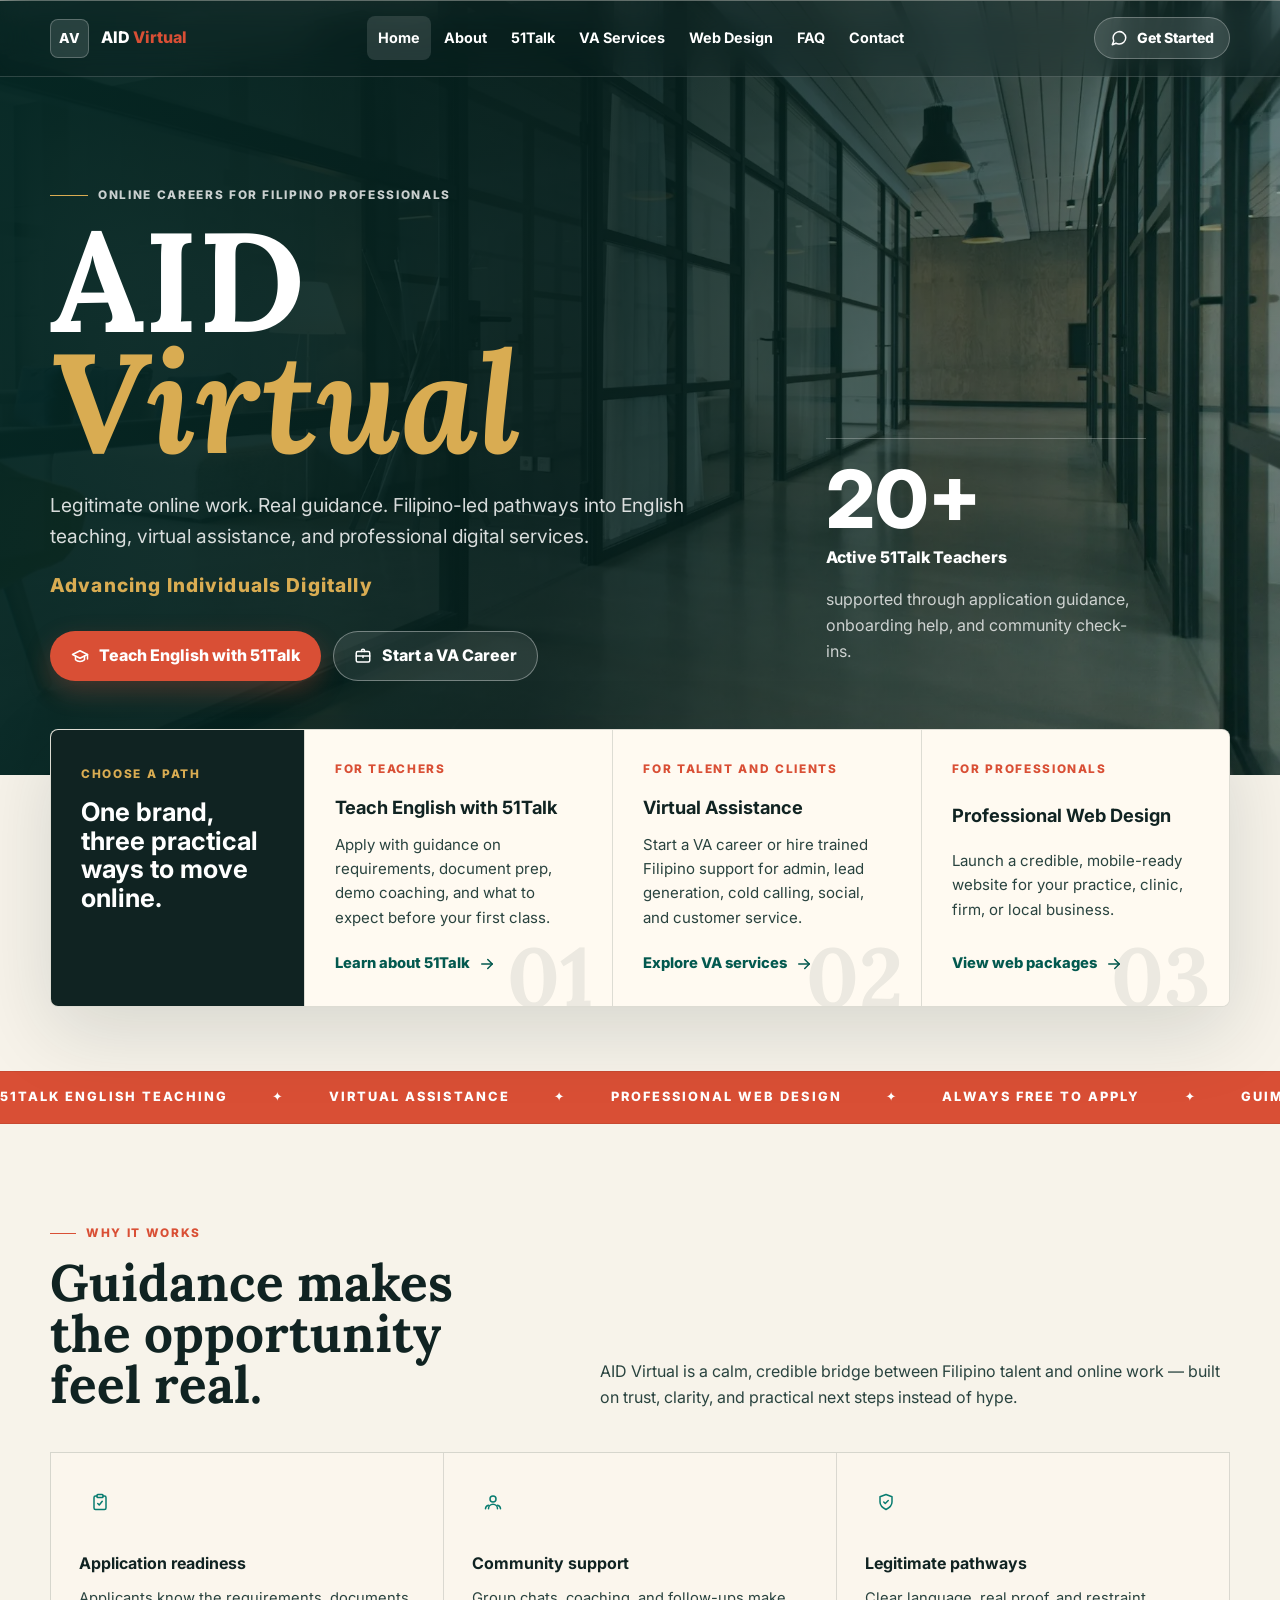
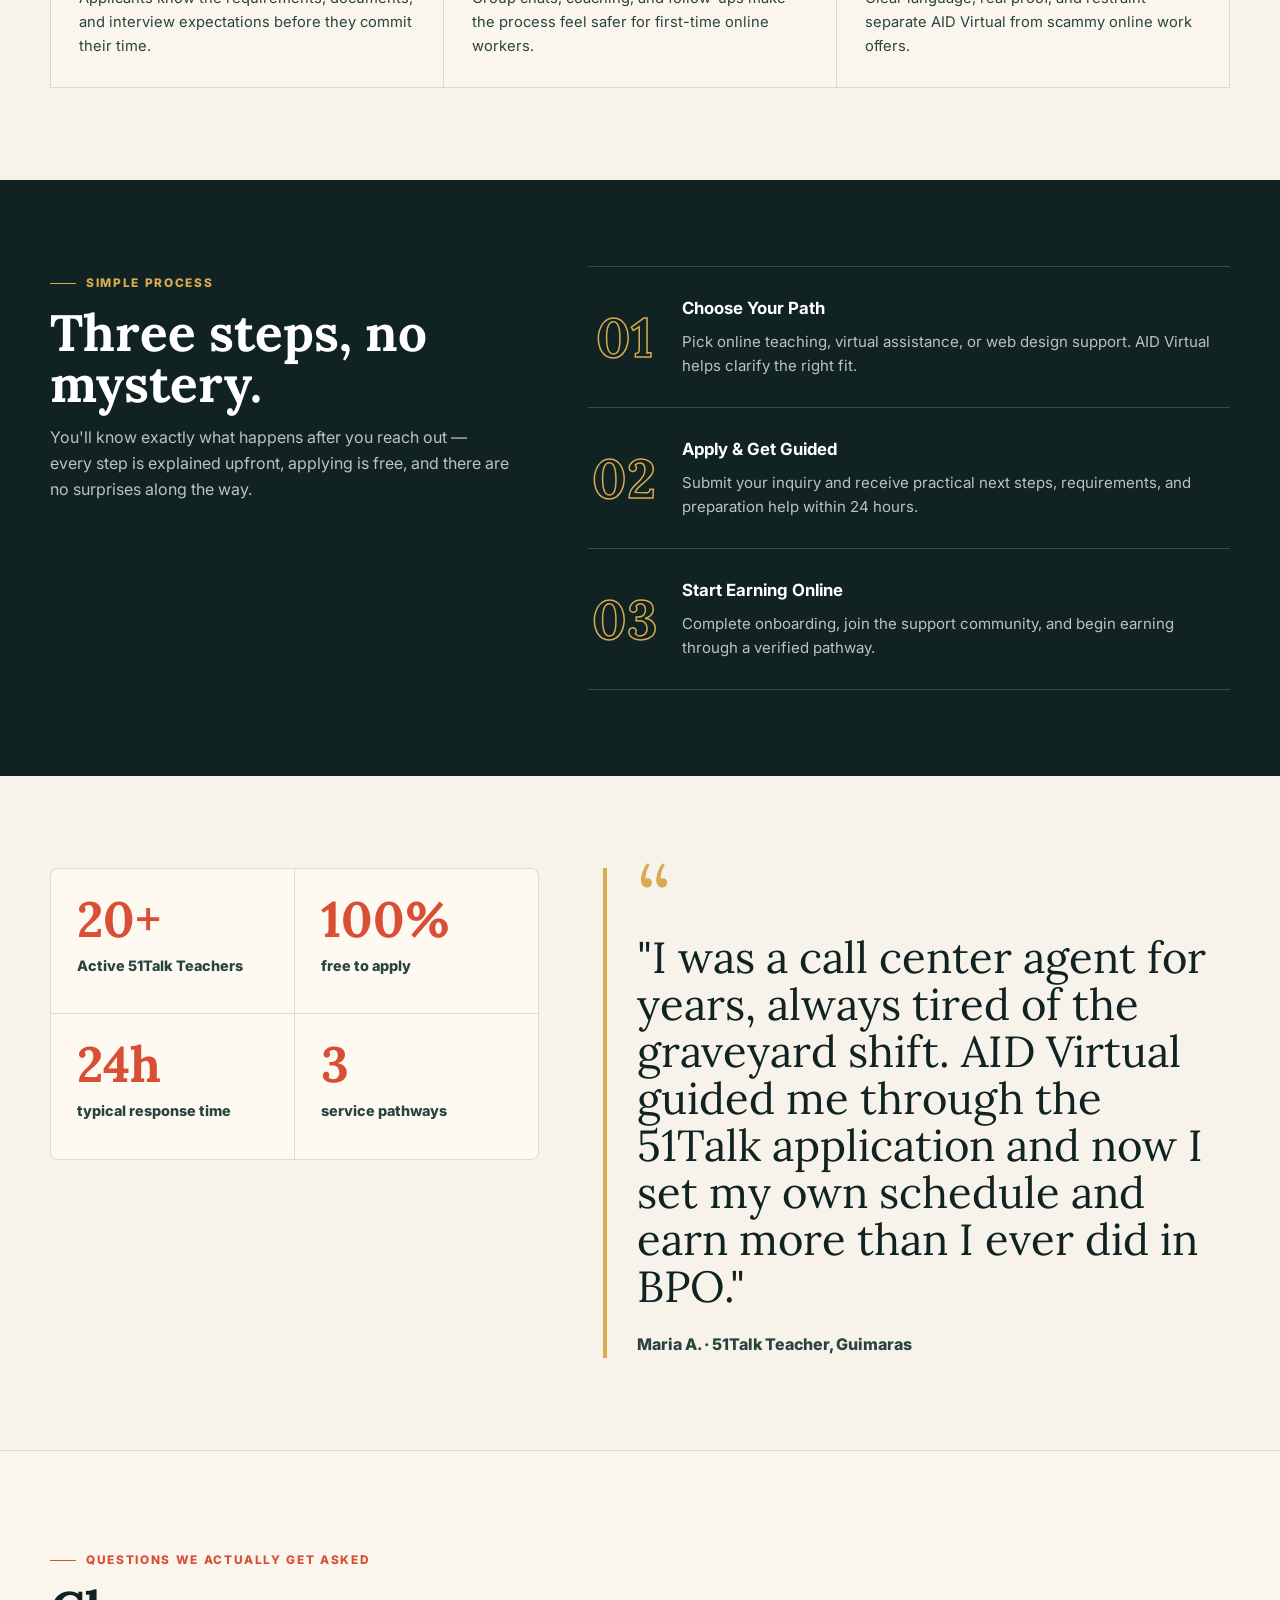
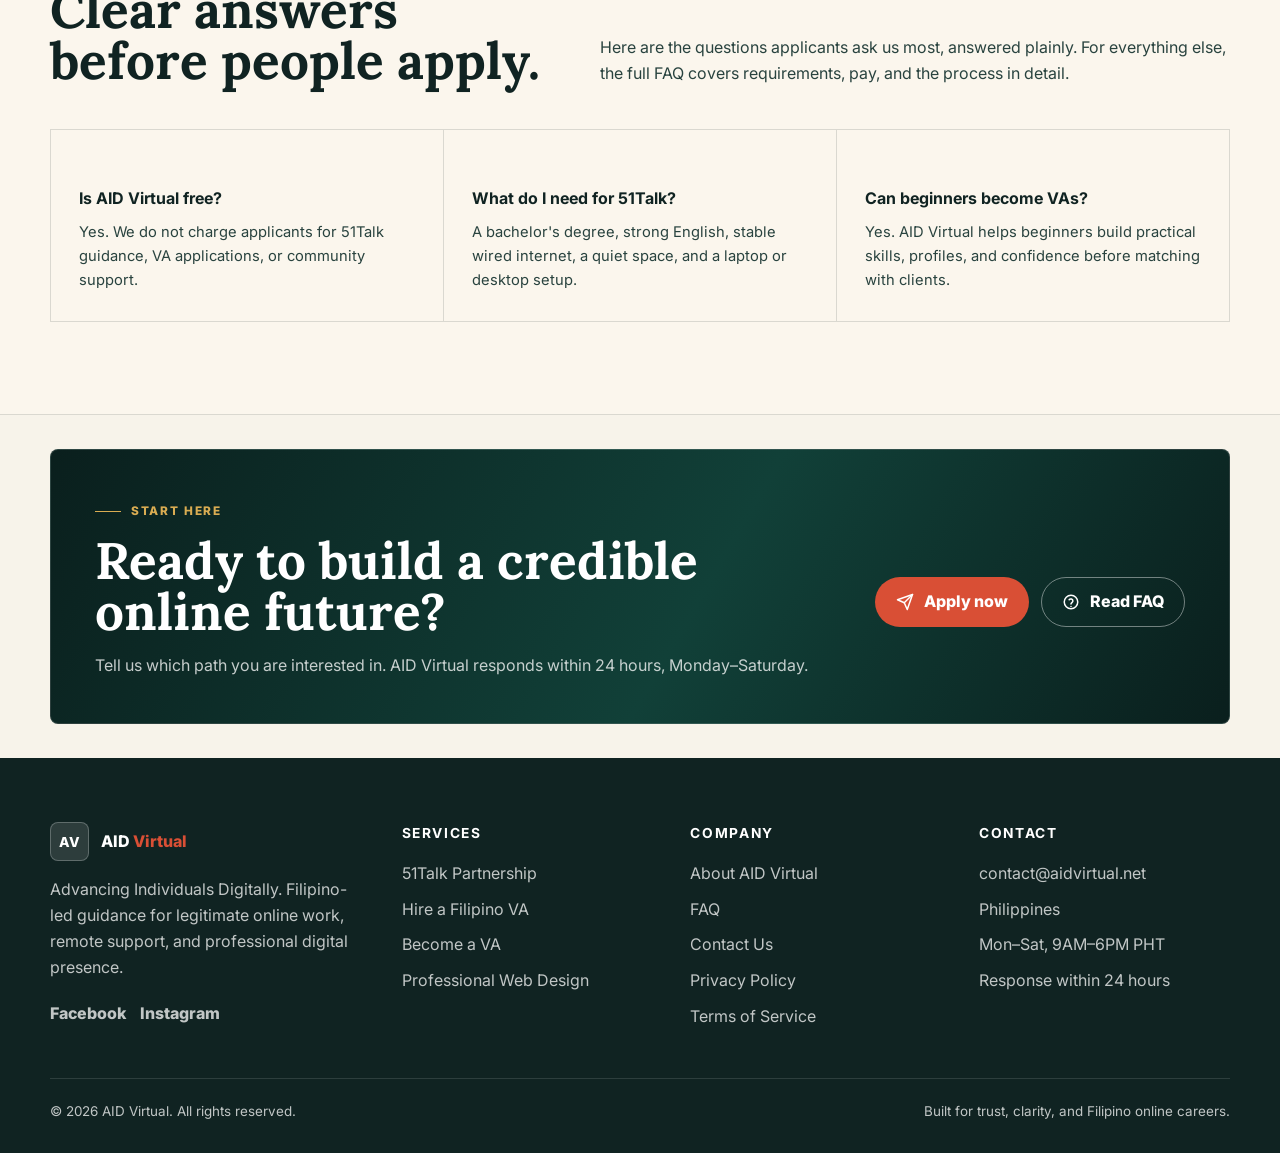
<file: index.html>
<!DOCTYPE html>
<html lang="en">
<head>
  <meta charset="UTF-8" />
  <meta name="viewport" content="width=device-width, initial-scale=1.0" />
  <title>AID Virtual — Online Work for Filipino Professionals</title>
  <meta name="description" content="AID Virtual helps Filipinos access legitimate online income through 51Talk English teaching, VA careers, and professional web services. Always free to apply. Guimaras-based." />
  <link rel="canonical" href="https://aidvirtual.net/" />
  <meta property="og:title" content="AID Virtual — Online Work for Filipino Professionals" />
  <meta property="og:description" content="AID Virtual helps Filipinos access legitimate online income through 51Talk English teaching, VA careers, and professional web services. Always free to apply. Guimaras-based." />
  <meta property="og:image" content="https://aidvirtual.net/assets/images/og-image.jpg" />
  <meta property="og:url" content="https://aidvirtual.net/" />
  <meta property="og:type" content="website" />
  <meta name="twitter:card" content="summary_large_image" />
  <meta name="twitter:title" content="AID Virtual — Online Work for Filipino Professionals" />
  <meta name="twitter:description" content="AID Virtual helps Filipinos access legitimate online income through 51Talk English teaching, VA careers, and professional web services. Always free to apply. Guimaras-based." />
  <link rel="icon" type="image/svg+xml" href="data:image/svg+xml,%3Csvg xmlns='http://www.w3.org/2000/svg' viewBox='0 0 100 100'%3E%3Crect width='100' height='100' rx='16' fill='%23083531'/%3E%3Ctext x='50' y='60' text-anchor='middle' font-family='Arial' font-size='38' font-weight='700' fill='white'%3EAV%3C/text%3E%3C/svg%3E" />
  <link rel="preconnect" href="https://fonts.googleapis.com" />
  <link rel="preconnect" href="https://fonts.gstatic.com" crossorigin />
  <link rel="stylesheet" href="https://fonts.googleapis.com/css2?family=Inter:wght@400;500;600;700;800&family=Lora:ital,wght@0,600;0,700;1,600;1,700&display=swap" />
  <link rel="stylesheet" href="assets/css/style.css" />
  <script type="application/ld+json">
  {
    "@context": "https://schema.org",
    "@type": "Organization",
    "name": "AID Virtual",
    "url": "https://aidvirtual.net",
    "logo": "https://aidvirtual.net/assets/images/og-image.jpg",
    "description": "AID Virtual helps Filipino professionals access legitimate online income through 51Talk English teaching, VA careers, and professional web services.",
    "contactPoint": {
      "@type": "ContactPoint",
      "contactType": "customer support",
      "email": "contact@aidvirtual.net"
    },
    "sameAs": [
      "https://www.facebook.com/aidvirtual",
      "https://www.instagram.com/aidvirtual"
    ]
  }
  </script>
  <script src="assets/js/main.js" defer></script>

</head>
<body class="page-index home">

    <a class="skip-link" href="#main">Skip to content</a>
    <header class="site-header" data-header>
      <nav class="nav" aria-label="Main navigation">
        <a class="brand" href="index.html" aria-label="AID Virtual home">
          <span class="brand-mark">AV</span>
          <span class="brand-text">AID <span>Virtual</span></span>
        </a>
        <button class="nav-toggle" type="button" aria-label="Open menu" aria-expanded="false" aria-controls="site-menu" data-nav-toggle>
          <span></span><span></span><span></span>
        </button>
        <div class="nav-menu" id="site-menu" data-nav-menu>
          <a href="index.html" aria-current="page" class="active">Home</a><a href="about.html">About</a><a href="51talk.html">51Talk</a><a href="virtual-assistance.html">VA Services</a><a href="web-design.html">Web Design</a><a href="faq.html">FAQ</a><a href="contact.html">Contact</a>
        </div>
        <a class="header-cta" href="contact.html">
          <span data-lucide="message-circle"></span>
          Get Started
        </a>
      </nav>
    </header>
<main id="main">

  <section class="home-hero">
    <div class="shell home-hero-inner">
      <div class="hero-copy-block">
        <span class="eyebrow-line">Online careers for Filipino professionals</span>
        <h1>AID<br /><em>Virtual</em></h1>
        <p>Legitimate online work. Real guidance. Filipino-led pathways into English teaching, virtual assistance, and professional digital services.</p>
        <p class="tagline">Advancing Individuals Digitally</p>
        <div class="hero-actions">
          <a class="button button-primary" href="51talk.html"><span class="icon" data-lucide="graduation-cap"></span> Teach English with 51Talk</a>
          <a class="button button-secondary" href="virtual-assistance.html#apply"><span class="icon" data-lucide="briefcase-business"></span> Start a VA Career</a>
        </div>
      </div>
      <aside class="hero-proof" aria-label="AID Virtual proof points">
        <strong>20+</strong>
        <span>Active 51Talk Teachers</span>
        <p>supported through application guidance, onboarding help, and community check-ins.</p>
      </aside>
    </div>
  </section>

  <section class="pathways shell" aria-label="Choose your pathway">
    <div class="pathway-intro">
      <span>Choose a path</span>
      <h2>One brand, three practical ways to move online.</h2>
    </div>
    <a class="path-card" href="51talk.html">
      <span class="path-label">For teachers</span>
      <h3>Teach English with 51Talk</h3>
      <p>Apply with guidance on requirements, document prep, demo coaching, and what to expect before your first class.</p>
      <span class="path-link">Learn about 51Talk <span class="icon" data-lucide="arrow-right"></span></span>
    </a>
    <a class="path-card" href="virtual-assistance.html">
      <span class="path-label">For talent and clients</span>
      <h3>Virtual Assistance</h3>
      <p>Start a VA career or hire trained Filipino support for admin, lead generation, cold calling, social, and customer service.</p>
      <span class="path-link">Explore VA services <span class="icon" data-lucide="arrow-right"></span></span>
    </a>
    <a class="path-card" href="web-design.html">
      <span class="path-label">For professionals</span>
      <h3>Professional Web Design</h3>
      <p>Launch a credible, mobile-ready website for your practice, clinic, firm, or local business.</p>
      <span class="path-link">View web packages <span class="icon" data-lucide="arrow-right"></span></span>
    </a>
  </section>

  <div class="marquee" aria-hidden="true">
    <div class="marquee-track">
      <span>51Talk English Teaching</span><span>✦</span><span>Virtual Assistance</span><span>✦</span><span>Professional Web Design</span><span>✦</span><span>Always Free to Apply</span><span>✦</span><span>Guimaras-Based</span><span>✦</span><span>Replies Within 24 Hours</span><span>✦</span>
      <span>51Talk English Teaching</span><span>✦</span><span>Virtual Assistance</span><span>✦</span><span>Professional Web Design</span><span>✦</span><span>Always Free to Apply</span><span>✦</span><span>Guimaras-Based</span><span>✦</span><span>Replies Within 24 Hours</span><span>✦</span>
    </div>
  </div>

  <section class="section">
    <div class="shell">

    <div class="section-header">
      <div>
        <span class="kicker">Why it works</span>
        <h2>Guidance makes the opportunity feel real.</h2>
      </div>
      <p>AID Virtual is a calm, credible bridge between Filipino talent and online work — built on trust, clarity, and practical next steps instead of hype.</p>
    </div>
      <div class="support-grid">

    <article class="card">
      <span class="card-icon"><span class="icon" data-lucide="clipboard-check"></span></span>
      <h3>Application readiness</h3>
      <p>Applicants know the requirements, documents, and interview expectations before they commit their time.</p>
    </article>

    <article class="card">
      <span class="card-icon"><span class="icon" data-lucide="users-round"></span></span>
      <h3>Community support</h3>
      <p>Group chats, coaching, and follow-ups make the process feel safer for first-time online workers.</p>
    </article>

    <article class="card">
      <span class="card-icon"><span class="icon" data-lucide="shield-check"></span></span>
      <h3>Legitimate pathways</h3>
      <p>Clear language, real proof, and restraint separate AID Virtual from scammy online work offers.</p>
    </article>
      </div>
    </div>
  </section>

  <section class="process-band">
    <div class="shell process-layout">
      <div>
        <span class="kicker gold">Simple process</span>
        <h2>Three steps, no mystery.</h2>
        <p>You'll know exactly what happens after you reach out — every step is explained upfront, applying is free, and there are no surprises along the way.</p>
      </div>
      <div class="steps">
        <article><span>01</span><div><h3>Choose Your Path</h3><p>Pick online teaching, virtual assistance, or web design support. AID Virtual helps clarify the right fit.</p></div></article>
        <article><span>02</span><div><h3>Apply & Get Guided</h3><p>Submit your inquiry and receive practical next steps, requirements, and preparation help within 24 hours.</p></div></article>
        <article><span>03</span><div><h3>Start Earning Online</h3><p>Complete onboarding, join the support community, and begin earning through a verified pathway.</p></div></article>
      </div>
    </div>
  </section>

  <section class="section">
    <div class="shell quote-layout">
      <div class="metric-panel">
        <div><strong>20+</strong><span>Active 51Talk Teachers</span></div>
        <div><strong>100%</strong><span>free to apply</span></div>
        <div><strong>24h</strong><span>typical response time</span></div>
        <div><strong>3</strong><span>service pathways</span></div>
      </div>
      <div class="quote-card">
        <blockquote>"I was a call center agent for years, always tired of the graveyard shift. AID Virtual guided me through the 51Talk application and now I set my own schedule and earn more than I ever did in BPO."</blockquote>
        <p>Maria A. · 51Talk Teacher, Guimaras</p>
      </div>
    </div>
  </section>

  <section class="section section-soft">
    <div class="shell">

    <div class="section-header">
      <div>
        <span class="kicker">Questions we actually get asked</span>
        <h2>Clear answers before people apply.</h2>
      </div>
      <p>Here are the questions applicants ask us most, answered plainly. For everything else, the full FAQ covers requirements, pay, and the process in detail.</p>
    </div>
      <div class="faq-preview-grid">
        <article><h3>Is AID Virtual free?</h3><p>Yes. We do not charge applicants for 51Talk guidance, VA applications, or community support.</p></article>
        <article><h3>What do I need for 51Talk?</h3><p>A bachelor's degree, strong English, stable wired internet, a quiet space, and a laptop or desktop setup.</p></article>
        <article><h3>Can beginners become VAs?</h3><p>Yes. AID Virtual helps beginners build practical skills, profiles, and confidence before matching with clients.</p></article>
      </div>
    </div>
  </section>

  <section class="cta shell">
    <div>
      <span class="kicker">Start here</span>
      <h2>Ready to build a credible online future?</h2>
      <p>Tell us which path you are interested in. AID Virtual responds within 24 hours, Monday–Saturday.</p>
    </div>
    <div class="cta-actions">
      <a class="button button-dark" href="contact.html"><span class="icon" data-lucide="send"></span> Apply now</a>
      <a class="button button-light" href="faq.html"><span class="icon" data-lucide="circle-help"></span> Read FAQ</a>
    </div>
  </section>
</main>

    <footer class="footer">
      <div class="footer-inner">
        <div class="footer-brand">
          <a class="brand brand-footer" href="index.html" aria-label="AID Virtual home">
            <span class="brand-mark">AV</span>
            <span class="brand-text">AID <span>Virtual</span></span>
          </a>
          <p>Advancing Individuals Digitally. Filipino-led guidance for legitimate online work, remote support, and professional digital presence.</p>
          <div class="social-row" aria-label="Social links">
            <a href="https://www.facebook.com/aidvirtual" target="_blank" rel="noopener">Facebook</a>
            <a href="https://www.instagram.com/aidvirtual" target="_blank" rel="noopener">Instagram</a>
          </div>
        </div>
        <div>
          <h2>Services</h2>
          <ul>
            <li><a href="51talk.html">51Talk Partnership</a></li><li><a href="virtual-assistance.html#hire">Hire a Filipino VA</a></li><li><a href="virtual-assistance.html#apply">Become a VA</a></li><li><a href="web-design.html">Professional Web Design</a></li>
          </ul>
        </div>
        <div>
          <h2>Company</h2>
          <ul>
            <li><a href="about.html">About AID Virtual</a></li>
            <li><a href="faq.html">FAQ</a></li>
            <li><a href="contact.html">Contact Us</a></li>
            <li><a href="privacy-policy.html">Privacy Policy</a></li>
            <li><a href="terms.html">Terms of Service</a></li>
          </ul>
        </div>
        <div>
          <h2>Contact</h2>
          <ul class="contact-list">
            <li><a href="mailto:contact@aidvirtual.net">contact@aidvirtual.net</a></li>
            <li>Philippines</li>
            <li>Mon–Sat, 9AM–6PM PHT</li>
            <li>Response within 24 hours</li>
          </ul>
        </div>
      </div>
      <div class="footer-bottom">
        <span>© 2026 AID Virtual. All rights reserved.</span>
        <span>Built for trust, clarity, and Filipino online careers.</span>
      </div>
    </footer>
</body>
</html>
</file>
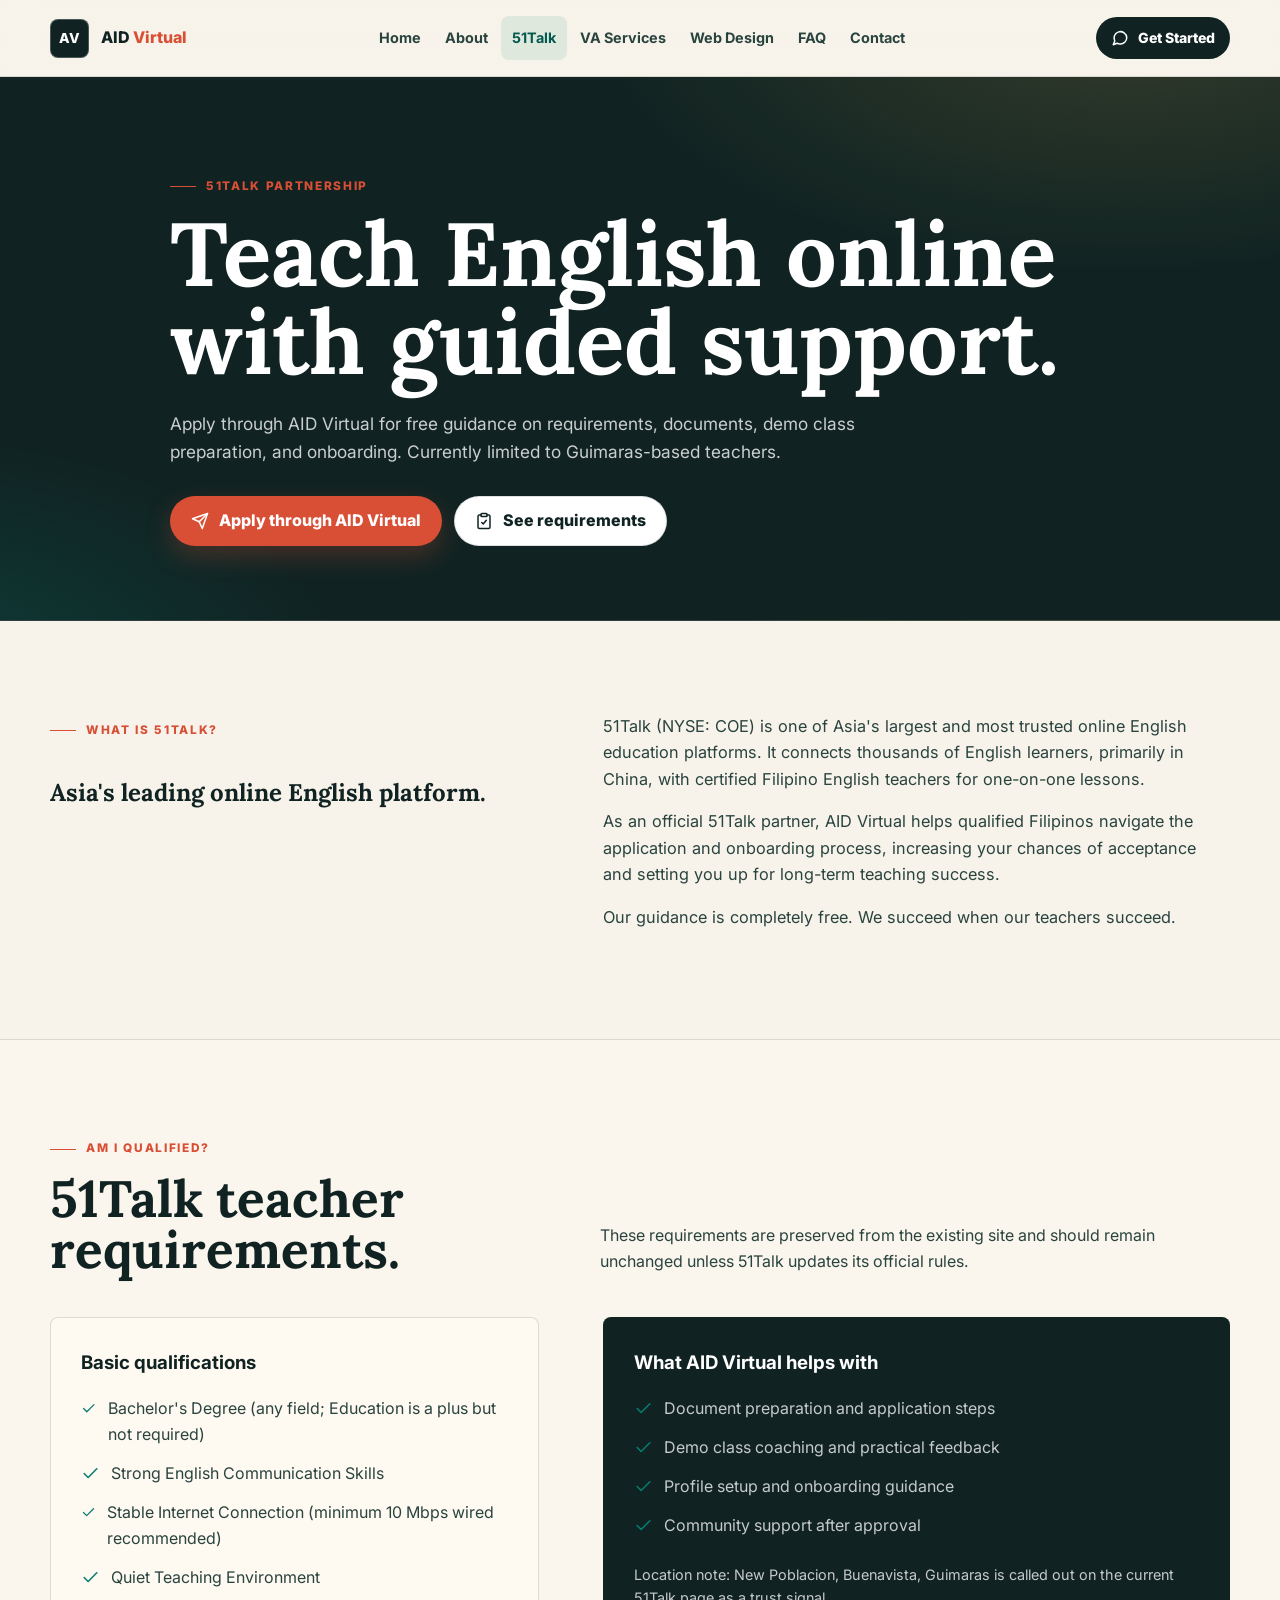
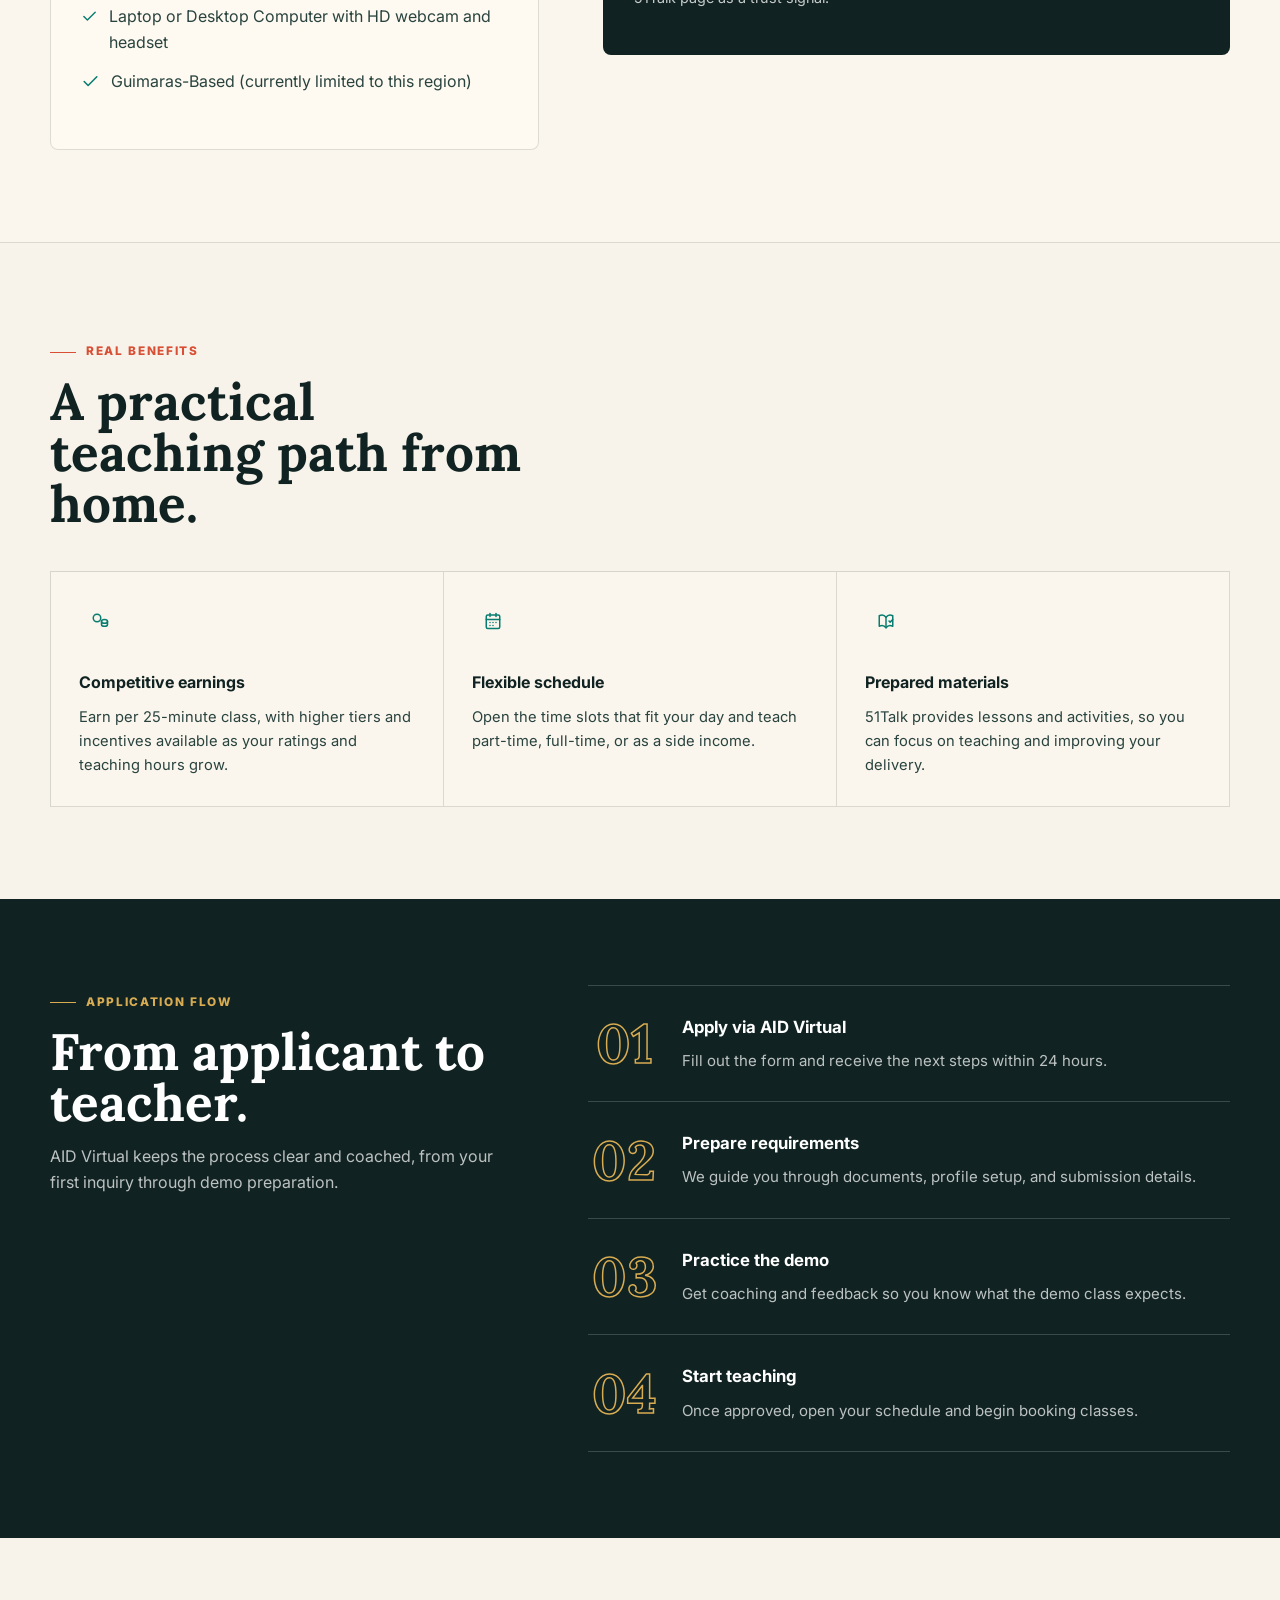
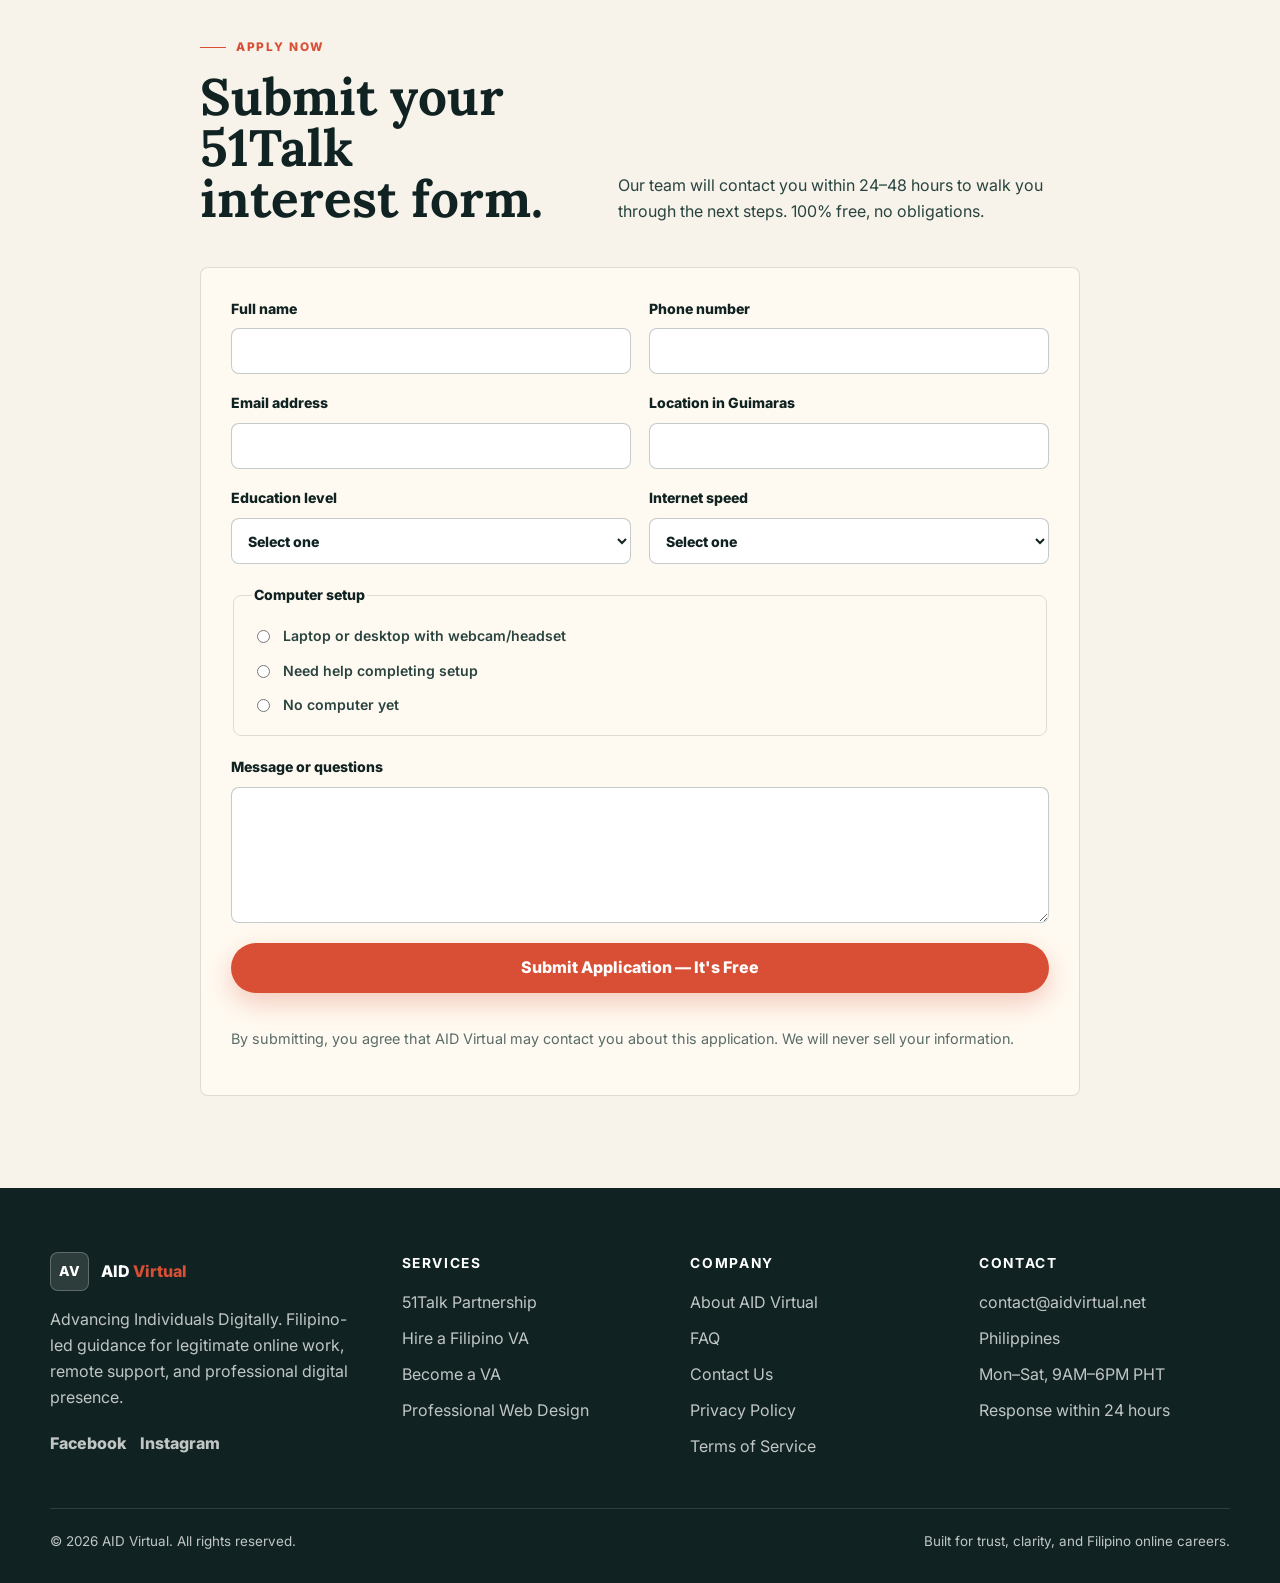
<file: 51talk.html>
<!DOCTYPE html>
<html lang="en">
<head>
  <meta charset="UTF-8" />
  <meta name="viewport" content="width=device-width, initial-scale=1.0" />
  <title>Teach English Online with 51Talk — AID Virtual Partner</title>
  <meta name="description" content="Apply through AID Virtual to teach on 51Talk. Requirements, pay details, and free application guidance for Guimaras-based teachers." />
  <link rel="canonical" href="https://aidvirtual.net/51talk.html" />
  <meta property="og:title" content="Teach English Online with 51Talk — AID Virtual Partner" />
  <meta property="og:description" content="Apply through AID Virtual to teach on 51Talk. Requirements, pay details, and free application guidance for Guimaras-based teachers." />
  <meta property="og:image" content="https://aidvirtual.net/assets/images/og-image.jpg" />
  <meta property="og:url" content="https://aidvirtual.net/51talk.html" />
  <meta property="og:type" content="website" />
  <meta name="twitter:card" content="summary_large_image" />
  <meta name="twitter:title" content="Teach English Online with 51Talk — AID Virtual Partner" />
  <meta name="twitter:description" content="Apply through AID Virtual to teach on 51Talk. Requirements, pay details, and free application guidance for Guimaras-based teachers." />
  <link rel="icon" type="image/svg+xml" href="data:image/svg+xml,%3Csvg xmlns='http://www.w3.org/2000/svg' viewBox='0 0 100 100'%3E%3Crect width='100' height='100' rx='16' fill='%23083531'/%3E%3Ctext x='50' y='60' text-anchor='middle' font-family='Arial' font-size='38' font-weight='700' fill='white'%3EAV%3C/text%3E%3C/svg%3E" />
  <link rel="preconnect" href="https://fonts.googleapis.com" />
  <link rel="preconnect" href="https://fonts.gstatic.com" crossorigin />
  <link rel="stylesheet" href="https://fonts.googleapis.com/css2?family=Inter:wght@400;500;600;700;800&family=Lora:ital,wght@0,600;0,700;1,600;1,700&display=swap" />
  <link rel="stylesheet" href="assets/css/style.css" />

  <script src="assets/js/main.js" defer></script>

</head>
<body class="page-51talk">

    <a class="skip-link" href="#main">Skip to content</a>
    <header class="site-header" data-header>
      <nav class="nav" aria-label="Main navigation">
        <a class="brand" href="index.html" aria-label="AID Virtual home">
          <span class="brand-mark">AV</span>
          <span class="brand-text">AID <span>Virtual</span></span>
        </a>
        <button class="nav-toggle" type="button" aria-label="Open menu" aria-expanded="false" aria-controls="site-menu" data-nav-toggle>
          <span></span><span></span><span></span>
        </button>
        <div class="nav-menu" id="site-menu" data-nav-menu>
          <a href="index.html">Home</a><a href="about.html">About</a><a href="51talk.html" aria-current="page" class="active">51Talk</a><a href="virtual-assistance.html">VA Services</a><a href="web-design.html">Web Design</a><a href="faq.html">FAQ</a><a href="contact.html">Contact</a>
        </div>
        <a class="header-cta" href="contact.html">
          <span data-lucide="message-circle"></span>
          Get Started
        </a>
      </nav>
    </header>
<main id="main">


  <section class="page-hero">
    <div class="shell page-hero-inner">
      <span class="kicker">51Talk Partnership</span>
      <h1>Teach English online with guided support.</h1>
      <p>Apply through AID Virtual for free guidance on requirements, documents, demo class preparation, and onboarding. Currently limited to Guimaras-based teachers.</p>
      <div class="hero-actions"><a class="button button-primary" href="#apply"><span class="icon" data-lucide="send"></span> Apply through AID Virtual</a><a class="button button-light" href="#requirements"><span class="icon" data-lucide="clipboard-check"></span> See requirements</a></div>
    </div>
  </section>

  <section class="section">
    <div class="shell split-layout">
      <div>
        <span class="kicker">What is 51Talk?</span>
        <h2>Asia's leading online English platform.</h2>
      </div>
      <div class="prose">
        <p>51Talk (NYSE: COE) is one of Asia's largest and most trusted online English education platforms. It connects thousands of English learners, primarily in China, with certified Filipino English teachers for one-on-one lessons.</p>
        <p>As an official 51Talk partner, AID Virtual helps qualified Filipinos navigate the application and onboarding process, increasing your chances of acceptance and setting you up for long-term teaching success.</p>
        <p>Our guidance is completely free. We succeed when our teachers succeed.</p>
      </div>
    </div>
  </section>

  <section class="section section-soft" id="requirements">
    <div class="shell">

    <div class="section-header">
      <div>
        <span class="kicker">Am I qualified?</span>
        <h2>51Talk teacher requirements.</h2>
      </div>
      <p>These requirements are preserved from the existing site and should remain unchanged unless 51Talk updates its official rules.</p>
    </div>
      <div class="two-grid">
        <div class="panel">
          <h3>Basic qualifications</h3>
          <ul class="feature-list"><li><span class="icon" data-lucide="check"></span><span>Bachelor's Degree (any field; Education is a plus but not required)</span></li><li><span class="icon" data-lucide="check"></span><span>Strong English Communication Skills</span></li><li><span class="icon" data-lucide="check"></span><span>Stable Internet Connection (minimum 10 Mbps wired recommended)</span></li><li><span class="icon" data-lucide="check"></span><span>Quiet Teaching Environment</span></li><li><span class="icon" data-lucide="check"></span><span>Laptop or Desktop Computer with HD webcam and headset</span></li><li><span class="icon" data-lucide="check"></span><span>Guimaras-Based (currently limited to this region)</span></li></ul>
        </div>
        <div class="panel panel-dark">
          <h3>What AID Virtual helps with</h3>
          <ul class="feature-list"><li><span class="icon" data-lucide="check"></span><span>Document preparation and application steps</span></li><li><span class="icon" data-lucide="check"></span><span>Demo class coaching and practical feedback</span></li><li><span class="icon" data-lucide="check"></span><span>Profile setup and onboarding guidance</span></li><li><span class="icon" data-lucide="check"></span><span>Community support after approval</span></li></ul>
          <p class="panel-note">Location note: New Poblacion, Buenavista, Guimaras is called out on the current 51Talk page as a trust signal.</p>
        </div>
      </div>
    </div>
  </section>

  <section class="section">
    <div class="shell">

    <div class="section-header">
      <div>
        <span class="kicker">Real benefits</span>
        <h2>A practical teaching path from home.</h2>
      </div>

    </div>
      <div class="three-grid">

    <article class="card">
      <span class="card-icon"><span class="icon" data-lucide="coins"></span></span>
      <h3>Competitive earnings</h3>
      <p>Earn per 25-minute class, with higher tiers and incentives available as your ratings and teaching hours grow.</p>
    </article>

    <article class="card">
      <span class="card-icon"><span class="icon" data-lucide="calendar-days"></span></span>
      <h3>Flexible schedule</h3>
      <p>Open the time slots that fit your day and teach part-time, full-time, or as a side income.</p>
    </article>

    <article class="card">
      <span class="card-icon"><span class="icon" data-lucide="book-open-check"></span></span>
      <h3>Prepared materials</h3>
      <p>51Talk provides lessons and activities, so you can focus on teaching and improving your delivery.</p>
    </article>
      </div>
    </div>
  </section>

  <section class="process-band">
    <div class="shell process-layout">
      <div>
        <span class="kicker gold">Application flow</span>
        <h2>From applicant to teacher.</h2>
        <p>AID Virtual keeps the process clear and coached, from your first inquiry through demo preparation.</p>
      </div>
      <div class="steps">
        <article><span>01</span><div><h3>Apply via AID Virtual</h3><p>Fill out the form and receive the next steps within 24 hours.</p></div></article>
        <article><span>02</span><div><h3>Prepare requirements</h3><p>We guide you through documents, profile setup, and submission details.</p></div></article>
        <article><span>03</span><div><h3>Practice the demo</h3><p>Get coaching and feedback so you know what the demo class expects.</p></div></article>
        <article><span>04</span><div><h3>Start teaching</h3><p>Once approved, open your schedule and begin booking classes.</p></div></article>
      </div>
    </div>
  </section>

  <section class="section" id="apply">
    <div class="shell narrow">

    <div class="section-header">
      <div>
        <span class="kicker">Apply now</span>
        <h2>Submit your 51Talk interest form.</h2>
      </div>
      <p>Our team will contact you within 24–48 hours to walk you through the next steps. 100% free, no obligations.</p>
    </div>
      <div id="form-success" class="form-message success" hidden>
        <h3>Application received.</h3>
        <p>Thank you for applying. Our team will contact you within 24–48 hours. Check your inbox and spam folder for a confirmation.</p>
      </div>
      <form id="apply-form" class="form-card" novalidate>
        <div class="form-grid">
          <label>Full name <input name="name" required autocomplete="name" /></label>
          <label>Phone number <input name="phone" type="tel" required autocomplete="tel" /></label>
          <label>Email address <input type="email" name="email" required autocomplete="email" /></label>
          <label>Location in Guimaras <input name="location" required /></label>
          <label>Education level
            <select name="education" required>
              <option value="">Select one</option>
              <option>Bachelor's degree completed</option>
              <option>College level / ongoing</option>
              <option>Other</option>
            </select>
          </label>
          <label>Internet speed
            <select name="internet" required>
              <option value="">Select one</option>
              <option>10 Mbps or higher wired connection</option>
              <option>Below 10 Mbps / wireless only</option>
              <option>Not sure yet</option>
            </select>
          </label>
        </div>
        <fieldset>
          <legend>Computer setup</legend>
          <label><input type="radio" name="computer" value="Laptop or desktop with webcam/headset" /> Laptop or desktop with webcam/headset</label>
          <label><input type="radio" name="computer" value="Need help completing setup" /> Need help completing setup</label>
          <label><input type="radio" name="computer" value="No computer yet" /> No computer yet</label>
        </fieldset>
        <label>Message or questions <textarea name="message" rows="5"></textarea></label>
        <div id="form-error" class="form-message error" hidden></div>
        <button class="button button-primary full" id="submit-btn" type="submit"><span id="submit-text">Submit Application — It's Free</span><span id="submit-loading" hidden>Submitting...</span></button>
        <p class="form-note">By submitting, you agree that AID Virtual may contact you about this application. We will never sell your information.</p>
      </form>
    </div>
  </section>
</main>

    <footer class="footer">
      <div class="footer-inner">
        <div class="footer-brand">
          <a class="brand brand-footer" href="index.html" aria-label="AID Virtual home">
            <span class="brand-mark">AV</span>
            <span class="brand-text">AID <span>Virtual</span></span>
          </a>
          <p>Advancing Individuals Digitally. Filipino-led guidance for legitimate online work, remote support, and professional digital presence.</p>
          <div class="social-row" aria-label="Social links">
            <a href="https://www.facebook.com/aidvirtual" target="_blank" rel="noopener">Facebook</a>
            <a href="https://www.instagram.com/aidvirtual" target="_blank" rel="noopener">Instagram</a>
          </div>
        </div>
        <div>
          <h2>Services</h2>
          <ul>
            <li><a href="51talk.html">51Talk Partnership</a></li><li><a href="virtual-assistance.html#hire">Hire a Filipino VA</a></li><li><a href="virtual-assistance.html#apply">Become a VA</a></li><li><a href="web-design.html">Professional Web Design</a></li>
          </ul>
        </div>
        <div>
          <h2>Company</h2>
          <ul>
            <li><a href="about.html">About AID Virtual</a></li>
            <li><a href="faq.html">FAQ</a></li>
            <li><a href="contact.html">Contact Us</a></li>
            <li><a href="privacy-policy.html">Privacy Policy</a></li>
            <li><a href="terms.html">Terms of Service</a></li>
          </ul>
        </div>
        <div>
          <h2>Contact</h2>
          <ul class="contact-list">
            <li><a href="mailto:contact@aidvirtual.net">contact@aidvirtual.net</a></li>
            <li>Philippines</li>
            <li>Mon–Sat, 9AM–6PM PHT</li>
            <li>Response within 24 hours</li>
          </ul>
        </div>
      </div>
      <div class="footer-bottom">
        <span>© 2026 AID Virtual. All rights reserved.</span>
        <span>Built for trust, clarity, and Filipino online careers.</span>
      </div>
    </footer>
</body>
</html>
</file>
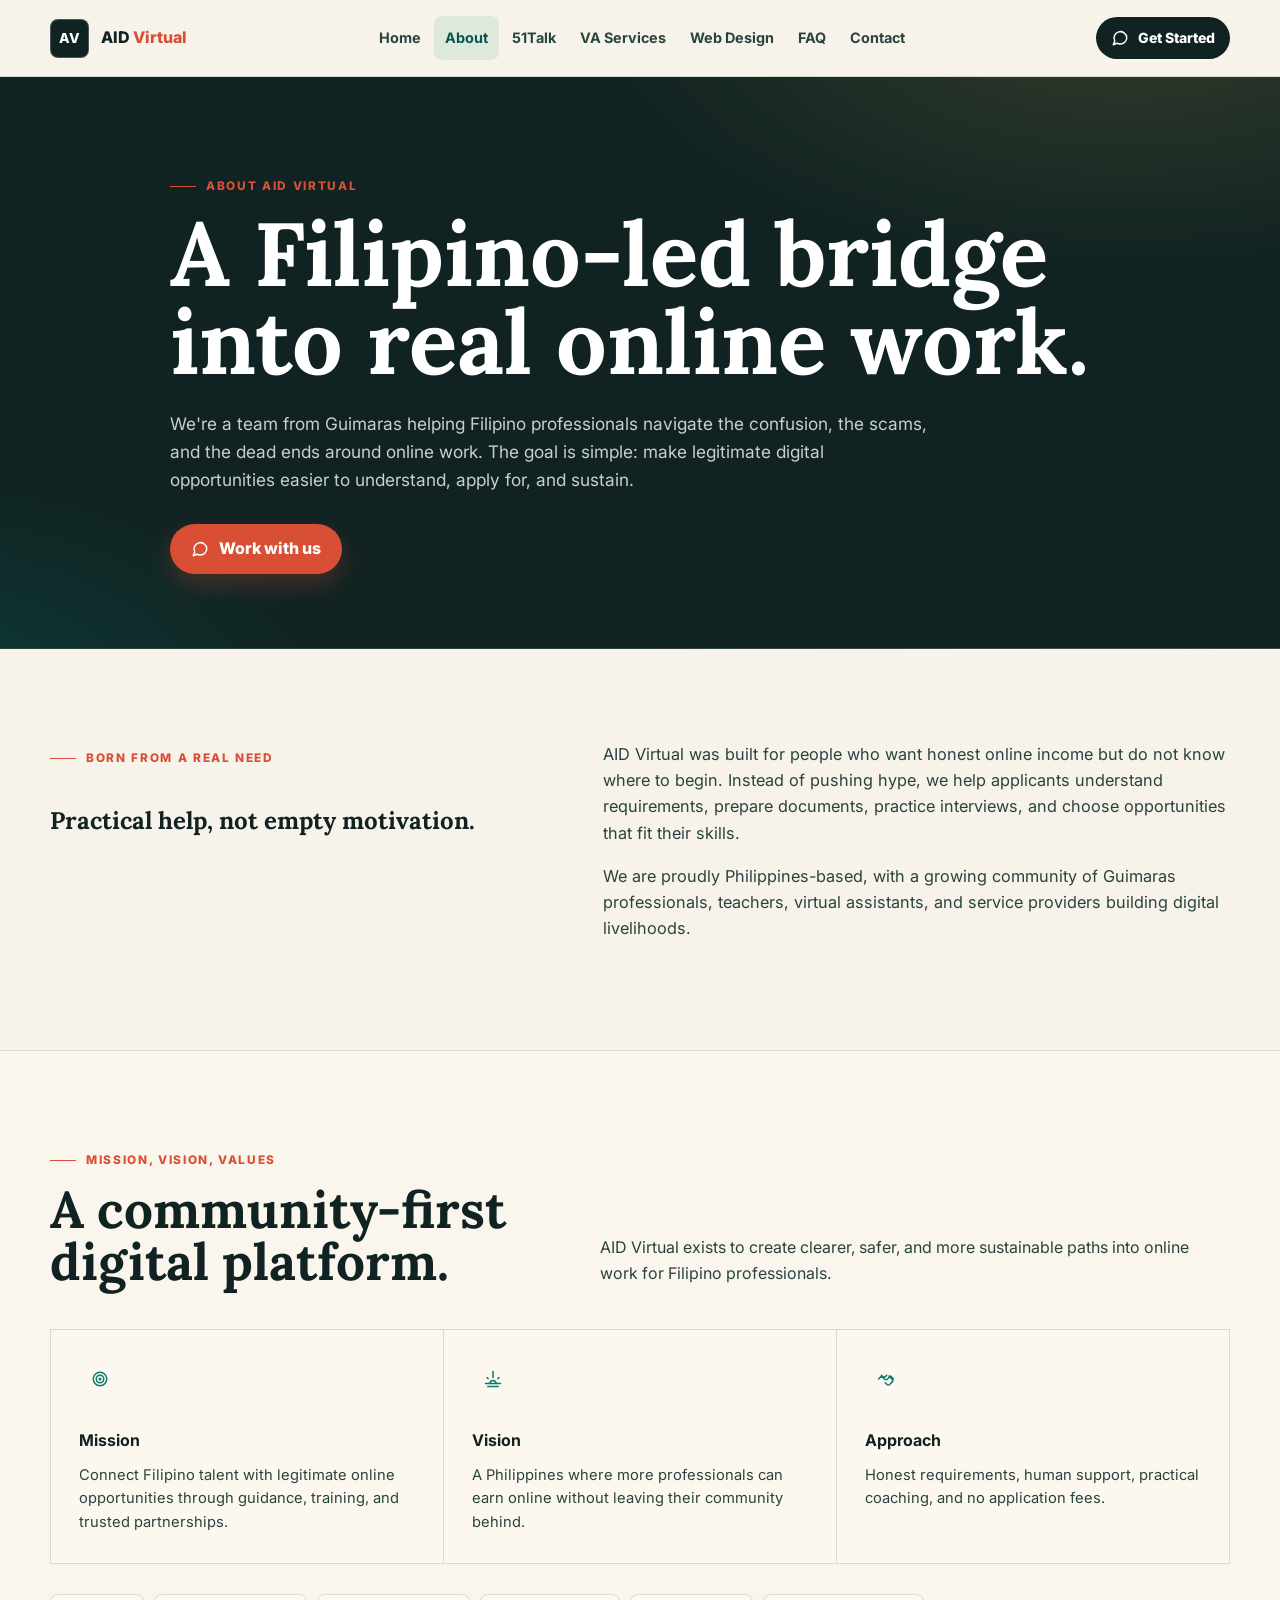
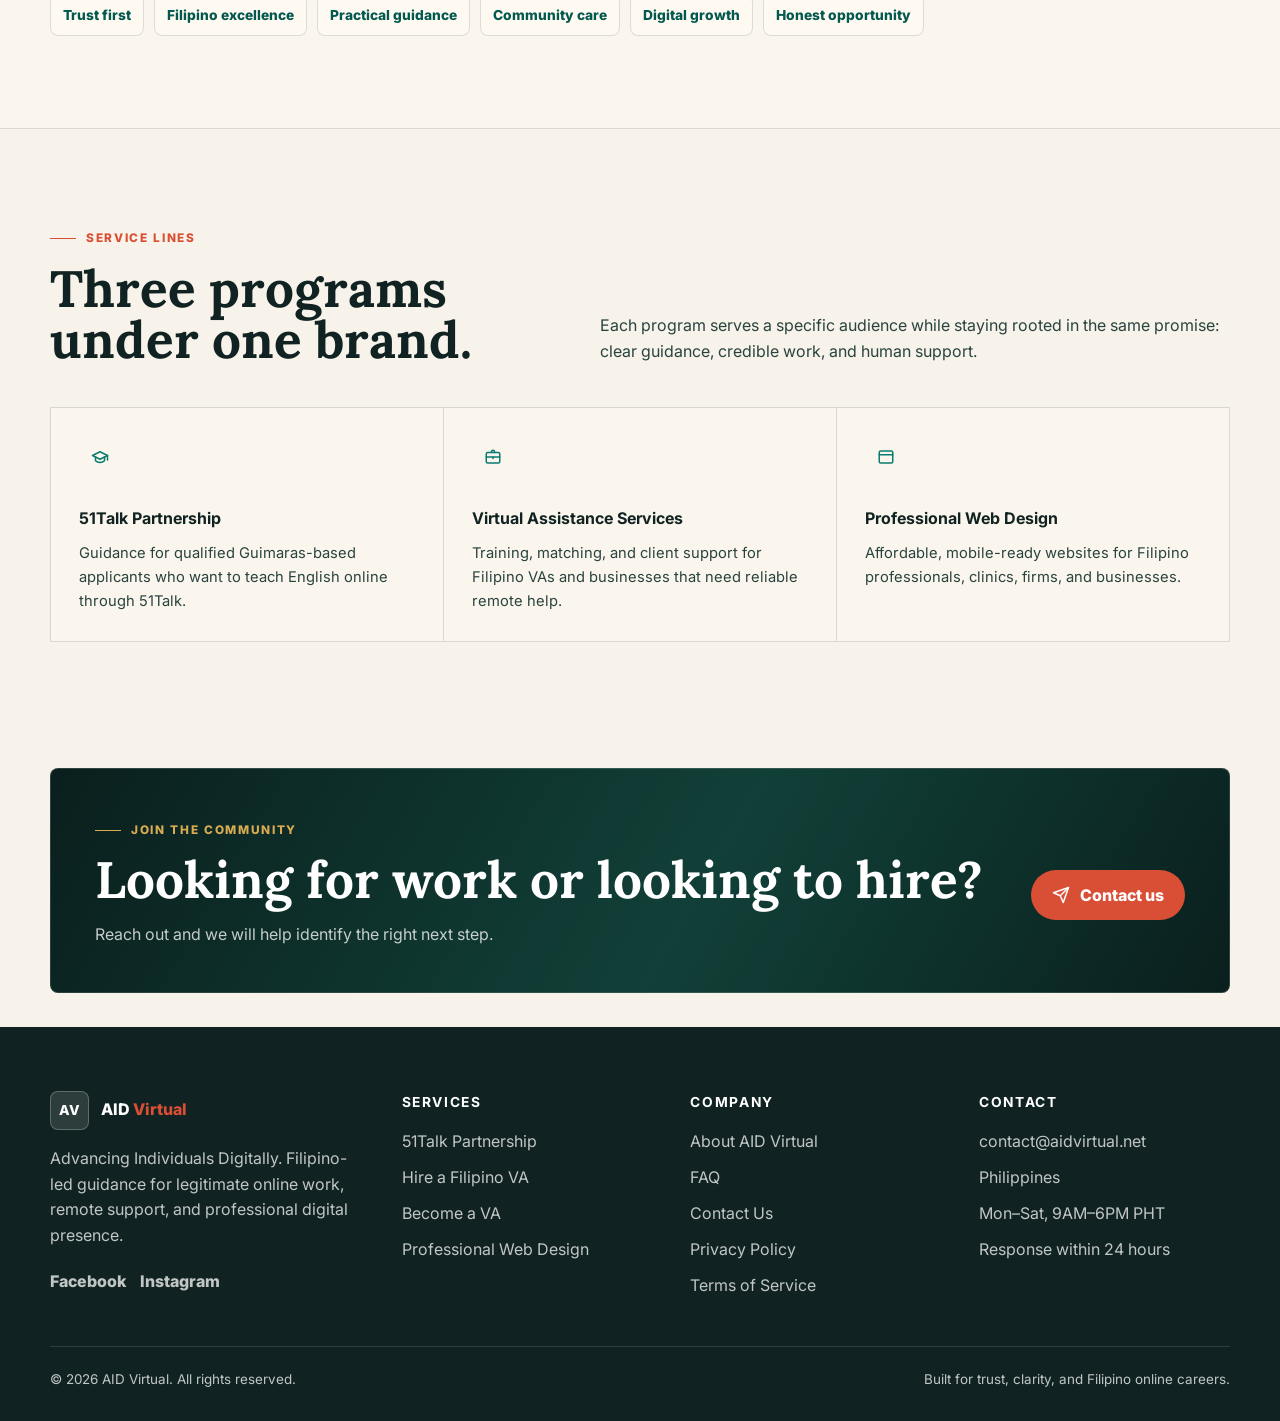
<file: about.html>
<!DOCTYPE html>
<html lang="en">
<head>
  <meta charset="UTF-8" />
  <meta name="viewport" content="width=device-width, initial-scale=1.0" />
  <title>About AID Virtual — Filipino-Led Online Work Community</title>
  <meta name="description" content="Learn who we are: a Filipino team dedicated to connecting professionals with legitimate, guided online work opportunities." />
  <link rel="canonical" href="https://aidvirtual.net/about.html" />
  <meta property="og:title" content="About AID Virtual — Filipino-Led Online Work Community" />
  <meta property="og:description" content="Learn who we are: a Filipino team dedicated to connecting professionals with legitimate, guided online work opportunities." />
  <meta property="og:image" content="https://aidvirtual.net/assets/images/og-image.jpg" />
  <meta property="og:url" content="https://aidvirtual.net/about.html" />
  <meta property="og:type" content="website" />
  <meta name="twitter:card" content="summary_large_image" />
  <meta name="twitter:title" content="About AID Virtual — Filipino-Led Online Work Community" />
  <meta name="twitter:description" content="Learn who we are: a Filipino team dedicated to connecting professionals with legitimate, guided online work opportunities." />
  <link rel="icon" type="image/svg+xml" href="data:image/svg+xml,%3Csvg xmlns='http://www.w3.org/2000/svg' viewBox='0 0 100 100'%3E%3Crect width='100' height='100' rx='16' fill='%23083531'/%3E%3Ctext x='50' y='60' text-anchor='middle' font-family='Arial' font-size='38' font-weight='700' fill='white'%3EAV%3C/text%3E%3C/svg%3E" />
  <link rel="preconnect" href="https://fonts.googleapis.com" />
  <link rel="preconnect" href="https://fonts.gstatic.com" crossorigin />
  <link rel="stylesheet" href="https://fonts.googleapis.com/css2?family=Inter:wght@400;500;600;700;800&family=Lora:ital,wght@0,600;0,700;1,600;1,700&display=swap" />
  <link rel="stylesheet" href="assets/css/style.css" />

  <script src="assets/js/main.js" defer></script>

</head>
<body class="page-about">

    <a class="skip-link" href="#main">Skip to content</a>
    <header class="site-header" data-header>
      <nav class="nav" aria-label="Main navigation">
        <a class="brand" href="index.html" aria-label="AID Virtual home">
          <span class="brand-mark">AV</span>
          <span class="brand-text">AID <span>Virtual</span></span>
        </a>
        <button class="nav-toggle" type="button" aria-label="Open menu" aria-expanded="false" aria-controls="site-menu" data-nav-toggle>
          <span></span><span></span><span></span>
        </button>
        <div class="nav-menu" id="site-menu" data-nav-menu>
          <a href="index.html">Home</a><a href="about.html" aria-current="page" class="active">About</a><a href="51talk.html">51Talk</a><a href="virtual-assistance.html">VA Services</a><a href="web-design.html">Web Design</a><a href="faq.html">FAQ</a><a href="contact.html">Contact</a>
        </div>
        <a class="header-cta" href="contact.html">
          <span data-lucide="message-circle"></span>
          Get Started
        </a>
      </nav>
    </header>
<main id="main">


  <section class="page-hero">
    <div class="shell page-hero-inner">
      <span class="kicker">About AID Virtual</span>
      <h1>A Filipino-led bridge into real online work.</h1>
      <p>We're a team from Guimaras helping Filipino professionals navigate the confusion, the scams, and the dead ends around online work. The goal is simple: make legitimate digital opportunities easier to understand, apply for, and sustain.</p>
      <div class="hero-actions"><a class="button button-primary" href="contact.html"><span class="icon" data-lucide="message-circle"></span> Work with us</a></div>
    </div>
  </section>

  <section class="section">
    <div class="shell split-layout">
      <div>
        <span class="kicker">Born from a real need</span>
        <h2>Practical help, not empty motivation.</h2>
      </div>
      <div class="prose">
        <p>AID Virtual was built for people who want honest online income but do not know where to begin. Instead of pushing hype, we help applicants understand requirements, prepare documents, practice interviews, and choose opportunities that fit their skills.</p>
        <p>We are proudly Philippines-based, with a growing community of Guimaras professionals, teachers, virtual assistants, and service providers building digital livelihoods.</p>
      </div>
    </div>
  </section>

  <section class="section section-soft">
    <div class="shell">

    <div class="section-header">
      <div>
        <span class="kicker">Mission, vision, values</span>
        <h2>A community-first digital platform.</h2>
      </div>
      <p>AID Virtual exists to create clearer, safer, and more sustainable paths into online work for Filipino professionals.</p>
    </div>
      <div class="support-grid">

    <article class="card">
      <span class="card-icon"><span class="icon" data-lucide="target"></span></span>
      <h3>Mission</h3>
      <p>Connect Filipino talent with legitimate online opportunities through guidance, training, and trusted partnerships.</p>
    </article>

    <article class="card">
      <span class="card-icon"><span class="icon" data-lucide="sunrise"></span></span>
      <h3>Vision</h3>
      <p>A Philippines where more professionals can earn online without leaving their community behind.</p>
    </article>

    <article class="card">
      <span class="card-icon"><span class="icon" data-lucide="handshake"></span></span>
      <h3>Approach</h3>
      <p>Honest requirements, human support, practical coaching, and no application fees.</p>
    </article>
      </div>
      <div class="values-grid">
        <span>Trust first</span><span>Filipino excellence</span><span>Practical guidance</span><span>Community care</span><span>Digital growth</span><span>Honest opportunity</span>
      </div>
    </div>
  </section>

  <section class="section">
    <div class="shell">

    <div class="section-header">
      <div>
        <span class="kicker">Service lines</span>
        <h2>Three programs under one brand.</h2>
      </div>
      <p>Each program serves a specific audience while staying rooted in the same promise: clear guidance, credible work, and human support.</p>
    </div>
      <div class="three-grid">
        <a class="card-link" href="51talk.html">
    <article class="card">
      <span class="card-icon"><span class="icon" data-lucide="graduation-cap"></span></span>
      <h3>51Talk Partnership</h3>
      <p>Guidance for qualified Guimaras-based applicants who want to teach English online through 51Talk.</p>
    </article></a>
        <a class="card-link" href="virtual-assistance.html">
    <article class="card">
      <span class="card-icon"><span class="icon" data-lucide="briefcase-business"></span></span>
      <h3>Virtual Assistance Services</h3>
      <p>Training, matching, and client support for Filipino VAs and businesses that need reliable remote help.</p>
    </article></a>
        <a class="card-link" href="web-design.html">
    <article class="card">
      <span class="card-icon"><span class="icon" data-lucide="panel-top"></span></span>
      <h3>Professional Web Design</h3>
      <p>Affordable, mobile-ready websites for Filipino professionals, clinics, firms, and businesses.</p>
    </article></a>
      </div>
    </div>
  </section>

  <section class="cta shell">
    <div>
      <span class="kicker">Join the community</span>
      <h2>Looking for work or looking to hire?</h2>
      <p>Reach out and we will help identify the right next step.</p>
    </div>
    <div class="cta-actions">
      <a class="button button-dark" href="contact.html"><span class="icon" data-lucide="send"></span> Contact us</a>
    </div>
  </section>
</main>

    <footer class="footer">
      <div class="footer-inner">
        <div class="footer-brand">
          <a class="brand brand-footer" href="index.html" aria-label="AID Virtual home">
            <span class="brand-mark">AV</span>
            <span class="brand-text">AID <span>Virtual</span></span>
          </a>
          <p>Advancing Individuals Digitally. Filipino-led guidance for legitimate online work, remote support, and professional digital presence.</p>
          <div class="social-row" aria-label="Social links">
            <a href="https://www.facebook.com/aidvirtual" target="_blank" rel="noopener">Facebook</a>
            <a href="https://www.instagram.com/aidvirtual" target="_blank" rel="noopener">Instagram</a>
          </div>
        </div>
        <div>
          <h2>Services</h2>
          <ul>
            <li><a href="51talk.html">51Talk Partnership</a></li><li><a href="virtual-assistance.html#hire">Hire a Filipino VA</a></li><li><a href="virtual-assistance.html#apply">Become a VA</a></li><li><a href="web-design.html">Professional Web Design</a></li>
          </ul>
        </div>
        <div>
          <h2>Company</h2>
          <ul>
            <li><a href="about.html">About AID Virtual</a></li>
            <li><a href="faq.html">FAQ</a></li>
            <li><a href="contact.html">Contact Us</a></li>
            <li><a href="privacy-policy.html">Privacy Policy</a></li>
            <li><a href="terms.html">Terms of Service</a></li>
          </ul>
        </div>
        <div>
          <h2>Contact</h2>
          <ul class="contact-list">
            <li><a href="mailto:contact@aidvirtual.net">contact@aidvirtual.net</a></li>
            <li>Philippines</li>
            <li>Mon–Sat, 9AM–6PM PHT</li>
            <li>Response within 24 hours</li>
          </ul>
        </div>
      </div>
      <div class="footer-bottom">
        <span>© 2026 AID Virtual. All rights reserved.</span>
        <span>Built for trust, clarity, and Filipino online careers.</span>
      </div>
    </footer>
</body>
</html>
</file>
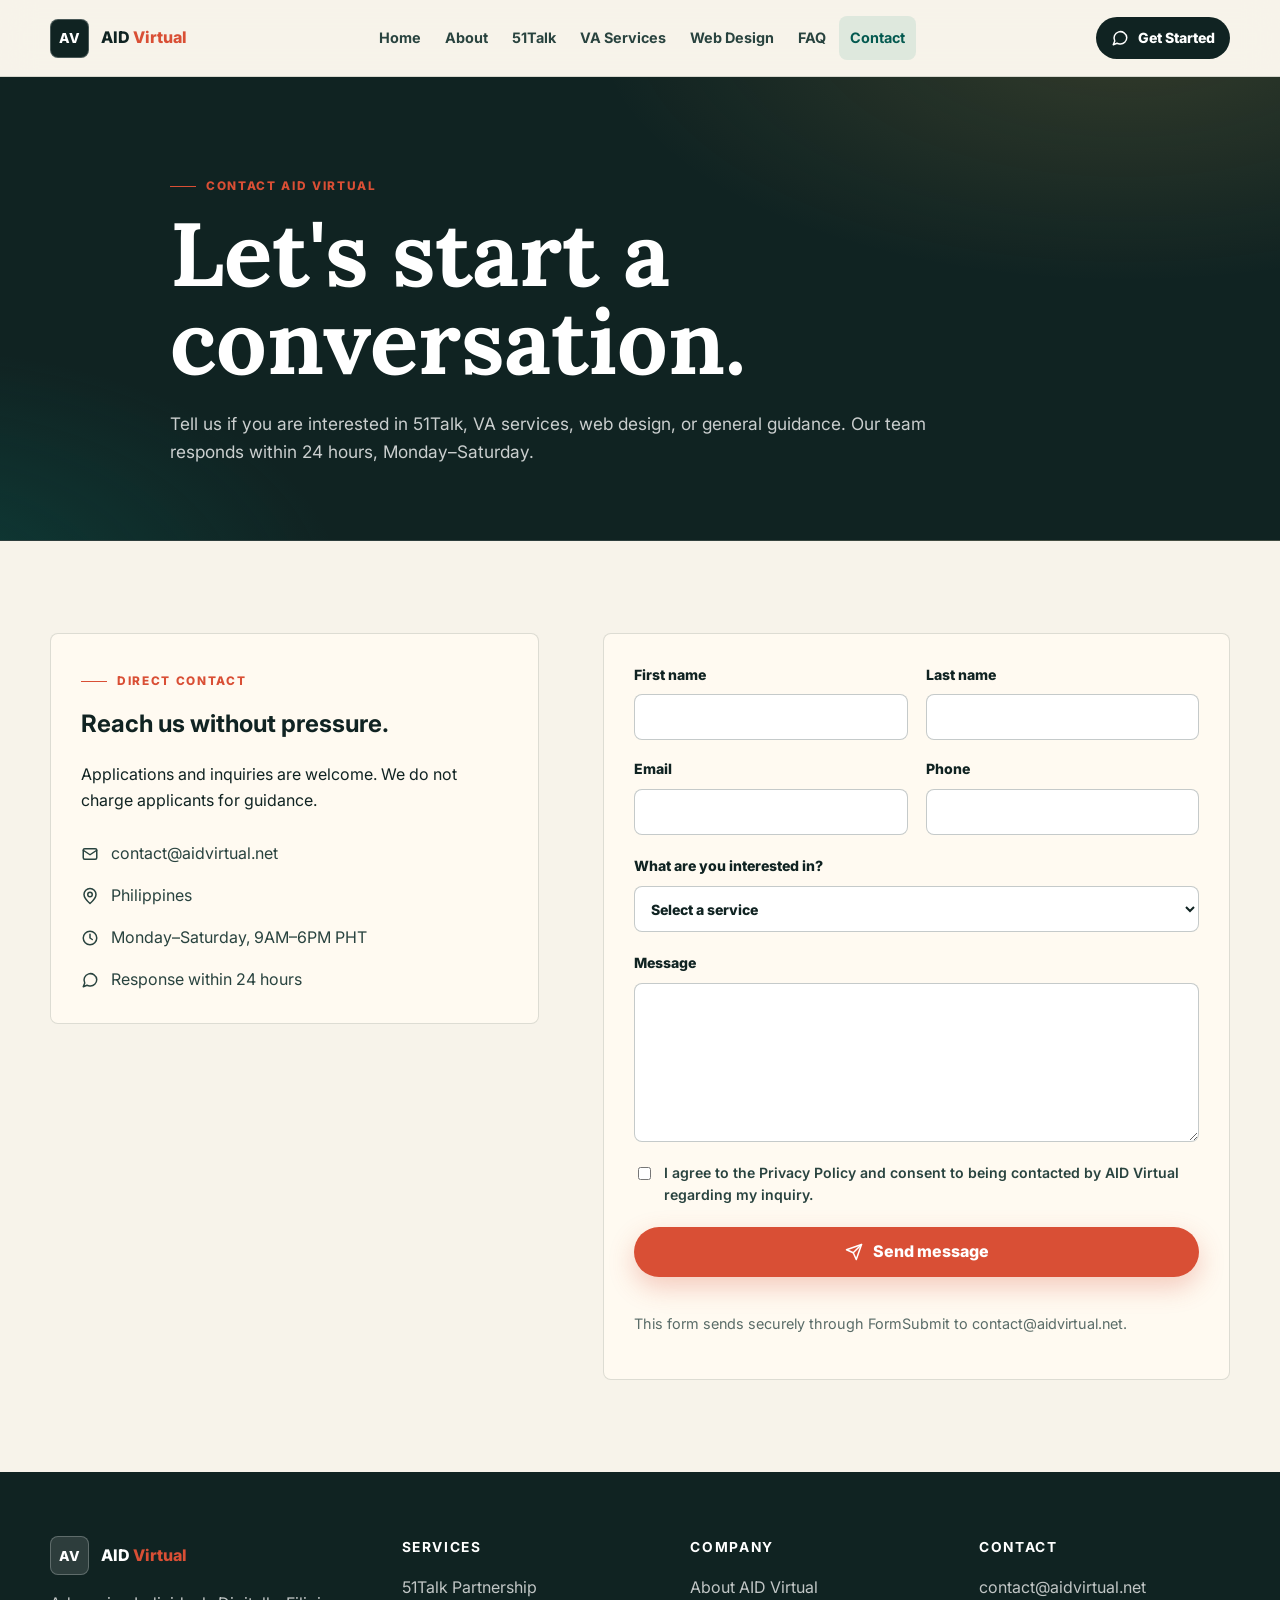
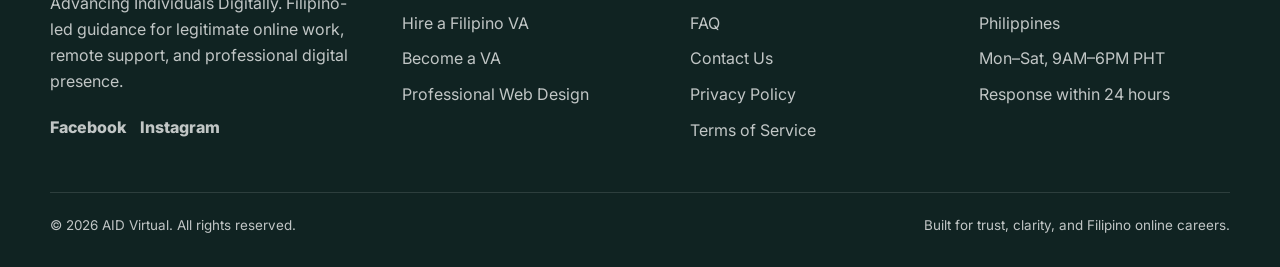
<file: contact.html>
<!DOCTYPE html>
<html lang="en">
<head>
  <meta charset="UTF-8" />
  <meta name="viewport" content="width=device-width, initial-scale=1.0" />
  <title>Contact AID Virtual — Get Started Today</title>
  <meta name="description" content="Reach out about 51Talk teaching, hiring a VA, web design, or any question. We respond within 24 hours, Monday–Saturday." />
  <link rel="canonical" href="https://aidvirtual.net/contact.html" />
  <meta property="og:title" content="Contact AID Virtual — Get Started Today" />
  <meta property="og:description" content="Reach out about 51Talk teaching, hiring a VA, web design, or any question. We respond within 24 hours, Monday–Saturday." />
  <meta property="og:image" content="https://aidvirtual.net/assets/images/og-image.jpg" />
  <meta property="og:url" content="https://aidvirtual.net/contact.html" />
  <meta property="og:type" content="website" />
  <meta name="twitter:card" content="summary_large_image" />
  <meta name="twitter:title" content="Contact AID Virtual — Get Started Today" />
  <meta name="twitter:description" content="Reach out about 51Talk teaching, hiring a VA, web design, or any question. We respond within 24 hours, Monday–Saturday." />
  <link rel="icon" type="image/svg+xml" href="data:image/svg+xml,%3Csvg xmlns='http://www.w3.org/2000/svg' viewBox='0 0 100 100'%3E%3Crect width='100' height='100' rx='16' fill='%23083531'/%3E%3Ctext x='50' y='60' text-anchor='middle' font-family='Arial' font-size='38' font-weight='700' fill='white'%3EAV%3C/text%3E%3C/svg%3E" />
  <link rel="preconnect" href="https://fonts.googleapis.com" />
  <link rel="preconnect" href="https://fonts.gstatic.com" crossorigin />
  <link rel="stylesheet" href="https://fonts.googleapis.com/css2?family=Inter:wght@400;500;600;700;800&family=Lora:ital,wght@0,600;0,700;1,600;1,700&display=swap" />
  <link rel="stylesheet" href="assets/css/style.css" />

  <script src="assets/js/main.js" defer></script>

</head>
<body class="page-contact">

    <a class="skip-link" href="#main">Skip to content</a>
    <header class="site-header" data-header>
      <nav class="nav" aria-label="Main navigation">
        <a class="brand" href="index.html" aria-label="AID Virtual home">
          <span class="brand-mark">AV</span>
          <span class="brand-text">AID <span>Virtual</span></span>
        </a>
        <button class="nav-toggle" type="button" aria-label="Open menu" aria-expanded="false" aria-controls="site-menu" data-nav-toggle>
          <span></span><span></span><span></span>
        </button>
        <div class="nav-menu" id="site-menu" data-nav-menu>
          <a href="index.html">Home</a><a href="about.html">About</a><a href="51talk.html">51Talk</a><a href="virtual-assistance.html">VA Services</a><a href="web-design.html">Web Design</a><a href="faq.html">FAQ</a><a href="contact.html" aria-current="page" class="active">Contact</a>
        </div>
        <a class="header-cta" href="contact.html">
          <span data-lucide="message-circle"></span>
          Get Started
        </a>
      </nav>
    </header>
<main id="main">


  <section class="page-hero">
    <div class="shell page-hero-inner">
      <span class="kicker">Contact AID Virtual</span>
      <h1>Let's start a conversation.</h1>
      <p>Tell us if you are interested in 51Talk, VA services, web design, or general guidance. Our team responds within 24 hours, Monday–Saturday.</p>

    </div>
  </section>
  <section class="section">
    <div class="shell contact-layout">
      <aside class="contact-panel">
        <span class="kicker">Direct contact</span>
        <h2>Reach us without pressure.</h2>
        <p>Applications and inquiries are welcome. We do not charge applicants for guidance.</p>
        <ul>
          <li><span class="icon" data-lucide="mail"></span> <a href="mailto:contact@aidvirtual.net">contact@aidvirtual.net</a></li>
          <li><span class="icon" data-lucide="map-pin"></span> Philippines</li>
          <li><span class="icon" data-lucide="clock"></span> Monday–Saturday, 9AM–6PM PHT</li>
          <li><span class="icon" data-lucide="message-circle"></span> Response within 24 hours</li>
        </ul>
      </aside>
      <form class="form-card" data-form="contact" novalidate>
        <div class="form-grid">
          <label for="first_name">First name <input id="first_name" name="first_name" required autocomplete="given-name" /></label>
          <label for="last_name">Last name <input id="last_name" name="last_name" required autocomplete="family-name" /></label>
          <label for="email">Email <input id="email" name="email" type="email" required autocomplete="email" /></label>
          <label for="phone">Phone <input id="phone" name="phone" type="tel" autocomplete="tel" /></label>
        </div>
        <label for="service">What are you interested in?
          <select id="service" name="service" required>
            <option value="">Select a service</option>
            <option value="51talk">Teach with 51Talk</option>
            <option value="va-apply">Apply as a VA</option>
            <option value="va-hire">Hire a VA</option>
            <option value="web-design">Professional web design</option>
            <option value="general">General question</option>
          </select>
        </label>
        <label for="message">Message <textarea id="message" name="message" rows="6" required></textarea></label>
        <label class="checkbox-row" for="privacy"><input id="privacy" name="privacy" type="checkbox" required /> <span>I agree to the <a href="privacy-policy.html">Privacy Policy</a> and consent to being contacted by AID Virtual regarding my inquiry.</span></label>
        <button class="button button-primary full" type="submit"><span class="icon" data-lucide="send"></span> Send message</button>
        <p class="form-note">This form sends securely through FormSubmit to contact@aidvirtual.net.</p>
      </form>
    </div>
  </section>
</main>

    <footer class="footer">
      <div class="footer-inner">
        <div class="footer-brand">
          <a class="brand brand-footer" href="index.html" aria-label="AID Virtual home">
            <span class="brand-mark">AV</span>
            <span class="brand-text">AID <span>Virtual</span></span>
          </a>
          <p>Advancing Individuals Digitally. Filipino-led guidance for legitimate online work, remote support, and professional digital presence.</p>
          <div class="social-row" aria-label="Social links">
            <a href="https://www.facebook.com/aidvirtual" target="_blank" rel="noopener">Facebook</a>
            <a href="https://www.instagram.com/aidvirtual" target="_blank" rel="noopener">Instagram</a>
          </div>
        </div>
        <div>
          <h2>Services</h2>
          <ul>
            <li><a href="51talk.html">51Talk Partnership</a></li><li><a href="virtual-assistance.html#hire">Hire a Filipino VA</a></li><li><a href="virtual-assistance.html#apply">Become a VA</a></li><li><a href="web-design.html">Professional Web Design</a></li>
          </ul>
        </div>
        <div>
          <h2>Company</h2>
          <ul>
            <li><a href="about.html">About AID Virtual</a></li>
            <li><a href="faq.html">FAQ</a></li>
            <li><a href="contact.html">Contact Us</a></li>
            <li><a href="privacy-policy.html">Privacy Policy</a></li>
            <li><a href="terms.html">Terms of Service</a></li>
          </ul>
        </div>
        <div>
          <h2>Contact</h2>
          <ul class="contact-list">
            <li><a href="mailto:contact@aidvirtual.net">contact@aidvirtual.net</a></li>
            <li>Philippines</li>
            <li>Mon–Sat, 9AM–6PM PHT</li>
            <li>Response within 24 hours</li>
          </ul>
        </div>
      </div>
      <div class="footer-bottom">
        <span>© 2026 AID Virtual. All rights reserved.</span>
        <span>Built for trust, clarity, and Filipino online careers.</span>
      </div>
    </footer>
</body>
</html>
</file>
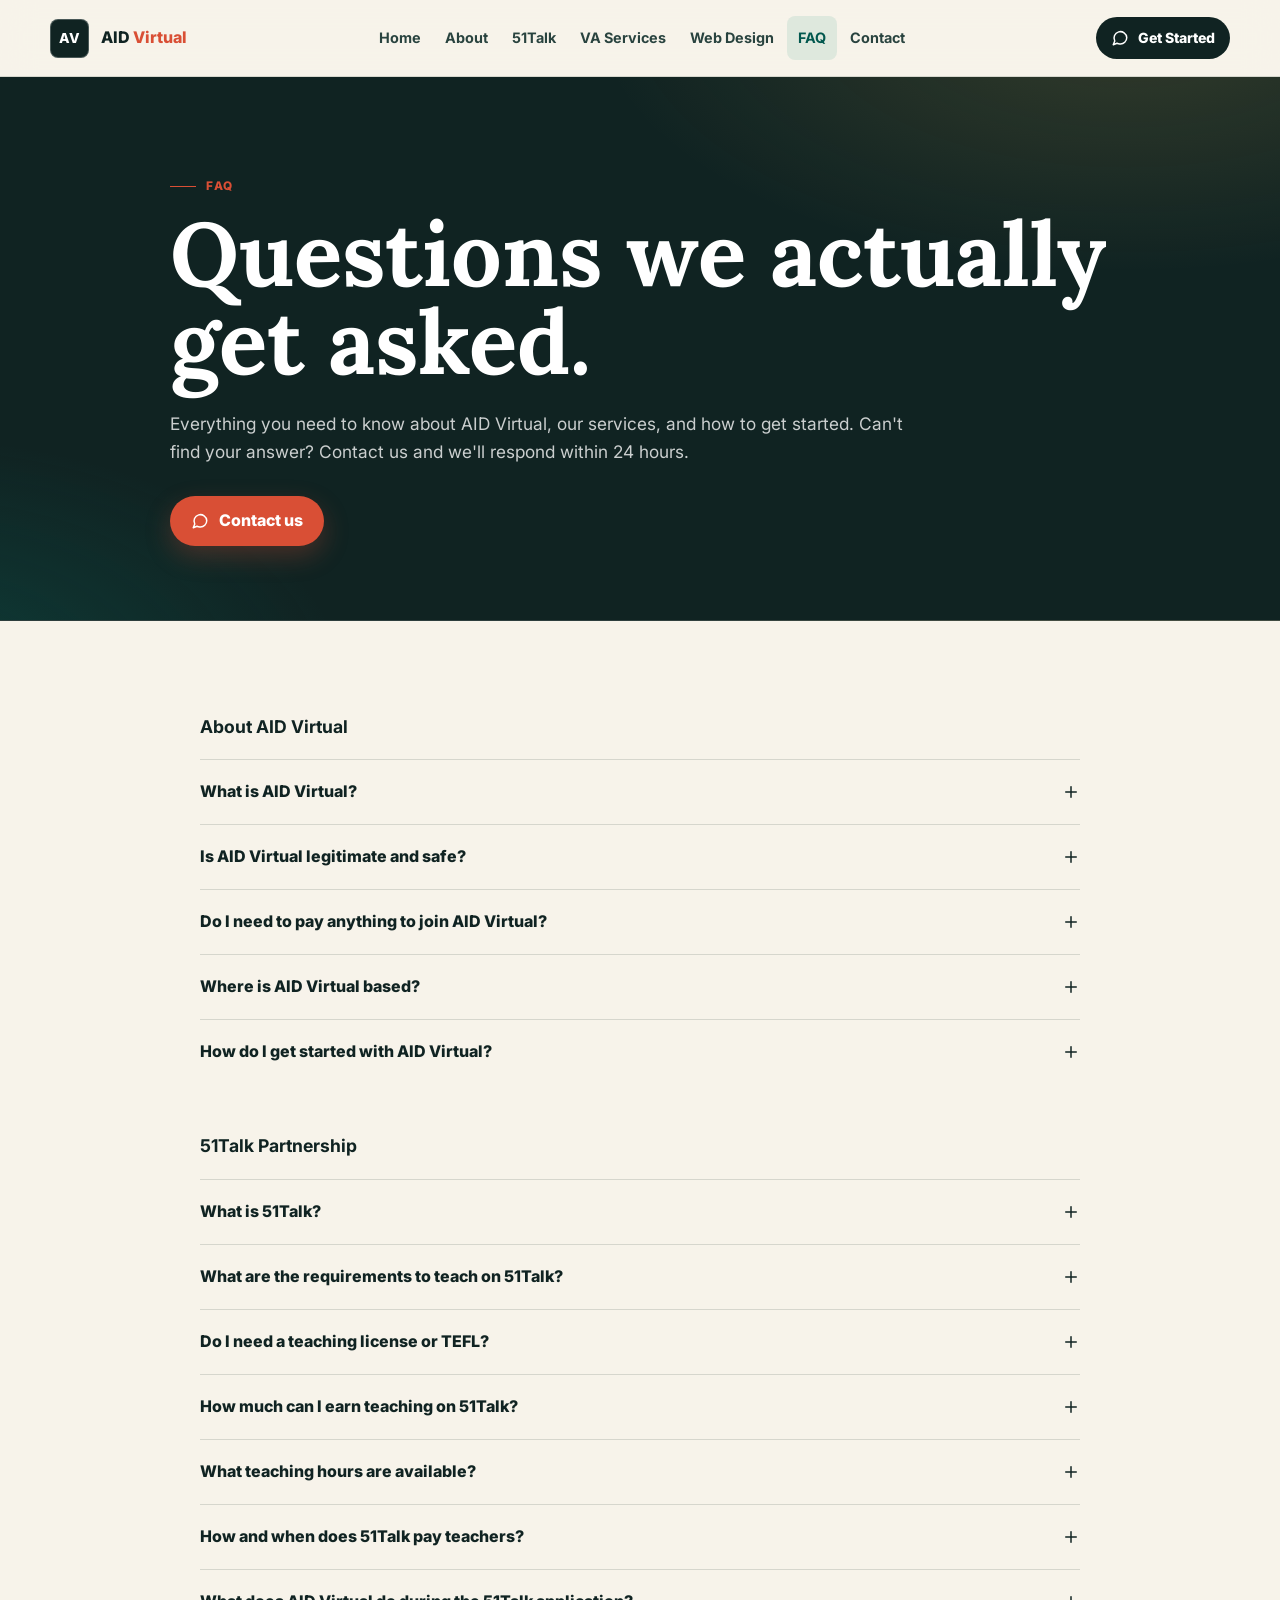
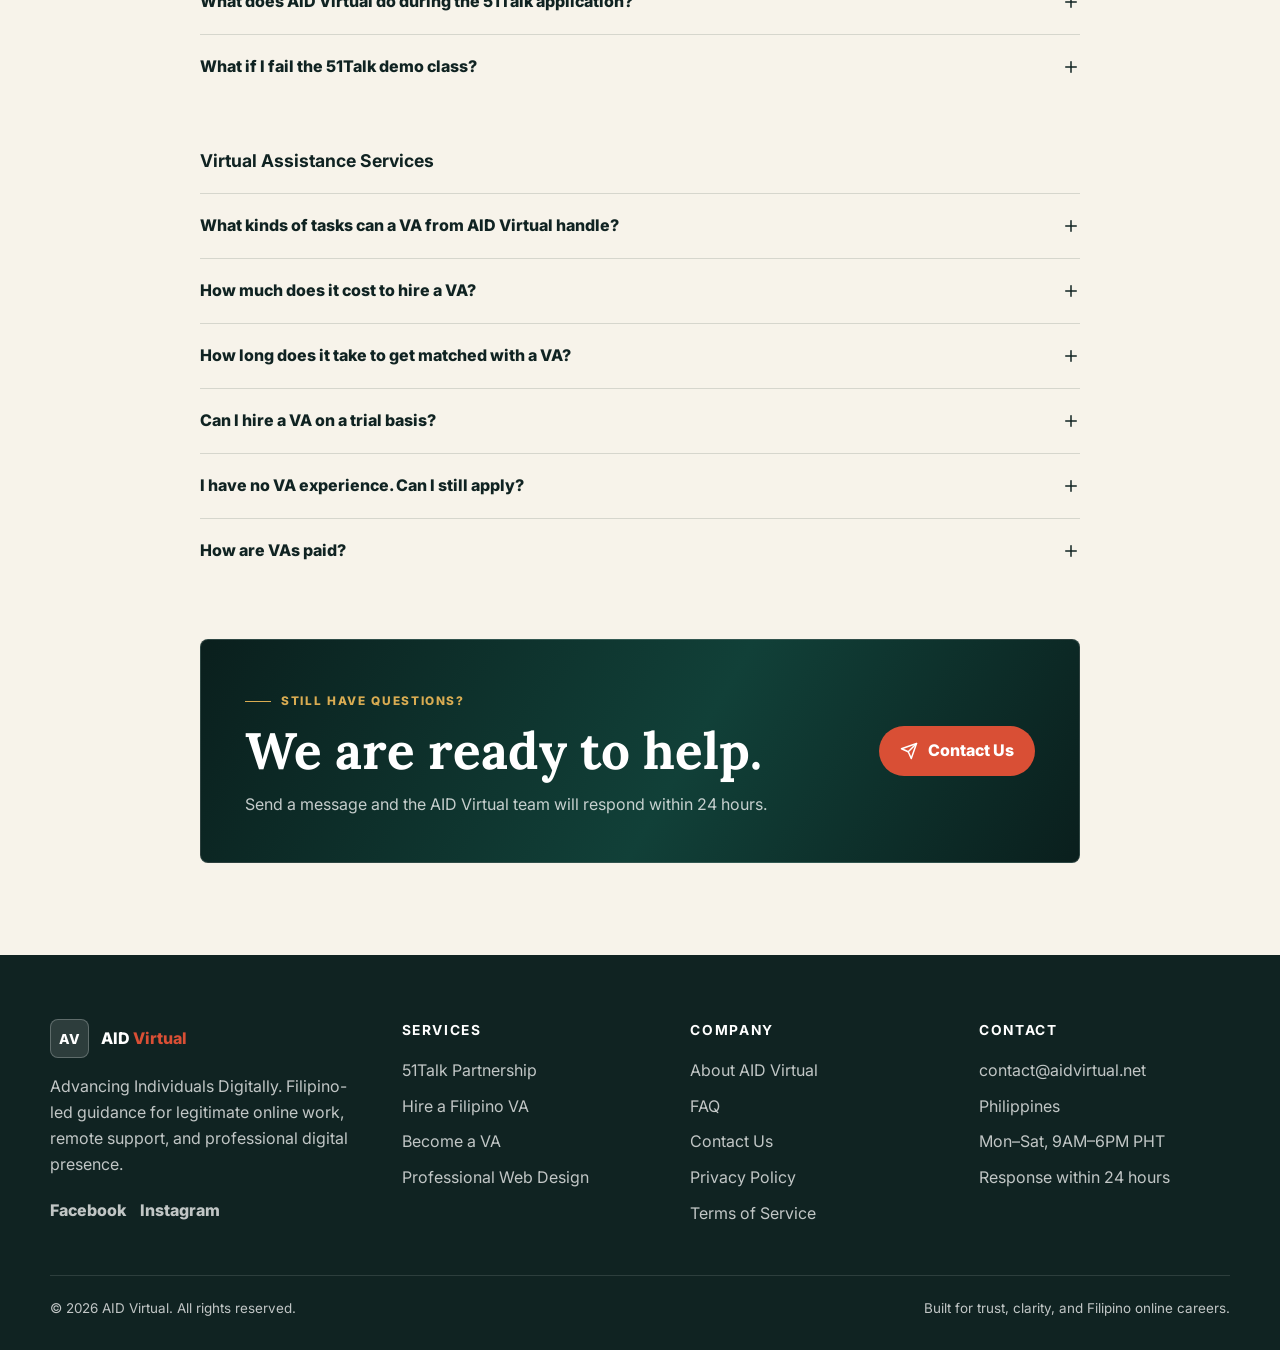
<file: faq.html>
<!DOCTYPE html>
<html lang="en">
<head>
  <meta charset="UTF-8" />
  <meta name="viewport" content="width=device-width, initial-scale=1.0" />
  <title>FAQ — AID Virtual</title>
  <meta name="description" content="Answers to the most common questions about AID Virtual's 51Talk partnership, VA services, and web design offerings." />
  <link rel="canonical" href="https://aidvirtual.net/faq.html" />
  <meta property="og:title" content="FAQ — AID Virtual" />
  <meta property="og:description" content="Answers to the most common questions about AID Virtual's 51Talk partnership, VA services, and web design offerings." />
  <meta property="og:image" content="https://aidvirtual.net/assets/images/og-image.jpg" />
  <meta property="og:url" content="https://aidvirtual.net/faq.html" />
  <meta property="og:type" content="website" />
  <meta name="twitter:card" content="summary_large_image" />
  <meta name="twitter:title" content="FAQ — AID Virtual" />
  <meta name="twitter:description" content="Answers to the most common questions about AID Virtual's 51Talk partnership, VA services, and web design offerings." />
  <link rel="icon" type="image/svg+xml" href="data:image/svg+xml,%3Csvg xmlns='http://www.w3.org/2000/svg' viewBox='0 0 100 100'%3E%3Crect width='100' height='100' rx='16' fill='%23083531'/%3E%3Ctext x='50' y='60' text-anchor='middle' font-family='Arial' font-size='38' font-weight='700' fill='white'%3EAV%3C/text%3E%3C/svg%3E" />
  <link rel="preconnect" href="https://fonts.googleapis.com" />
  <link rel="preconnect" href="https://fonts.gstatic.com" crossorigin />
  <link rel="stylesheet" href="https://fonts.googleapis.com/css2?family=Inter:wght@400;500;600;700;800&family=Lora:ital,wght@0,600;0,700;1,600;1,700&display=swap" />
  <link rel="stylesheet" href="assets/css/style.css" />

  <script src="assets/js/main.js" defer></script>

</head>
<body class="page-faq">

    <a class="skip-link" href="#main">Skip to content</a>
    <header class="site-header" data-header>
      <nav class="nav" aria-label="Main navigation">
        <a class="brand" href="index.html" aria-label="AID Virtual home">
          <span class="brand-mark">AV</span>
          <span class="brand-text">AID <span>Virtual</span></span>
        </a>
        <button class="nav-toggle" type="button" aria-label="Open menu" aria-expanded="false" aria-controls="site-menu" data-nav-toggle>
          <span></span><span></span><span></span>
        </button>
        <div class="nav-menu" id="site-menu" data-nav-menu>
          <a href="index.html">Home</a><a href="about.html">About</a><a href="51talk.html">51Talk</a><a href="virtual-assistance.html">VA Services</a><a href="web-design.html">Web Design</a><a href="faq.html" aria-current="page" class="active">FAQ</a><a href="contact.html">Contact</a>
        </div>
        <a class="header-cta" href="contact.html">
          <span data-lucide="message-circle"></span>
          Get Started
        </a>
      </nav>
    </header>
<main id="main">


  <section class="page-hero">
    <div class="shell page-hero-inner">
      <span class="kicker">FAQ</span>
      <h1>Questions we actually get asked.</h1>
      <p>Everything you need to know about AID Virtual, our services, and how to get started. Can't find your answer? Contact us and we'll respond within 24 hours.</p>
      <div class="hero-actions"><a class="button button-primary" href="contact.html"><span class="icon" data-lucide="message-circle"></span> Contact us</a></div>
    </div>
  </section>
  <section class="section">
    <div class="shell narrow">

        <section class="faq-group">
          <h2>About AID Virtual</h2>

            <article class="faq-item">
              <button class="faq-question" type="button" aria-expanded="false">What is AID Virtual?<span><span class="icon" data-lucide="plus"></span></span></button>
              <div class="faq-answer"><p>AID Virtual is a Filipino-led organization that helps Filipino professionals access legitimate online work opportunities. We operate two service lines: 51Talk English teaching partnerships and Virtual Assistance services.</p></div>
            </article>

            <article class="faq-item">
              <button class="faq-question" type="button" aria-expanded="false">Is AID Virtual legitimate and safe?<span><span class="icon" data-lucide="plus"></span></span></button>
              <div class="faq-answer"><p>Yes. Every opportunity we offer is vetted and legitimate. We are transparent about how we operate and we never charge applicants or promise unrealistic income. We currently have over 20 active 51Talk teachers and are actively growing our VA services.</p></div>
            </article>

            <article class="faq-item">
              <button class="faq-question" type="button" aria-expanded="false">Do I need to pay anything to join AID Virtual?<span><span class="icon" data-lucide="plus"></span></span></button>
              <div class="faq-answer"><p>Never. Joining our community, applying for 51Talk through us, or applying as a VA is completely free.</p></div>
            </article>

            <article class="faq-item">
              <button class="faq-question" type="button" aria-expanded="false">Where is AID Virtual based?<span><span class="icon" data-lucide="plus"></span></span></button>
              <div class="faq-answer"><p>AID Virtual is Philippines-based, operating primarily in Guimaras. Our VA clients come from the Philippines, USA, Australia, Canada, UK, and beyond.</p></div>
            </article>

            <article class="faq-item">
              <button class="faq-question" type="button" aria-expanded="false">How do I get started with AID Virtual?<span><span class="icon" data-lucide="plus"></span></span></button>
              <div class="faq-answer"><p>Simply visit our Contact page, fill out the form, and select the service you're interested in. Our team will respond within 24 hours to guide you through next steps. The process is straightforward and completely free to start.</p></div>
            </article>

        </section>

        <section class="faq-group">
          <h2>51Talk Partnership</h2>

            <article class="faq-item">
              <button class="faq-question" type="button" aria-expanded="false">What is 51Talk?<span><span class="icon" data-lucide="plus"></span></span></button>
              <div class="faq-answer"><p>51Talk (NYSE: COE) is one of Asia's largest online English teaching platforms. It connects learners — mainly in China — with Filipino English teachers for one-on-one online classes via their app.</p></div>
            </article>

            <article class="faq-item">
              <button class="faq-question" type="button" aria-expanded="false">What are the requirements to teach on 51Talk?<span><span class="icon" data-lucide="plus"></span></span></button>
              <div class="faq-answer"><p>You need: (1) a bachelor's degree in any field, (2) strong English communication skills, (3) a stable internet connection (10 Mbps+ recommended), (4) a quiet teaching space with good lighting, (5) a laptop/desktop with webcam and headset, and (6) Philippine citizenship or residency.</p></div>
            </article>

            <article class="faq-item">
              <button class="faq-question" type="button" aria-expanded="false">Do I need a teaching license or TEFL?<span><span class="icon" data-lucide="plus"></span></span></button>
              <div class="faq-answer"><p>No. A teaching license is not required. A TEFL/TESOL certificate is an advantage but not mandatory. Your English fluency and demo class performance matter most.</p></div>
            </article>

            <article class="faq-item">
              <button class="faq-question" type="button" aria-expanded="false">How much can I earn teaching on 51Talk?<span><span class="icon" data-lucide="plus"></span></span></button>
              <div class="faq-answer"><p>51Talk teachers are paid per 25-minute class. As you build your ratings and teaching hours, you unlock higher rate tiers and bonus incentives. Visit <a href="https://51talk.ph" target="_blank" rel="noopener">51talk.ph</a> for the most up-to-date rate information, or apply through us and we'll walk you through the compensation structure.</p></div>
            </article>

            <article class="faq-item">
              <button class="faq-question" type="button" aria-expanded="false">What teaching hours are available?<span><span class="icon" data-lucide="plus"></span></span></button>
              <div class="faq-answer"><p>You set your own availability. Peak demand is during Philippine mornings (6–10 AM) and evenings (7–10 PM) when Chinese students are most active. You can open as few or as many time slots as you want.</p></div>
            </article>

            <article class="faq-item">
              <button class="faq-question" type="button" aria-expanded="false">How and when does 51Talk pay teachers?<span><span class="icon" data-lucide="plus"></span></span></button>
              <div class="faq-answer"><p>51Talk pays weekly via direct bank transfer to Philippine bank accounts. Your earnings from the week are released on a set payout schedule.</p></div>
            </article>

            <article class="faq-item">
              <button class="faq-question" type="button" aria-expanded="false">What does AID Virtual do during the 51Talk application?<span><span class="icon" data-lucide="plus"></span></span></button>
              <div class="faq-answer"><p>We guide you through the entire process: document requirements, creating your profile, submitting your application, and most importantly — coaching you on your demo class so you pass with confidence. All for free.</p></div>
            </article>

            <article class="faq-item">
              <button class="faq-question" type="button" aria-expanded="false">What if I fail the 51Talk demo class?<span><span class="icon" data-lucide="plus"></span></span></button>
              <div class="faq-answer"><p>You can retry after a waiting period. We'll review what happened, coach you on what to improve, and help you prepare for your next attempt. Our coaching significantly improves pass rates.</p></div>
            </article>

        </section>

        <section class="faq-group">
          <h2>Virtual Assistance Services</h2>

            <article class="faq-item">
              <button class="faq-question" type="button" aria-expanded="false">What kinds of tasks can a VA from AID Virtual handle?<span><span class="icon" data-lucide="plus"></span></span></button>
              <div class="faq-answer"><p>Our VAs are trained in: administrative support, social media management, data entry and research, customer service (email/chat), email/inbox management, content writing, e-commerce support, and basic graphic design. If you have a specific need, just ask — we'll find the right match.</p></div>
            </article>

            <article class="faq-item">
              <button class="faq-question" type="button" aria-expanded="false">How much does it cost to hire a VA?<span><span class="icon" data-lucide="plus"></span></span></button>
              <div class="faq-answer"><p>Rates depend on the VA's experience and the tasks required. Part-time VAs typically start at $3–$6/hour. Full-time, experienced VAs can range from $500–$1,200/month. We'll discuss rates based on your specific needs during the matching process.</p></div>
            </article>

            <article class="faq-item">
              <button class="faq-question" type="button" aria-expanded="false">How long does it take to get matched with a VA?<span><span class="icon" data-lucide="plus"></span></span></button>
              <div class="faq-answer"><p>After you submit your request, we typically present 1–2 vetted VA candidates within 2–5 business days. You then interview and choose, and onboarding can begin immediately after.</p></div>
            </article>

            <article class="faq-item">
              <button class="faq-question" type="button" aria-expanded="false">Can I hire a VA on a trial basis?<span><span class="icon" data-lucide="plus"></span></span></button>
              <div class="faq-answer"><p>Yes. We encourage a paid trial period (typically 1–2 weeks) where you can assess the VA's fit before committing to a long-term arrangement. This protects both sides.</p></div>
            </article>

            <article class="faq-item">
              <button class="faq-question" type="button" aria-expanded="false">I have no VA experience. Can I still apply?<span><span class="icon" data-lucide="plus"></span></span></button>
              <div class="faq-answer"><p>Absolutely. We provide training, mentorship, and profile-building support for beginners. What matters most is your attitude, reliability, and English communication skills.</p></div>
            </article>

            <article class="faq-item">
              <button class="faq-question" type="button" aria-expanded="false">How are VAs paid?<span><span class="icon" data-lucide="plus"></span></span></button>
              <div class="faq-answer"><p>Payment arrangements are agreed upon between the VA and the client directly. Common methods include GCash, PayPal, Wise, or direct bank transfer. AID Virtual does not withhold or take a cut from VA earnings.</p></div>
            </article>

        </section>

      <div class="cta inline-cta">
        <div>
          <span class="kicker">Still have questions?</span>
          <h2>We are ready to help.</h2>
          <p>Send a message and the AID Virtual team will respond within 24 hours.</p>
        </div>
        <a class="button button-dark" href="contact.html"><span class="icon" data-lucide="send"></span> Contact Us</a>
      </div>
    </div>
  </section>
</main>

    <footer class="footer">
      <div class="footer-inner">
        <div class="footer-brand">
          <a class="brand brand-footer" href="index.html" aria-label="AID Virtual home">
            <span class="brand-mark">AV</span>
            <span class="brand-text">AID <span>Virtual</span></span>
          </a>
          <p>Advancing Individuals Digitally. Filipino-led guidance for legitimate online work, remote support, and professional digital presence.</p>
          <div class="social-row" aria-label="Social links">
            <a href="https://www.facebook.com/aidvirtual" target="_blank" rel="noopener">Facebook</a>
            <a href="https://www.instagram.com/aidvirtual" target="_blank" rel="noopener">Instagram</a>
          </div>
        </div>
        <div>
          <h2>Services</h2>
          <ul>
            <li><a href="51talk.html">51Talk Partnership</a></li><li><a href="virtual-assistance.html#hire">Hire a Filipino VA</a></li><li><a href="virtual-assistance.html#apply">Become a VA</a></li><li><a href="web-design.html">Professional Web Design</a></li>
          </ul>
        </div>
        <div>
          <h2>Company</h2>
          <ul>
            <li><a href="about.html">About AID Virtual</a></li>
            <li><a href="faq.html">FAQ</a></li>
            <li><a href="contact.html">Contact Us</a></li>
            <li><a href="privacy-policy.html">Privacy Policy</a></li>
            <li><a href="terms.html">Terms of Service</a></li>
          </ul>
        </div>
        <div>
          <h2>Contact</h2>
          <ul class="contact-list">
            <li><a href="mailto:contact@aidvirtual.net">contact@aidvirtual.net</a></li>
            <li>Philippines</li>
            <li>Mon–Sat, 9AM–6PM PHT</li>
            <li>Response within 24 hours</li>
          </ul>
        </div>
      </div>
      <div class="footer-bottom">
        <span>© 2026 AID Virtual. All rights reserved.</span>
        <span>Built for trust, clarity, and Filipino online careers.</span>
      </div>
    </footer>
</body>
</html>
</file>
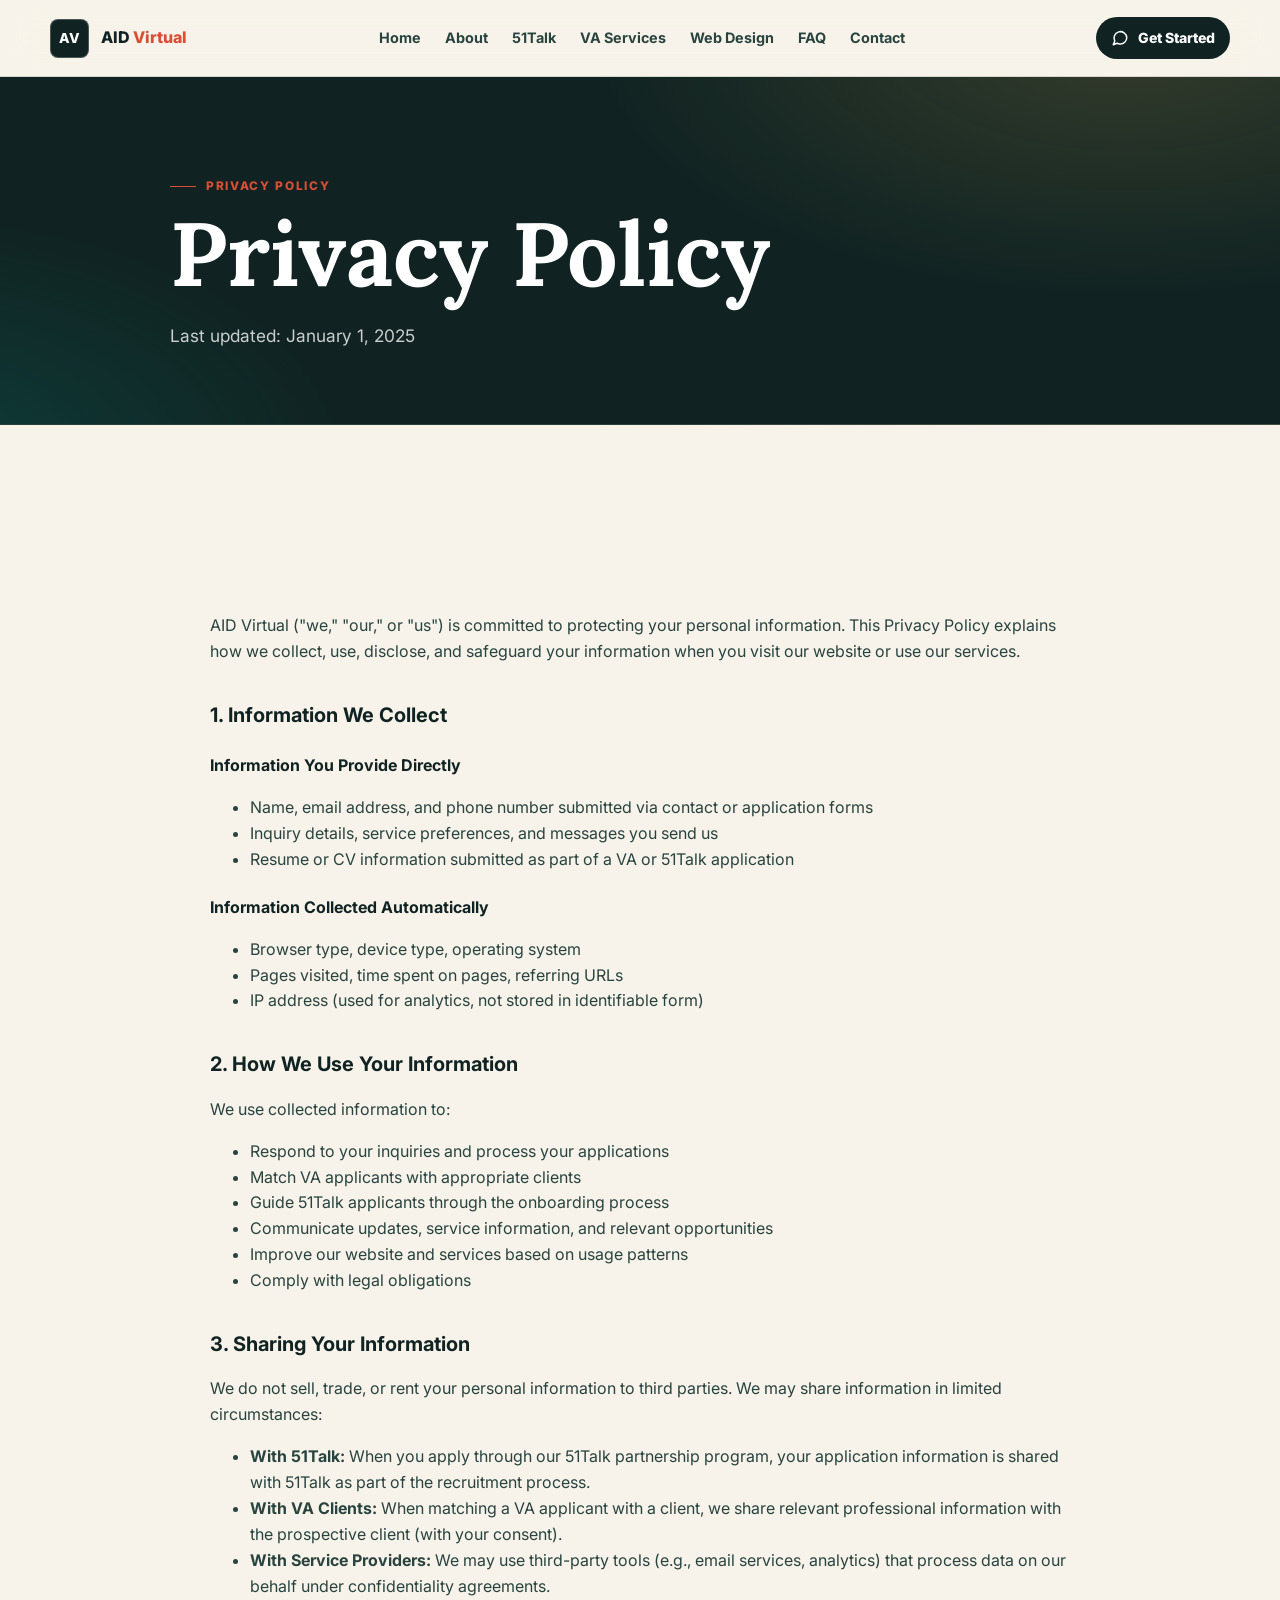
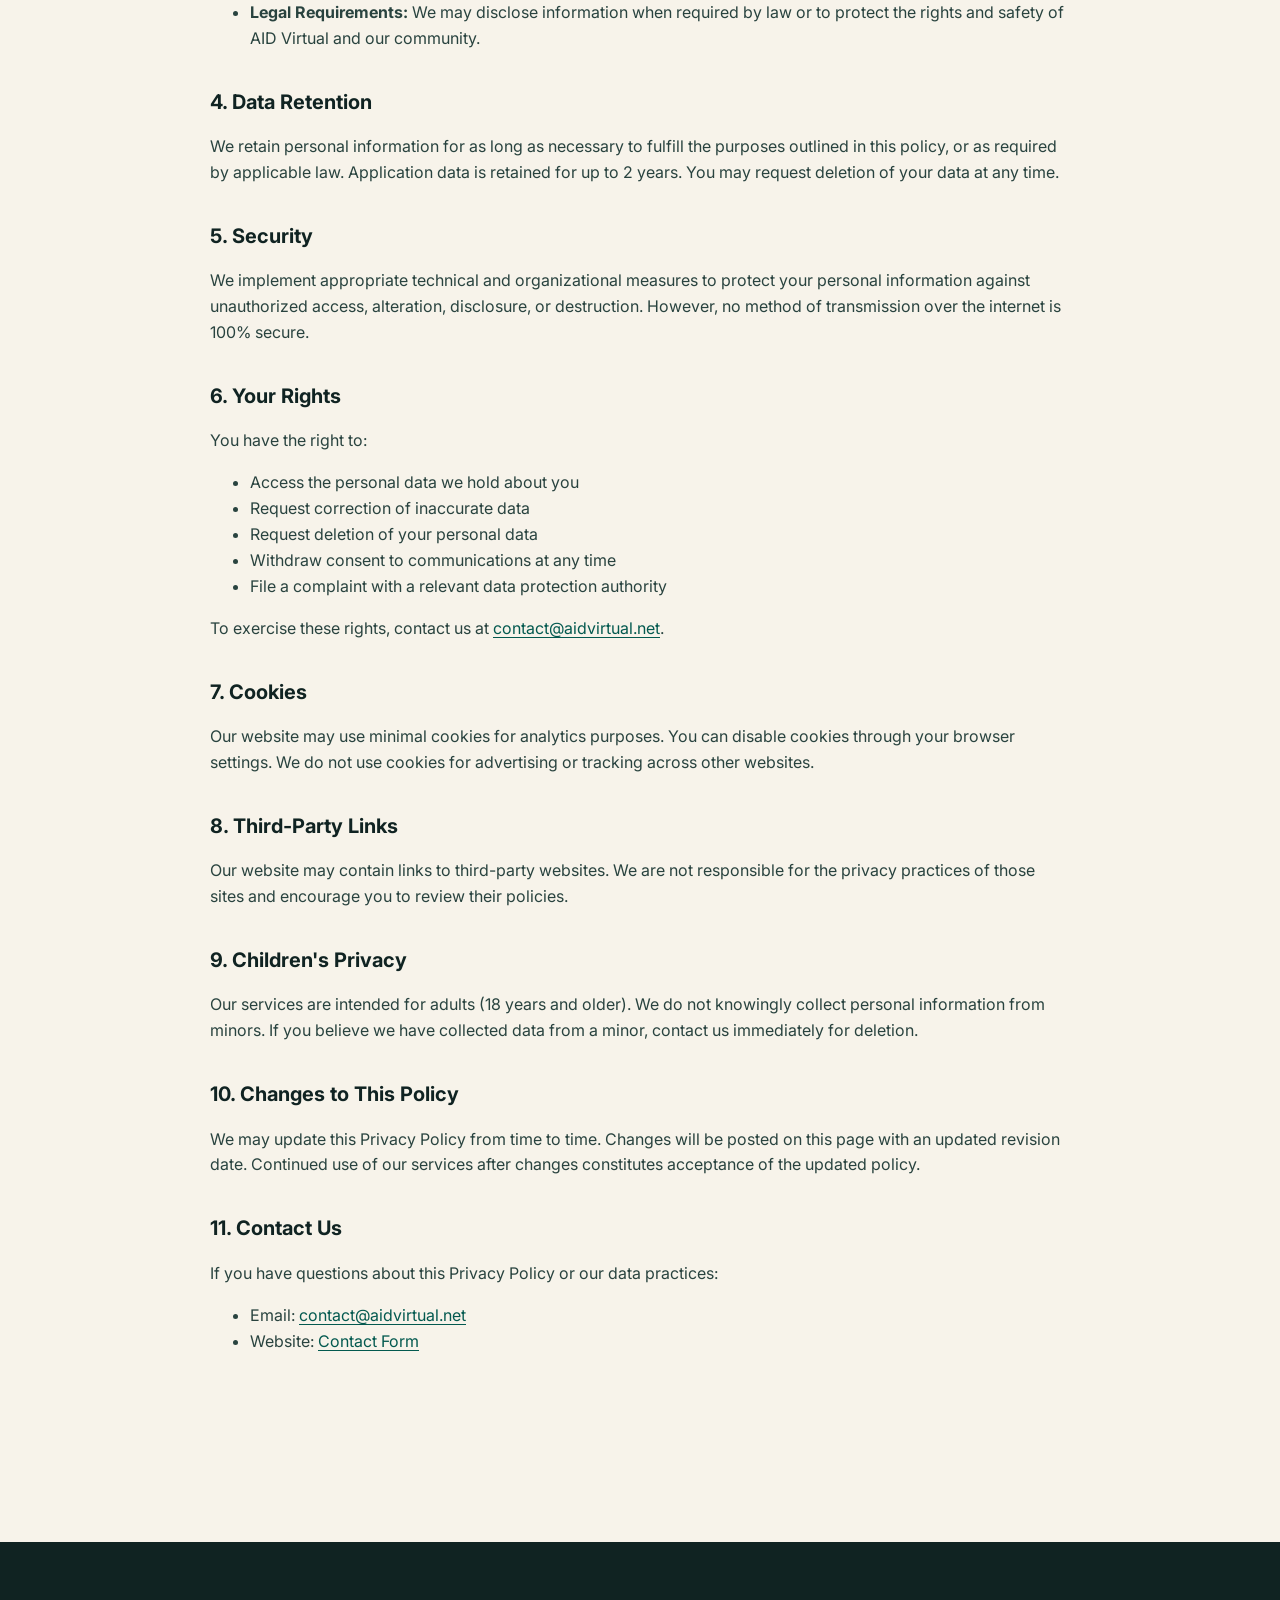
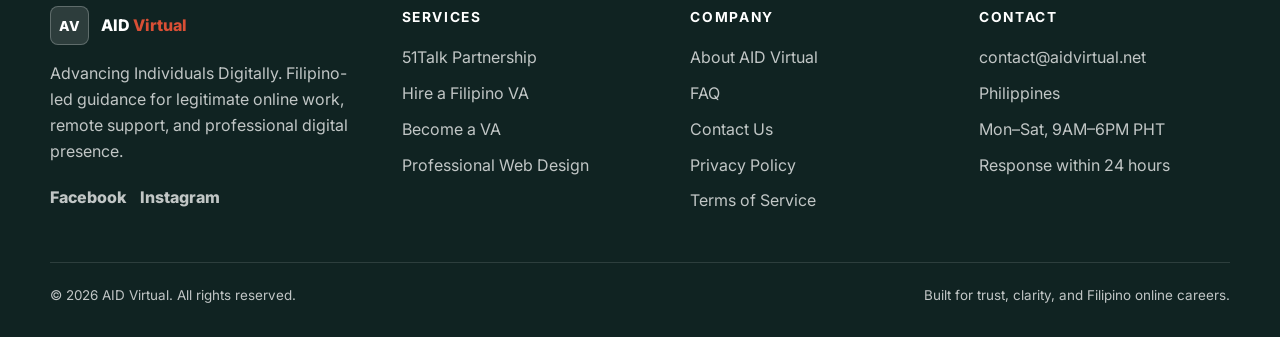
<file: privacy-policy.html>
<!DOCTYPE html>
<html lang="en">
<head>
  <meta charset="UTF-8" />
  <meta name="viewport" content="width=device-width, initial-scale=1.0" />
  <title>Privacy Policy — AID Virtual</title>
  <meta name="description" content="How AID Virtual collects, uses, and protects your personal information." />
  <link rel="canonical" href="https://aidvirtual.net/privacy-policy.html" />
  <meta property="og:title" content="Privacy Policy — AID Virtual" />
  <meta property="og:description" content="How AID Virtual collects, uses, and protects your personal information." />
  <meta property="og:image" content="https://aidvirtual.net/assets/images/og-image.jpg" />
  <meta property="og:url" content="https://aidvirtual.net/privacy-policy.html" />
  <meta property="og:type" content="website" />
  <meta name="twitter:card" content="summary_large_image" />
  <meta name="twitter:title" content="Privacy Policy — AID Virtual" />
  <meta name="twitter:description" content="How AID Virtual collects, uses, and protects your personal information." />
  <link rel="icon" type="image/svg+xml" href="data:image/svg+xml,%3Csvg xmlns='http://www.w3.org/2000/svg' viewBox='0 0 100 100'%3E%3Crect width='100' height='100' rx='16' fill='%23083531'/%3E%3Ctext x='50' y='60' text-anchor='middle' font-family='Arial' font-size='38' font-weight='700' fill='white'%3EAV%3C/text%3E%3C/svg%3E" />
  <link rel="preconnect" href="https://fonts.googleapis.com" />
  <link rel="preconnect" href="https://fonts.gstatic.com" crossorigin />
  <link rel="stylesheet" href="https://fonts.googleapis.com/css2?family=Inter:wght@400;500;600;700;800&family=Lora:ital,wght@0,600;0,700;1,600;1,700&display=swap" />
  <link rel="stylesheet" href="assets/css/style.css" />

  <script src="assets/js/main.js" defer></script>

</head>
<body class="page-privacy-policy">

    <a class="skip-link" href="#main">Skip to content</a>
    <header class="site-header" data-header>
      <nav class="nav" aria-label="Main navigation">
        <a class="brand" href="index.html" aria-label="AID Virtual home">
          <span class="brand-mark">AV</span>
          <span class="brand-text">AID <span>Virtual</span></span>
        </a>
        <button class="nav-toggle" type="button" aria-label="Open menu" aria-expanded="false" aria-controls="site-menu" data-nav-toggle>
          <span></span><span></span><span></span>
        </button>
        <div class="nav-menu" id="site-menu" data-nav-menu>
          <a href="index.html">Home</a><a href="about.html">About</a><a href="51talk.html">51Talk</a><a href="virtual-assistance.html">VA Services</a><a href="web-design.html">Web Design</a><a href="faq.html">FAQ</a><a href="contact.html">Contact</a>
        </div>
        <a class="header-cta" href="contact.html">
          <span data-lucide="message-circle"></span>
          Get Started
        </a>
      </nav>
    </header>
<main id="main">


  <section class="page-hero">
    <div class="shell page-hero-inner">
      <span class="kicker">Privacy Policy</span>
      <h1>Privacy Policy</h1>
      <p>Last updated: January 1, 2025</p>

    </div>
  </section>
  <section class="section">
    <div class="shell legal-content">
      <p>AID Virtual ("we," "our," or "us") is committed to protecting your personal information. This Privacy Policy explains how we collect, use, disclose, and safeguard your information when you visit our website or use our services.</p>
      <h2>1. Information We Collect</h2>
      <h3>Information You Provide Directly</h3>
      <ul><li>Name, email address, and phone number submitted via contact or application forms</li><li>Inquiry details, service preferences, and messages you send us</li><li>Resume or CV information submitted as part of a VA or 51Talk application</li></ul>
      <h3>Information Collected Automatically</h3>
      <ul><li>Browser type, device type, operating system</li><li>Pages visited, time spent on pages, referring URLs</li><li>IP address (used for analytics, not stored in identifiable form)</li></ul>
      <h2>2. How We Use Your Information</h2>
      <p>We use collected information to:</p>
      <ul><li>Respond to your inquiries and process your applications</li><li>Match VA applicants with appropriate clients</li><li>Guide 51Talk applicants through the onboarding process</li><li>Communicate updates, service information, and relevant opportunities</li><li>Improve our website and services based on usage patterns</li><li>Comply with legal obligations</li></ul>
      <h2>3. Sharing Your Information</h2>
      <p>We do not sell, trade, or rent your personal information to third parties. We may share information in limited circumstances:</p>
      <ul><li><strong>With 51Talk:</strong> When you apply through our 51Talk partnership program, your application information is shared with 51Talk as part of the recruitment process.</li><li><strong>With VA Clients:</strong> When matching a VA applicant with a client, we share relevant professional information with the prospective client (with your consent).</li><li><strong>With Service Providers:</strong> We may use third-party tools (e.g., email services, analytics) that process data on our behalf under confidentiality agreements.</li><li><strong>Legal Requirements:</strong> We may disclose information when required by law or to protect the rights and safety of AID Virtual and our community.</li></ul>
      <h2>4. Data Retention</h2>
      <p>We retain personal information for as long as necessary to fulfill the purposes outlined in this policy, or as required by applicable law. Application data is retained for up to 2 years. You may request deletion of your data at any time.</p>
      <h2>5. Security</h2>
      <p>We implement appropriate technical and organizational measures to protect your personal information against unauthorized access, alteration, disclosure, or destruction. However, no method of transmission over the internet is 100% secure.</p>
      <h2>6. Your Rights</h2>
      <p>You have the right to:</p>
      <ul><li>Access the personal data we hold about you</li><li>Request correction of inaccurate data</li><li>Request deletion of your personal data</li><li>Withdraw consent to communications at any time</li><li>File a complaint with a relevant data protection authority</li></ul>
      <p>To exercise these rights, contact us at <a href="mailto:contact@aidvirtual.net">contact@aidvirtual.net</a>.</p>
      <h2>7. Cookies</h2>
      <p>Our website may use minimal cookies for analytics purposes. You can disable cookies through your browser settings. We do not use cookies for advertising or tracking across other websites.</p>
      <h2>8. Third-Party Links</h2>
      <p>Our website may contain links to third-party websites. We are not responsible for the privacy practices of those sites and encourage you to review their policies.</p>
      <h2>9. Children's Privacy</h2>
      <p>Our services are intended for adults (18 years and older). We do not knowingly collect personal information from minors. If you believe we have collected data from a minor, contact us immediately for deletion.</p>
      <h2>10. Changes to This Policy</h2>
      <p>We may update this Privacy Policy from time to time. Changes will be posted on this page with an updated revision date. Continued use of our services after changes constitutes acceptance of the updated policy.</p>
      <h2>11. Contact Us</h2>
      <p>If you have questions about this Privacy Policy or our data practices:</p>
      <ul><li>Email: <a href="mailto:contact@aidvirtual.net">contact@aidvirtual.net</a></li><li>Website: <a href="contact.html">Contact Form</a></li></ul>
    </div>
  </section>
</main>

    <footer class="footer">
      <div class="footer-inner">
        <div class="footer-brand">
          <a class="brand brand-footer" href="index.html" aria-label="AID Virtual home">
            <span class="brand-mark">AV</span>
            <span class="brand-text">AID <span>Virtual</span></span>
          </a>
          <p>Advancing Individuals Digitally. Filipino-led guidance for legitimate online work, remote support, and professional digital presence.</p>
          <div class="social-row" aria-label="Social links">
            <a href="https://www.facebook.com/aidvirtual" target="_blank" rel="noopener">Facebook</a>
            <a href="https://www.instagram.com/aidvirtual" target="_blank" rel="noopener">Instagram</a>
          </div>
        </div>
        <div>
          <h2>Services</h2>
          <ul>
            <li><a href="51talk.html">51Talk Partnership</a></li><li><a href="virtual-assistance.html#hire">Hire a Filipino VA</a></li><li><a href="virtual-assistance.html#apply">Become a VA</a></li><li><a href="web-design.html">Professional Web Design</a></li>
          </ul>
        </div>
        <div>
          <h2>Company</h2>
          <ul>
            <li><a href="about.html">About AID Virtual</a></li>
            <li><a href="faq.html">FAQ</a></li>
            <li><a href="contact.html">Contact Us</a></li>
            <li><a href="privacy-policy.html">Privacy Policy</a></li>
            <li><a href="terms.html">Terms of Service</a></li>
          </ul>
        </div>
        <div>
          <h2>Contact</h2>
          <ul class="contact-list">
            <li><a href="mailto:contact@aidvirtual.net">contact@aidvirtual.net</a></li>
            <li>Philippines</li>
            <li>Mon–Sat, 9AM–6PM PHT</li>
            <li>Response within 24 hours</li>
          </ul>
        </div>
      </div>
      <div class="footer-bottom">
        <span>© 2026 AID Virtual. All rights reserved.</span>
        <span>Built for trust, clarity, and Filipino online careers.</span>
      </div>
    </footer>
</body>
</html>
</file>
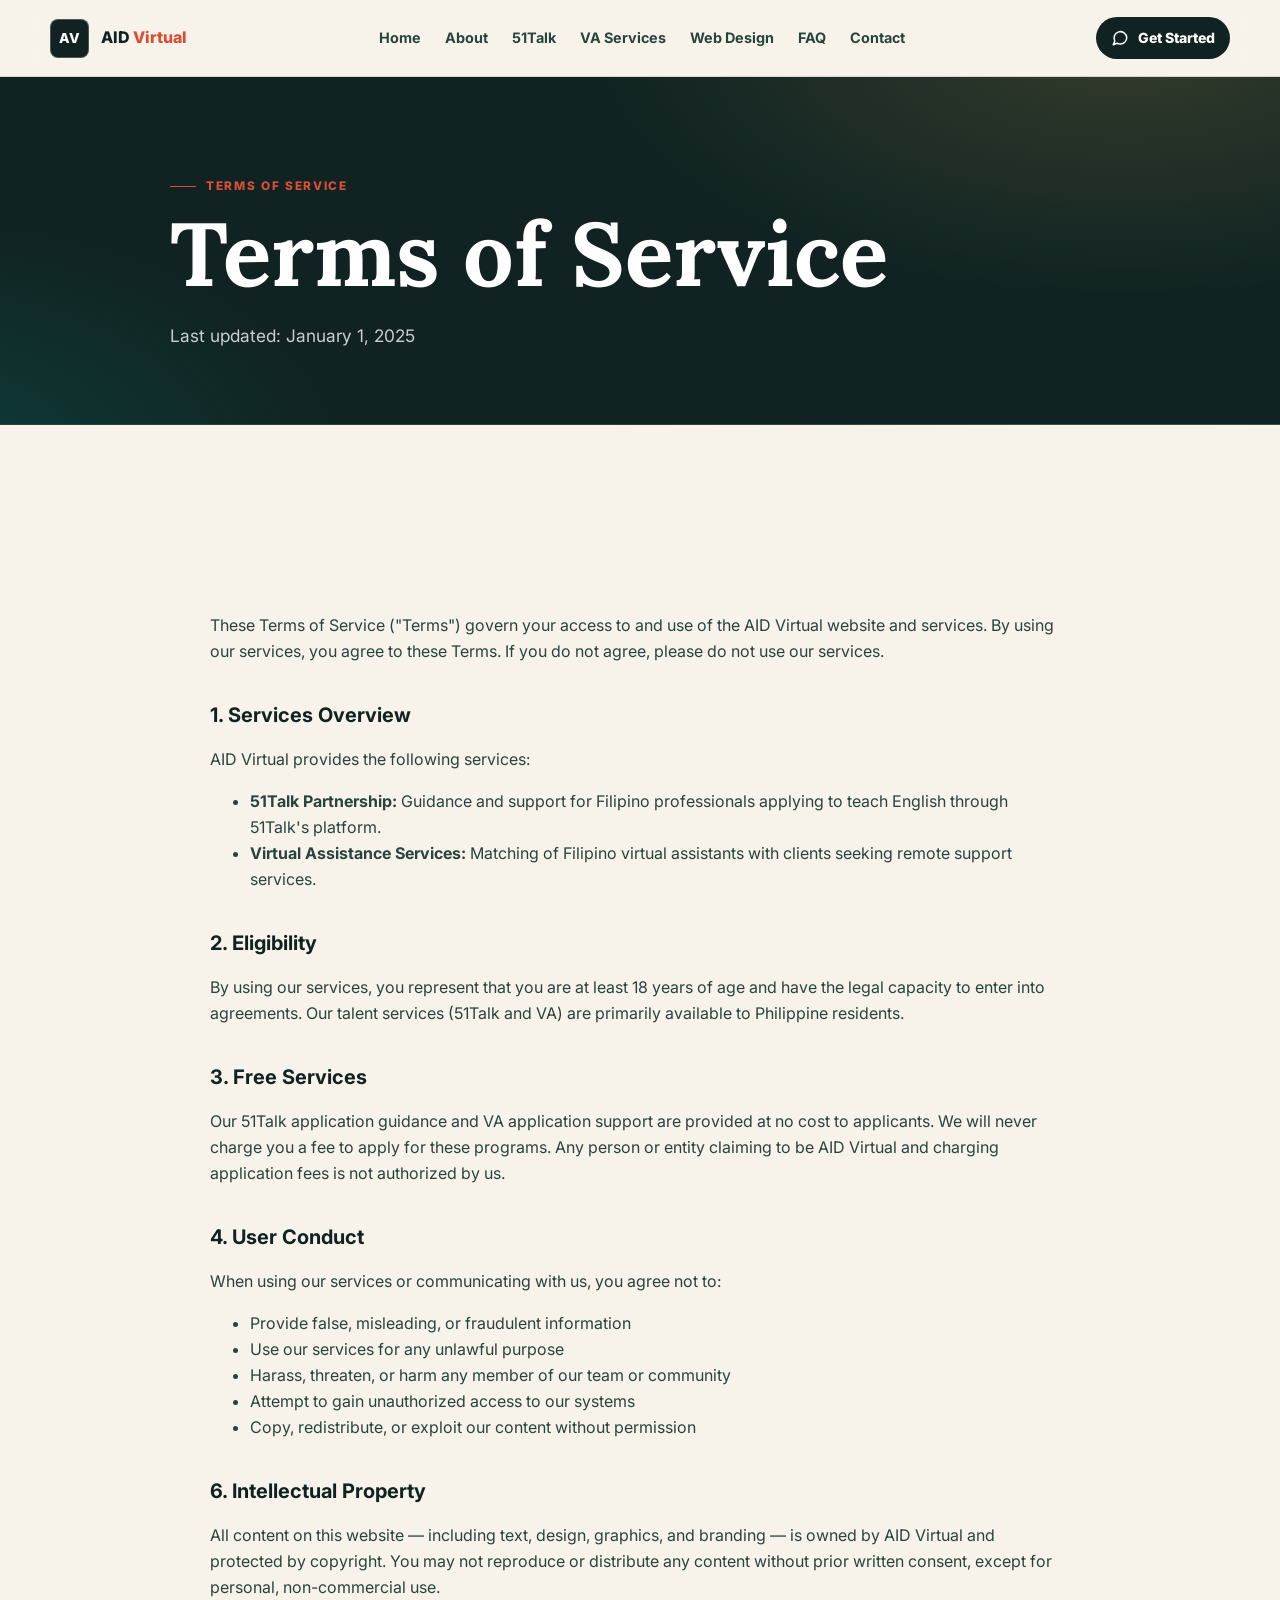
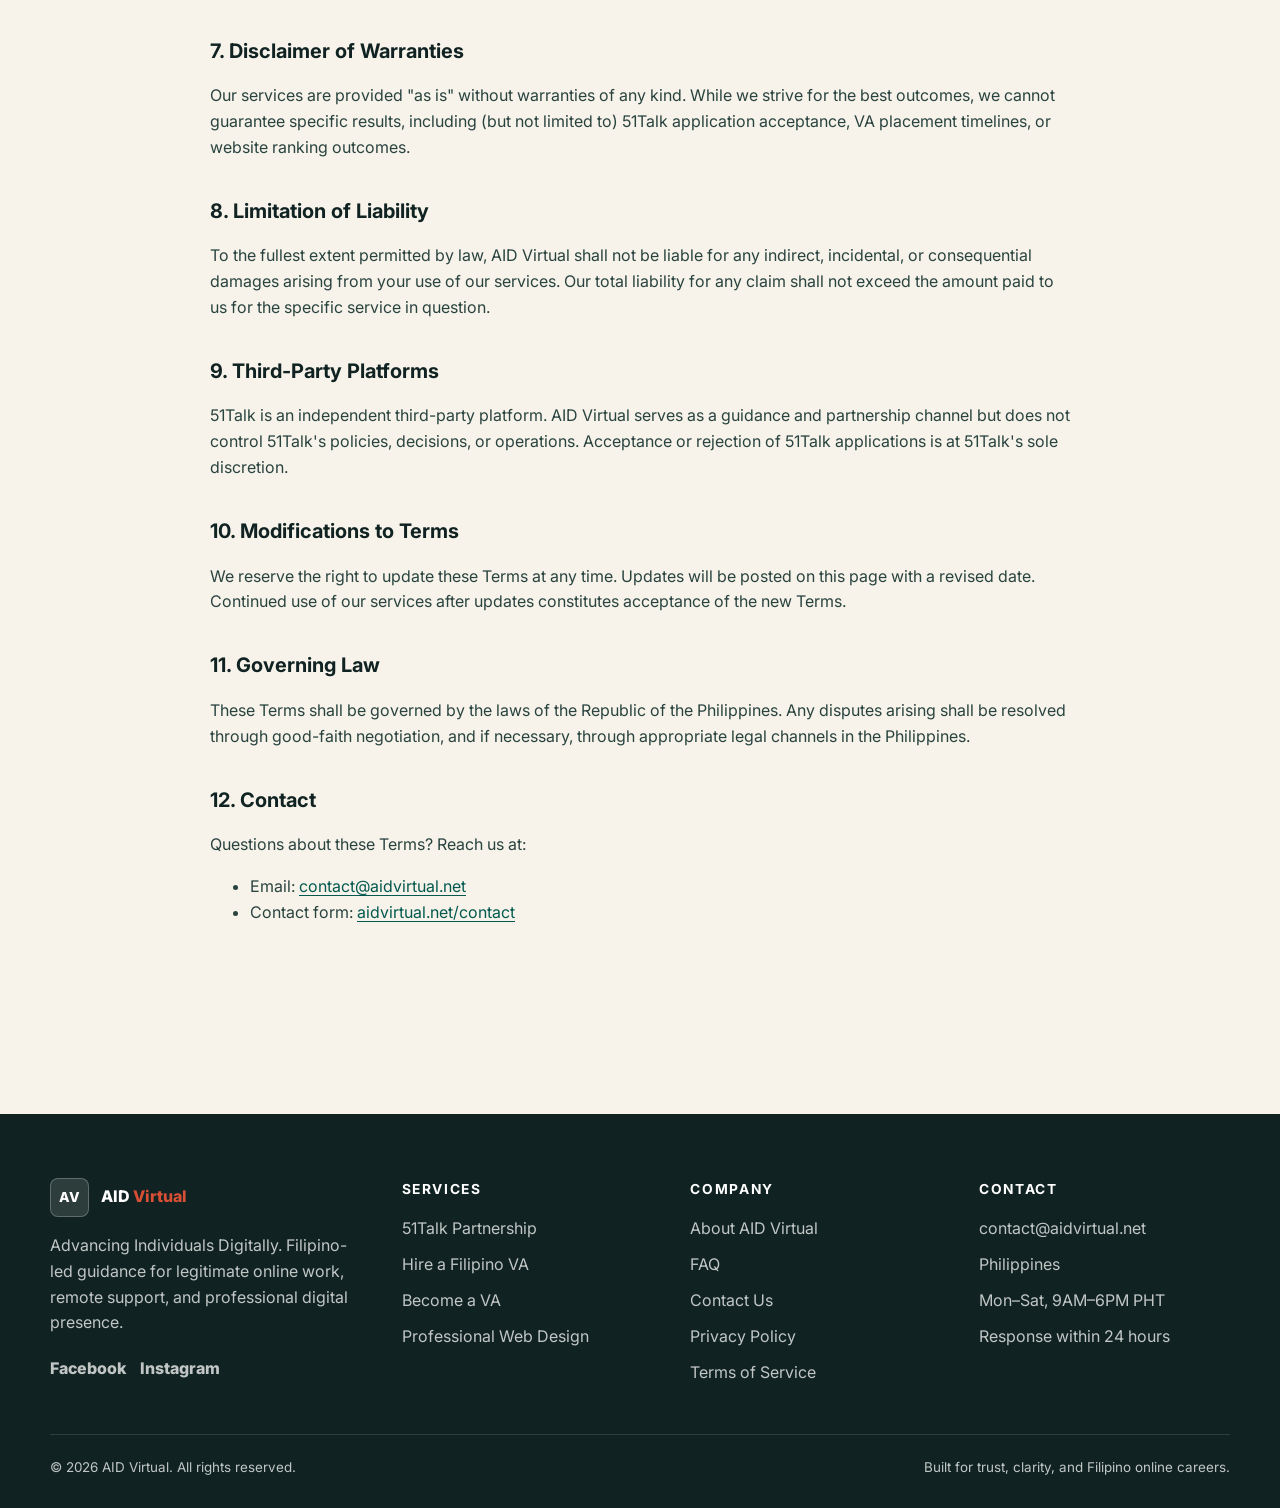
<file: terms.html>
<!DOCTYPE html>
<html lang="en">
<head>
  <meta charset="UTF-8" />
  <meta name="viewport" content="width=device-width, initial-scale=1.0" />
  <title>Terms of Service — AID Virtual</title>
  <meta name="description" content="Terms governing use of AID Virtual's website and services." />
  <link rel="canonical" href="https://aidvirtual.net/terms.html" />
  <meta property="og:title" content="Terms of Service — AID Virtual" />
  <meta property="og:description" content="Terms governing use of AID Virtual's website and services." />
  <meta property="og:image" content="https://aidvirtual.net/assets/images/og-image.jpg" />
  <meta property="og:url" content="https://aidvirtual.net/terms.html" />
  <meta property="og:type" content="website" />
  <meta name="twitter:card" content="summary_large_image" />
  <meta name="twitter:title" content="Terms of Service — AID Virtual" />
  <meta name="twitter:description" content="Terms governing use of AID Virtual's website and services." />
  <link rel="icon" type="image/svg+xml" href="data:image/svg+xml,%3Csvg xmlns='http://www.w3.org/2000/svg' viewBox='0 0 100 100'%3E%3Crect width='100' height='100' rx='16' fill='%23083531'/%3E%3Ctext x='50' y='60' text-anchor='middle' font-family='Arial' font-size='38' font-weight='700' fill='white'%3EAV%3C/text%3E%3C/svg%3E" />
  <link rel="preconnect" href="https://fonts.googleapis.com" />
  <link rel="preconnect" href="https://fonts.gstatic.com" crossorigin />
  <link rel="stylesheet" href="https://fonts.googleapis.com/css2?family=Inter:wght@400;500;600;700;800&family=Lora:ital,wght@0,600;0,700;1,600;1,700&display=swap" />
  <link rel="stylesheet" href="assets/css/style.css" />

  <script src="assets/js/main.js" defer></script>

</head>
<body class="page-terms">

    <a class="skip-link" href="#main">Skip to content</a>
    <header class="site-header" data-header>
      <nav class="nav" aria-label="Main navigation">
        <a class="brand" href="index.html" aria-label="AID Virtual home">
          <span class="brand-mark">AV</span>
          <span class="brand-text">AID <span>Virtual</span></span>
        </a>
        <button class="nav-toggle" type="button" aria-label="Open menu" aria-expanded="false" aria-controls="site-menu" data-nav-toggle>
          <span></span><span></span><span></span>
        </button>
        <div class="nav-menu" id="site-menu" data-nav-menu>
          <a href="index.html">Home</a><a href="about.html">About</a><a href="51talk.html">51Talk</a><a href="virtual-assistance.html">VA Services</a><a href="web-design.html">Web Design</a><a href="faq.html">FAQ</a><a href="contact.html">Contact</a>
        </div>
        <a class="header-cta" href="contact.html">
          <span data-lucide="message-circle"></span>
          Get Started
        </a>
      </nav>
    </header>
<main id="main">


  <section class="page-hero">
    <div class="shell page-hero-inner">
      <span class="kicker">Terms of Service</span>
      <h1>Terms of Service</h1>
      <p>Last updated: January 1, 2025</p>

    </div>
  </section>
  <section class="section">
    <div class="shell legal-content">
      <p>These Terms of Service ("Terms") govern your access to and use of the AID Virtual website and services. By using our services, you agree to these Terms. If you do not agree, please do not use our services.</p>
      <h2>1. Services Overview</h2>
      <p>AID Virtual provides the following services:</p>
      <ul><li><strong>51Talk Partnership:</strong> Guidance and support for Filipino professionals applying to teach English through 51Talk's platform.</li><li><strong>Virtual Assistance Services:</strong> Matching of Filipino virtual assistants with clients seeking remote support services.</li></ul>
      <h2>2. Eligibility</h2>
      <p>By using our services, you represent that you are at least 18 years of age and have the legal capacity to enter into agreements. Our talent services (51Talk and VA) are primarily available to Philippine residents.</p>
      <h2>3. Free Services</h2>
      <p>Our 51Talk application guidance and VA application support are provided at no cost to applicants. We will never charge you a fee to apply for these programs. Any person or entity claiming to be AID Virtual and charging application fees is not authorized by us.</p>
      <h2>4. User Conduct</h2>
      <p>When using our services or communicating with us, you agree not to:</p>
      <ul><li>Provide false, misleading, or fraudulent information</li><li>Use our services for any unlawful purpose</li><li>Harass, threaten, or harm any member of our team or community</li><li>Attempt to gain unauthorized access to our systems</li><li>Copy, redistribute, or exploit our content without permission</li></ul>
      <h2>6. Intellectual Property</h2>
      <p>All content on this website — including text, design, graphics, and branding — is owned by AID Virtual and protected by copyright. You may not reproduce or distribute any content without prior written consent, except for personal, non-commercial use.</p>
      <h2>7. Disclaimer of Warranties</h2>
      <p>Our services are provided "as is" without warranties of any kind. While we strive for the best outcomes, we cannot guarantee specific results, including (but not limited to) 51Talk application acceptance, VA placement timelines, or website ranking outcomes.</p>
      <h2>8. Limitation of Liability</h2>
      <p>To the fullest extent permitted by law, AID Virtual shall not be liable for any indirect, incidental, or consequential damages arising from your use of our services. Our total liability for any claim shall not exceed the amount paid to us for the specific service in question.</p>
      <h2>9. Third-Party Platforms</h2>
      <p>51Talk is an independent third-party platform. AID Virtual serves as a guidance and partnership channel but does not control 51Talk's policies, decisions, or operations. Acceptance or rejection of 51Talk applications is at 51Talk's sole discretion.</p>
      <h2>10. Modifications to Terms</h2>
      <p>We reserve the right to update these Terms at any time. Updates will be posted on this page with a revised date. Continued use of our services after updates constitutes acceptance of the new Terms.</p>
      <h2>11. Governing Law</h2>
      <p>These Terms shall be governed by the laws of the Republic of the Philippines. Any disputes arising shall be resolved through good-faith negotiation, and if necessary, through appropriate legal channels in the Philippines.</p>
      <h2>12. Contact</h2>
      <p>Questions about these Terms? Reach us at:</p>
      <ul><li>Email: <a href="mailto:contact@aidvirtual.net">contact@aidvirtual.net</a></li><li>Contact form: <a href="contact.html">aidvirtual.net/contact</a></li></ul>
    </div>
  </section>
</main>

    <footer class="footer">
      <div class="footer-inner">
        <div class="footer-brand">
          <a class="brand brand-footer" href="index.html" aria-label="AID Virtual home">
            <span class="brand-mark">AV</span>
            <span class="brand-text">AID <span>Virtual</span></span>
          </a>
          <p>Advancing Individuals Digitally. Filipino-led guidance for legitimate online work, remote support, and professional digital presence.</p>
          <div class="social-row" aria-label="Social links">
            <a href="https://www.facebook.com/aidvirtual" target="_blank" rel="noopener">Facebook</a>
            <a href="https://www.instagram.com/aidvirtual" target="_blank" rel="noopener">Instagram</a>
          </div>
        </div>
        <div>
          <h2>Services</h2>
          <ul>
            <li><a href="51talk.html">51Talk Partnership</a></li><li><a href="virtual-assistance.html#hire">Hire a Filipino VA</a></li><li><a href="virtual-assistance.html#apply">Become a VA</a></li><li><a href="web-design.html">Professional Web Design</a></li>
          </ul>
        </div>
        <div>
          <h2>Company</h2>
          <ul>
            <li><a href="about.html">About AID Virtual</a></li>
            <li><a href="faq.html">FAQ</a></li>
            <li><a href="contact.html">Contact Us</a></li>
            <li><a href="privacy-policy.html">Privacy Policy</a></li>
            <li><a href="terms.html">Terms of Service</a></li>
          </ul>
        </div>
        <div>
          <h2>Contact</h2>
          <ul class="contact-list">
            <li><a href="mailto:contact@aidvirtual.net">contact@aidvirtual.net</a></li>
            <li>Philippines</li>
            <li>Mon–Sat, 9AM–6PM PHT</li>
            <li>Response within 24 hours</li>
          </ul>
        </div>
      </div>
      <div class="footer-bottom">
        <span>© 2026 AID Virtual. All rights reserved.</span>
        <span>Built for trust, clarity, and Filipino online careers.</span>
      </div>
    </footer>
</body>
</html>
</file>
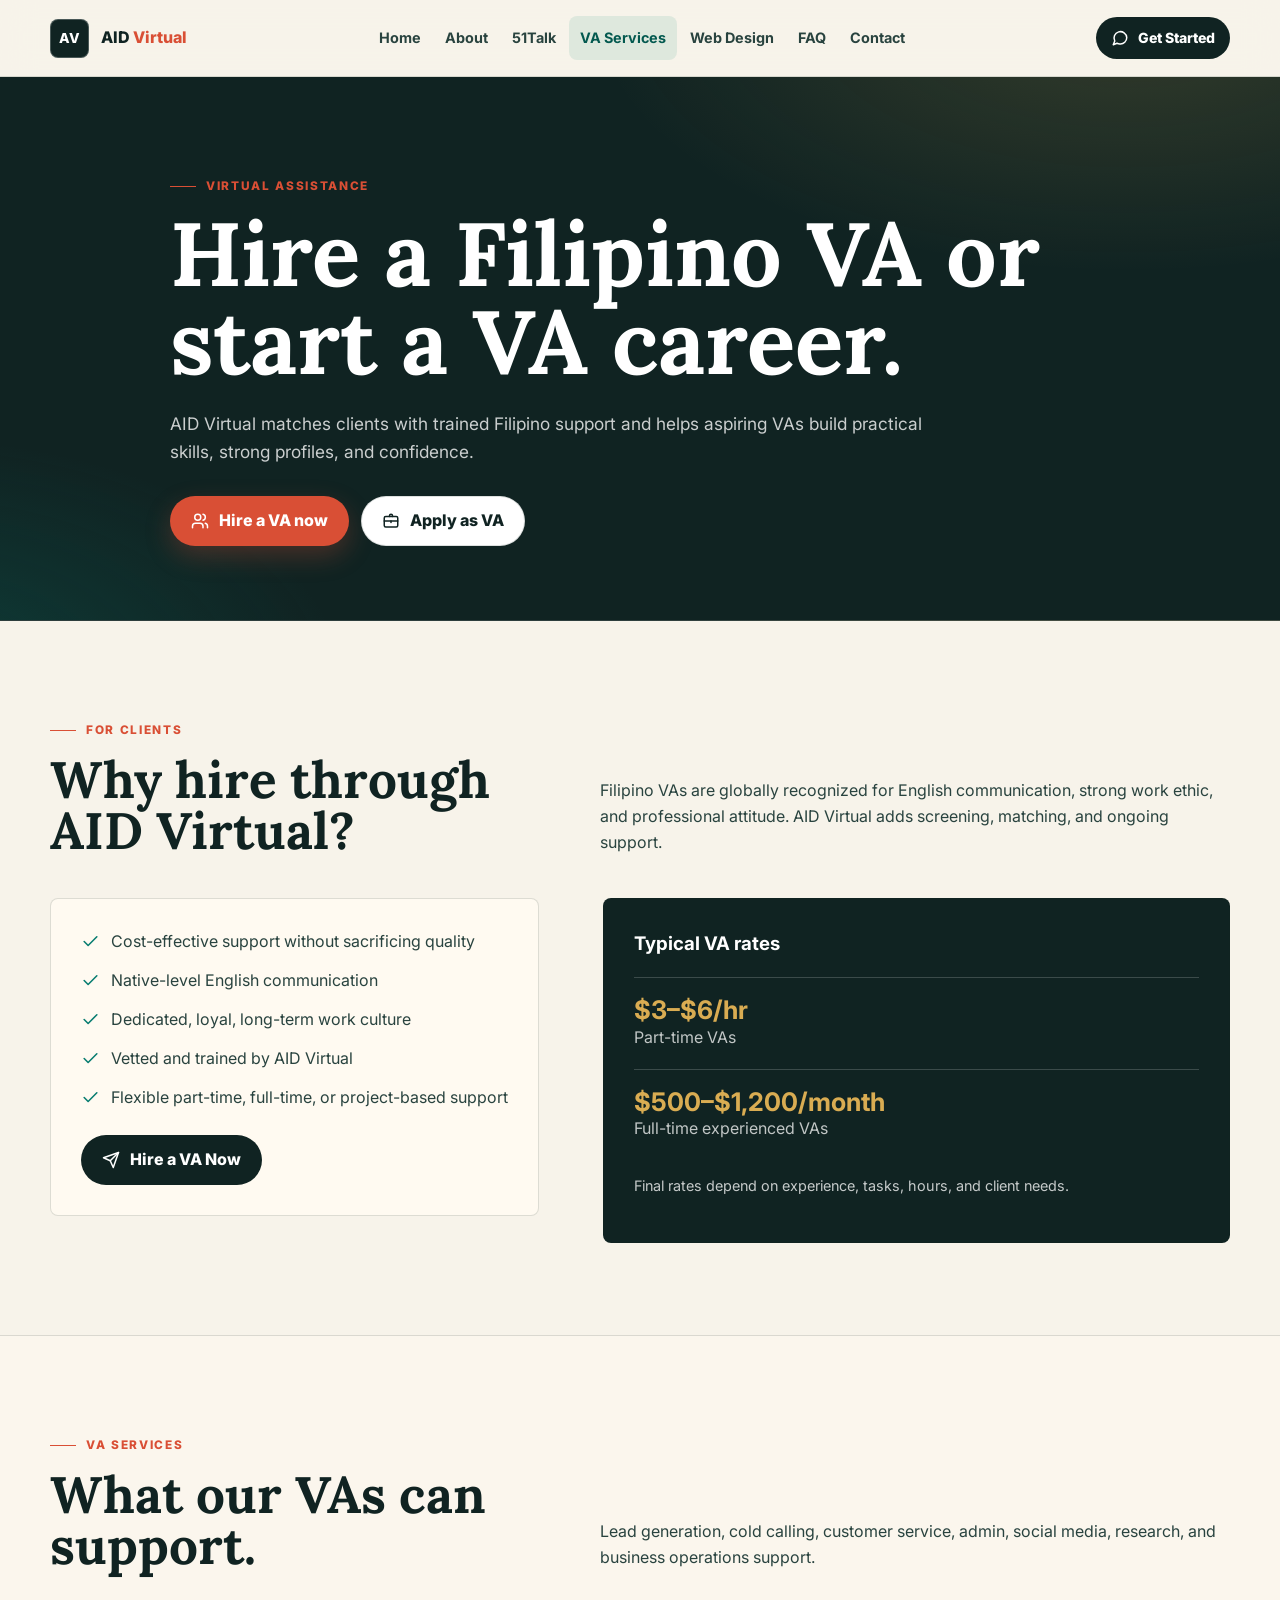
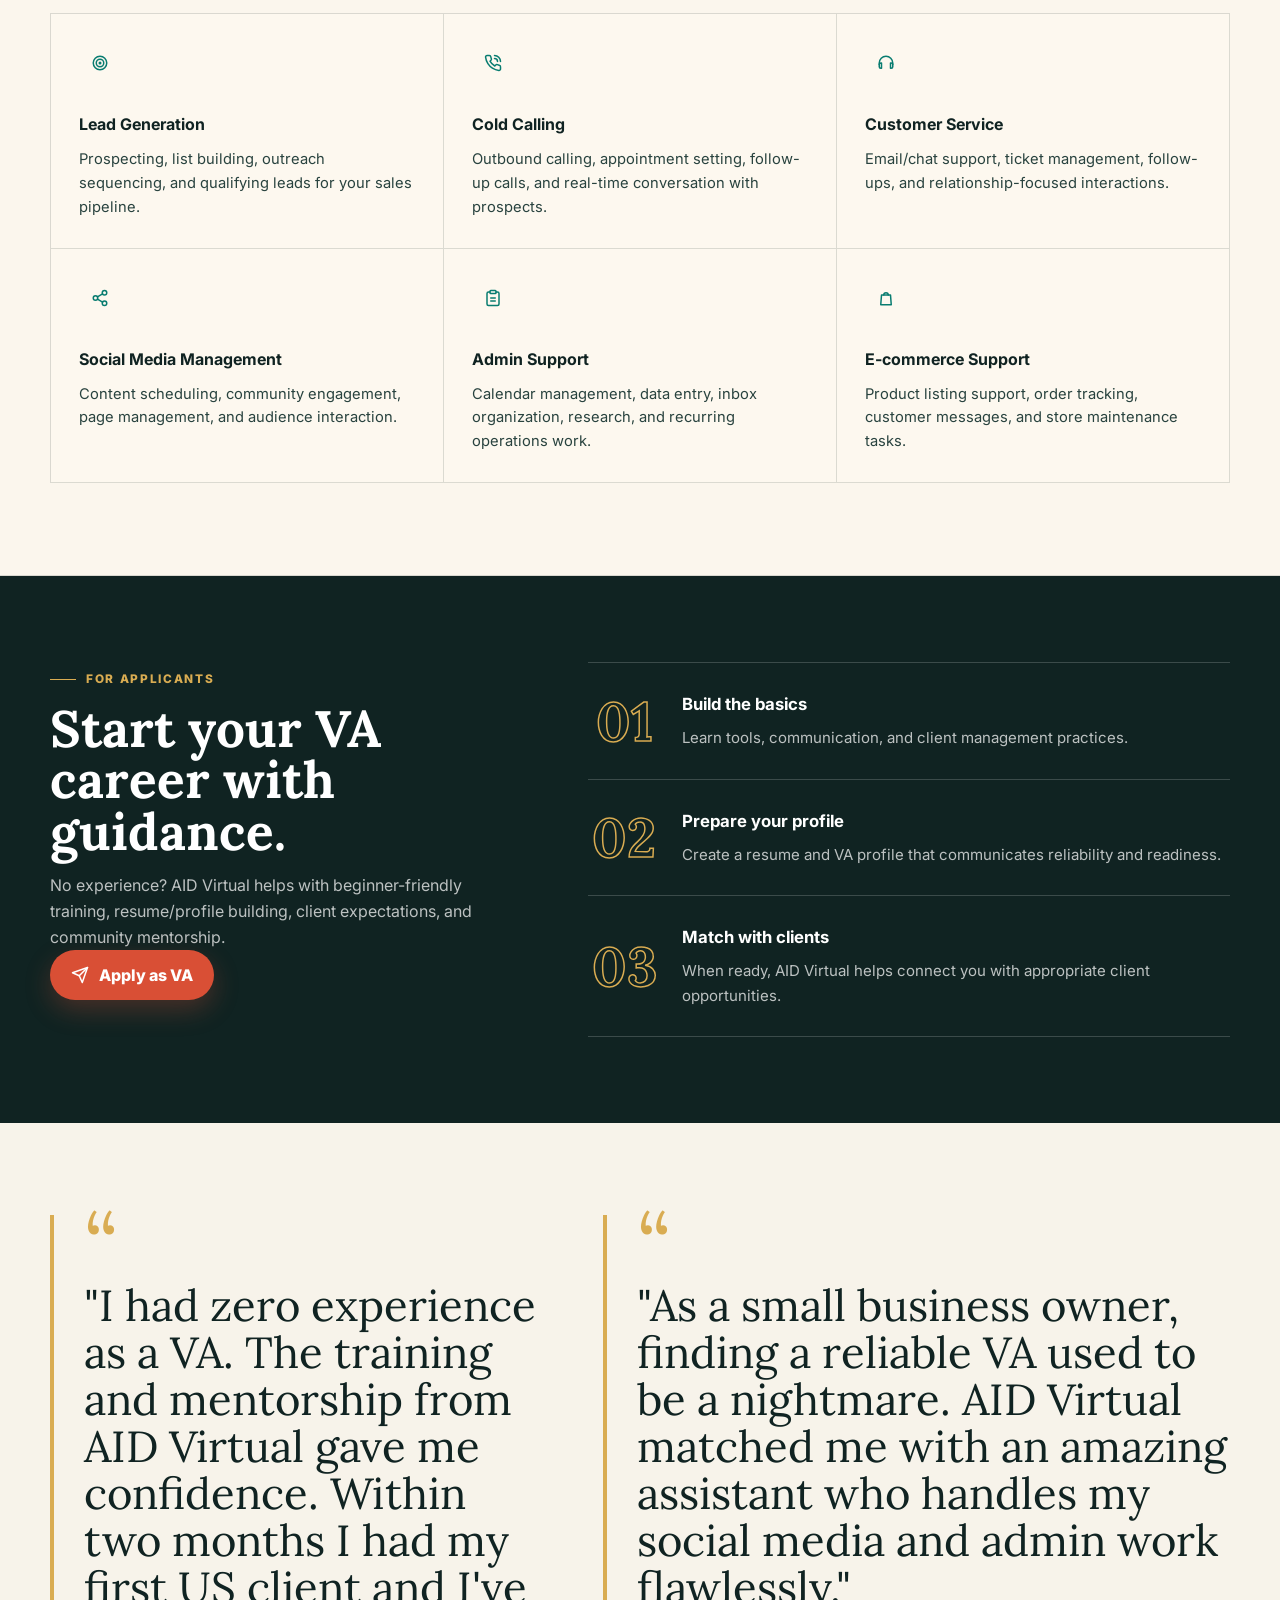
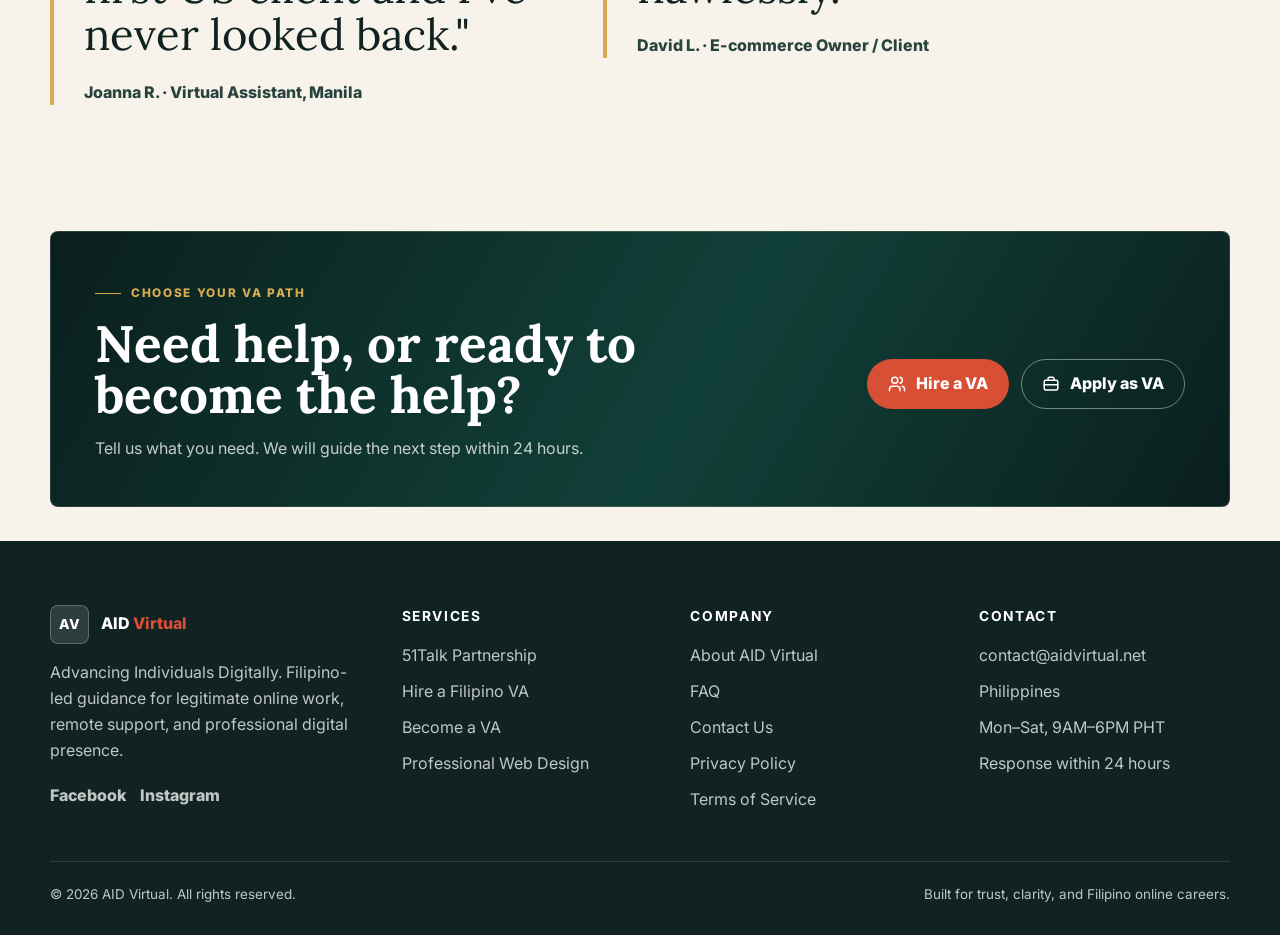
<file: virtual-assistance.html>
<!DOCTYPE html>
<html lang="en">
<head>
  <meta charset="UTF-8" />
  <meta name="viewport" content="width=device-width, initial-scale=1.0" />
  <title>Hire a Filipino VA or Start a VA Career — AID Virtual</title>
  <meta name="description" content="Hire a vetted Filipino virtual assistant or join our VA team. Lead gen, customer service, social media, and more. Starting at $3/hr." />
  <link rel="canonical" href="https://aidvirtual.net/virtual-assistance.html" />
  <meta property="og:title" content="Hire a Filipino VA or Start a VA Career — AID Virtual" />
  <meta property="og:description" content="Hire a vetted Filipino virtual assistant or join our VA team. Lead gen, customer service, social media, and more. Starting at $3/hr." />
  <meta property="og:image" content="https://aidvirtual.net/assets/images/og-image.jpg" />
  <meta property="og:url" content="https://aidvirtual.net/virtual-assistance.html" />
  <meta property="og:type" content="website" />
  <meta name="twitter:card" content="summary_large_image" />
  <meta name="twitter:title" content="Hire a Filipino VA or Start a VA Career — AID Virtual" />
  <meta name="twitter:description" content="Hire a vetted Filipino virtual assistant or join our VA team. Lead gen, customer service, social media, and more. Starting at $3/hr." />
  <link rel="icon" type="image/svg+xml" href="data:image/svg+xml,%3Csvg xmlns='http://www.w3.org/2000/svg' viewBox='0 0 100 100'%3E%3Crect width='100' height='100' rx='16' fill='%23083531'/%3E%3Ctext x='50' y='60' text-anchor='middle' font-family='Arial' font-size='38' font-weight='700' fill='white'%3EAV%3C/text%3E%3C/svg%3E" />
  <link rel="preconnect" href="https://fonts.googleapis.com" />
  <link rel="preconnect" href="https://fonts.gstatic.com" crossorigin />
  <link rel="stylesheet" href="https://fonts.googleapis.com/css2?family=Inter:wght@400;500;600;700;800&family=Lora:ital,wght@0,600;0,700;1,600;1,700&display=swap" />
  <link rel="stylesheet" href="assets/css/style.css" />

  <script src="assets/js/main.js" defer></script>

</head>
<body class="page-virtual-assistance">

    <a class="skip-link" href="#main">Skip to content</a>
    <header class="site-header" data-header>
      <nav class="nav" aria-label="Main navigation">
        <a class="brand" href="index.html" aria-label="AID Virtual home">
          <span class="brand-mark">AV</span>
          <span class="brand-text">AID <span>Virtual</span></span>
        </a>
        <button class="nav-toggle" type="button" aria-label="Open menu" aria-expanded="false" aria-controls="site-menu" data-nav-toggle>
          <span></span><span></span><span></span>
        </button>
        <div class="nav-menu" id="site-menu" data-nav-menu>
          <a href="index.html">Home</a><a href="about.html">About</a><a href="51talk.html">51Talk</a><a href="virtual-assistance.html" aria-current="page" class="active">VA Services</a><a href="web-design.html">Web Design</a><a href="faq.html">FAQ</a><a href="contact.html">Contact</a>
        </div>
        <a class="header-cta" href="contact.html">
          <span data-lucide="message-circle"></span>
          Get Started
        </a>
      </nav>
    </header>
<main id="main">


  <section class="page-hero">
    <div class="shell page-hero-inner">
      <span class="kicker">Virtual Assistance</span>
      <h1>Hire a Filipino VA or start a VA career.</h1>
      <p>AID Virtual matches clients with trained Filipino support and helps aspiring VAs build practical skills, strong profiles, and confidence.</p>
      <div class="hero-actions"><a class="button button-primary" href="contact.html?service=va-hire"><span class="icon" data-lucide="users"></span> Hire a VA now</a><a class="button button-light" href="contact.html?service=va-apply"><span class="icon" data-lucide="briefcase-business"></span> Apply as VA</a></div>
    </div>
  </section>

  <section class="section" id="hire">
    <div class="shell">

    <div class="section-header">
      <div>
        <span class="kicker">For clients</span>
        <h2>Why hire through AID Virtual?</h2>
      </div>
      <p>Filipino VAs are globally recognized for English communication, strong work ethic, and professional attitude. AID Virtual adds screening, matching, and ongoing support.</p>
    </div>
      <div class="two-grid">
        <div class="panel">
          <ul class="feature-list"><li><span class="icon" data-lucide="check"></span><span>Cost-effective support without sacrificing quality</span></li><li><span class="icon" data-lucide="check"></span><span>Native-level English communication</span></li><li><span class="icon" data-lucide="check"></span><span>Dedicated, loyal, long-term work culture</span></li><li><span class="icon" data-lucide="check"></span><span>Vetted and trained by AID Virtual</span></li><li><span class="icon" data-lucide="check"></span><span>Flexible part-time, full-time, or project-based support</span></li></ul>
          <a class="button button-dark" href="contact.html?service=va-hire"><span class="icon" data-lucide="send"></span> Hire a VA Now</a>
        </div>
        <div class="panel panel-dark">
          <h3>Typical VA rates</h3>
          <div class="rate-row"><strong>$3–$6/hr</strong><span>Part-time VAs</span></div>
          <div class="rate-row"><strong>$500–$1,200/month</strong><span>Full-time experienced VAs</span></div>
          <p class="panel-note">Final rates depend on experience, tasks, hours, and client needs.</p>
        </div>
      </div>
    </div>
  </section>

  <section class="section section-soft">
    <div class="shell">

    <div class="section-header">
      <div>
        <span class="kicker">VA services</span>
        <h2>What our VAs can support.</h2>
      </div>
      <p>Lead generation, cold calling, customer service, admin, social media, research, and business operations support.</p>
    </div>
      <div class="support-grid">

    <article class="card">
      <span class="card-icon"><span class="icon" data-lucide="target"></span></span>
      <h3>Lead Generation</h3>
      <p>Prospecting, list building, outreach sequencing, and qualifying leads for your sales pipeline.</p>
    </article>

    <article class="card">
      <span class="card-icon"><span class="icon" data-lucide="phone-call"></span></span>
      <h3>Cold Calling</h3>
      <p>Outbound calling, appointment setting, follow-up calls, and real-time conversation with prospects.</p>
    </article>

    <article class="card">
      <span class="card-icon"><span class="icon" data-lucide="headphones"></span></span>
      <h3>Customer Service</h3>
      <p>Email/chat support, ticket management, follow-ups, and relationship-focused interactions.</p>
    </article>

    <article class="card">
      <span class="card-icon"><span class="icon" data-lucide="share-2"></span></span>
      <h3>Social Media Management</h3>
      <p>Content scheduling, community engagement, page management, and audience interaction.</p>
    </article>

    <article class="card">
      <span class="card-icon"><span class="icon" data-lucide="clipboard-list"></span></span>
      <h3>Admin Support</h3>
      <p>Calendar management, data entry, inbox organization, research, and recurring operations work.</p>
    </article>

    <article class="card">
      <span class="card-icon"><span class="icon" data-lucide="shopping-bag"></span></span>
      <h3>E-commerce Support</h3>
      <p>Product listing support, order tracking, customer messages, and store maintenance tasks.</p>
    </article>
      </div>
    </div>
  </section>

  <section class="process-band" id="apply">
    <div class="shell process-layout">
      <div>
        <span class="kicker gold">For applicants</span>
        <h2>Start your VA career with guidance.</h2>
        <p>No experience? AID Virtual helps with beginner-friendly training, resume/profile building, client expectations, and community mentorship.</p>
        <a class="button button-primary" href="contact.html?service=va-apply"><span class="icon" data-lucide="send"></span> Apply as VA</a>
      </div>
      <div class="steps">
        <article><span>01</span><div><h3>Build the basics</h3><p>Learn tools, communication, and client management practices.</p></div></article>
        <article><span>02</span><div><h3>Prepare your profile</h3><p>Create a resume and VA profile that communicates reliability and readiness.</p></div></article>
        <article><span>03</span><div><h3>Match with clients</h3><p>When ready, AID Virtual helps connect you with appropriate client opportunities.</p></div></article>
      </div>
    </div>
  </section>

  <section class="section">
    <div class="shell quote-layout">
      <div class="quote-card">
        <blockquote>"I had zero experience as a VA. The training and mentorship from AID Virtual gave me confidence. Within two months I had my first US client and I've never looked back."</blockquote>
        <p>Joanna R. · Virtual Assistant, Manila</p>
      </div>
      <div class="quote-card">
        <blockquote>"As a small business owner, finding a reliable VA used to be a nightmare. AID Virtual matched me with an amazing assistant who handles my social media and admin work flawlessly."</blockquote>
        <p>David L. · E-commerce Owner / Client</p>
      </div>
    </div>
  </section>

  <section class="cta shell">
    <div>
      <span class="kicker">Choose your VA path</span>
      <h2>Need help, or ready to become the help?</h2>
      <p>Tell us what you need. We will guide the next step within 24 hours.</p>
    </div>
    <div class="cta-actions">
      <a class="button button-dark" href="contact.html?service=va-hire"><span class="icon" data-lucide="users"></span> Hire a VA</a>
      <a class="button button-light" href="contact.html?service=va-apply"><span class="icon" data-lucide="briefcase"></span> Apply as VA</a>
    </div>
  </section>
</main>

    <footer class="footer">
      <div class="footer-inner">
        <div class="footer-brand">
          <a class="brand brand-footer" href="index.html" aria-label="AID Virtual home">
            <span class="brand-mark">AV</span>
            <span class="brand-text">AID <span>Virtual</span></span>
          </a>
          <p>Advancing Individuals Digitally. Filipino-led guidance for legitimate online work, remote support, and professional digital presence.</p>
          <div class="social-row" aria-label="Social links">
            <a href="https://www.facebook.com/aidvirtual" target="_blank" rel="noopener">Facebook</a>
            <a href="https://www.instagram.com/aidvirtual" target="_blank" rel="noopener">Instagram</a>
          </div>
        </div>
        <div>
          <h2>Services</h2>
          <ul>
            <li><a href="51talk.html">51Talk Partnership</a></li><li><a href="virtual-assistance.html#hire">Hire a Filipino VA</a></li><li><a href="virtual-assistance.html#apply">Become a VA</a></li><li><a href="web-design.html">Professional Web Design</a></li>
          </ul>
        </div>
        <div>
          <h2>Company</h2>
          <ul>
            <li><a href="about.html">About AID Virtual</a></li>
            <li><a href="faq.html">FAQ</a></li>
            <li><a href="contact.html">Contact Us</a></li>
            <li><a href="privacy-policy.html">Privacy Policy</a></li>
            <li><a href="terms.html">Terms of Service</a></li>
          </ul>
        </div>
        <div>
          <h2>Contact</h2>
          <ul class="contact-list">
            <li><a href="mailto:contact@aidvirtual.net">contact@aidvirtual.net</a></li>
            <li>Philippines</li>
            <li>Mon–Sat, 9AM–6PM PHT</li>
            <li>Response within 24 hours</li>
          </ul>
        </div>
      </div>
      <div class="footer-bottom">
        <span>© 2026 AID Virtual. All rights reserved.</span>
        <span>Built for trust, clarity, and Filipino online careers.</span>
      </div>
    </footer>
</body>
</html>
</file>
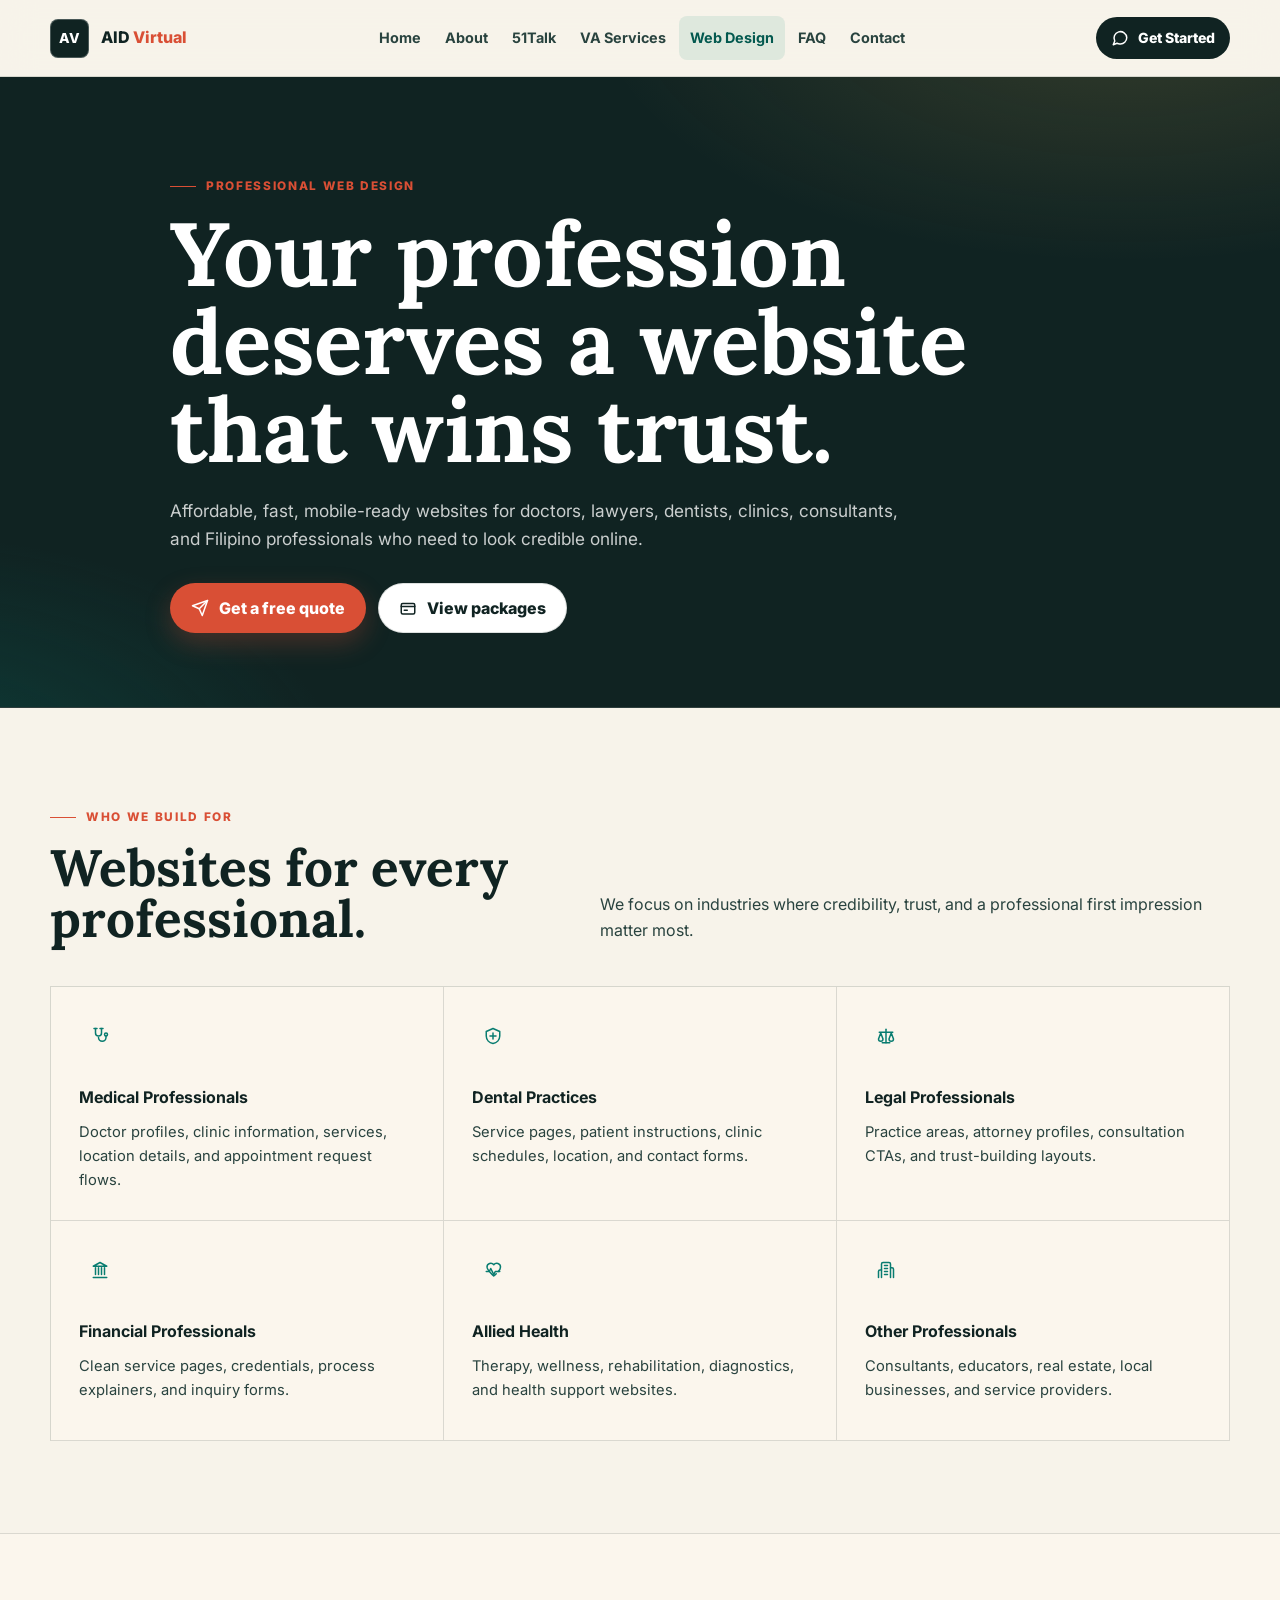
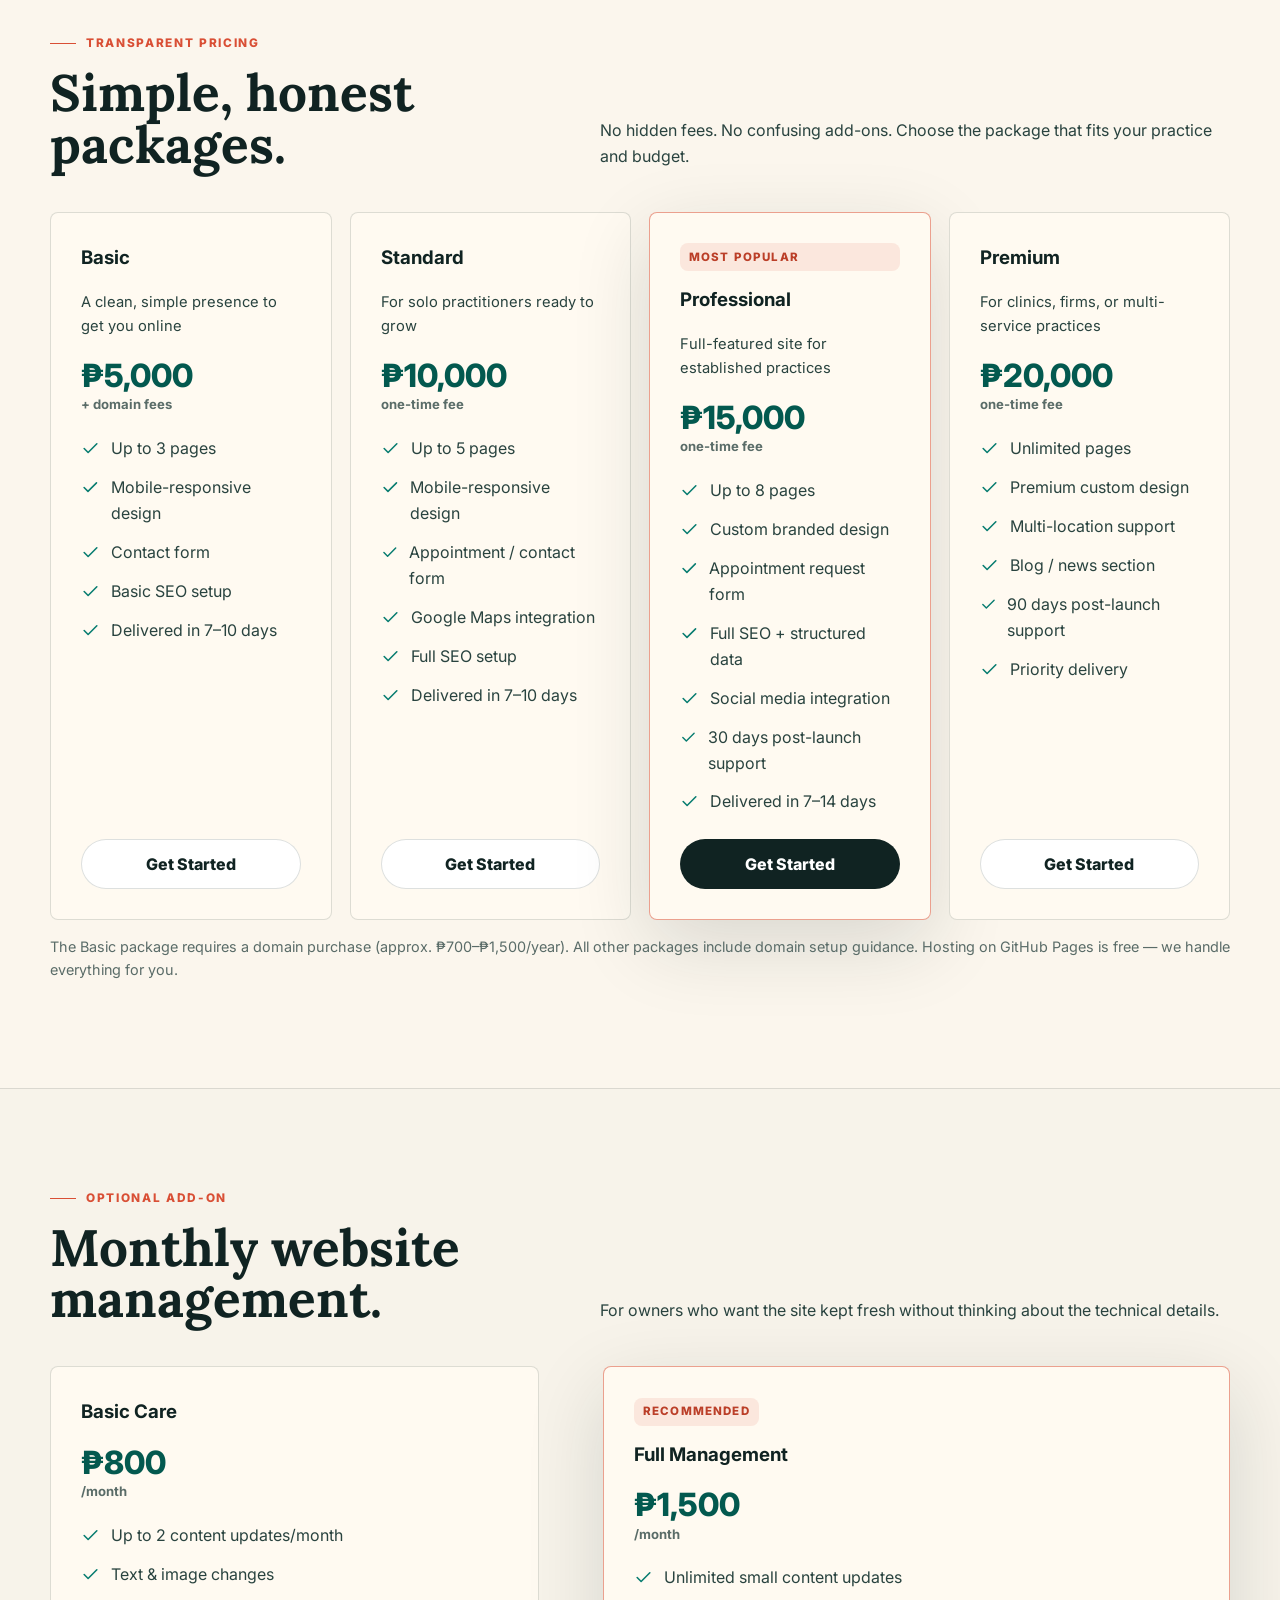
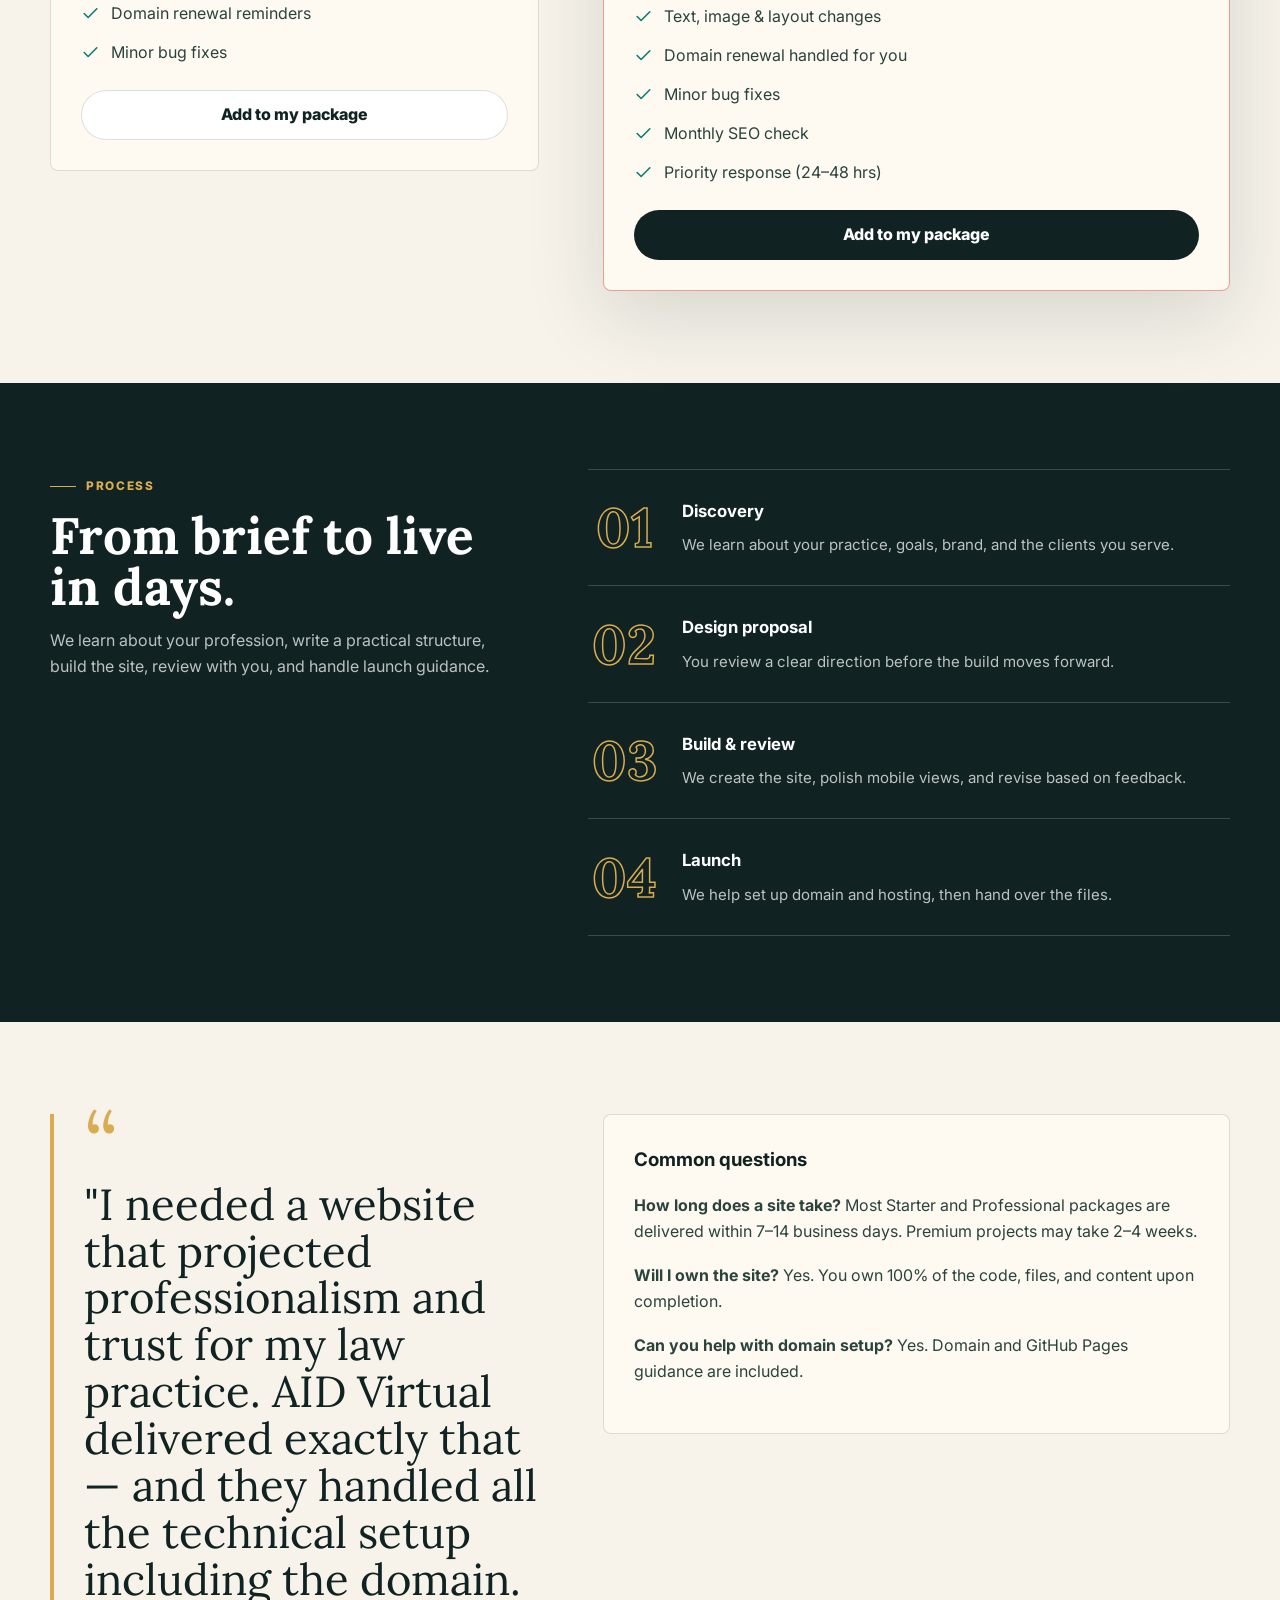
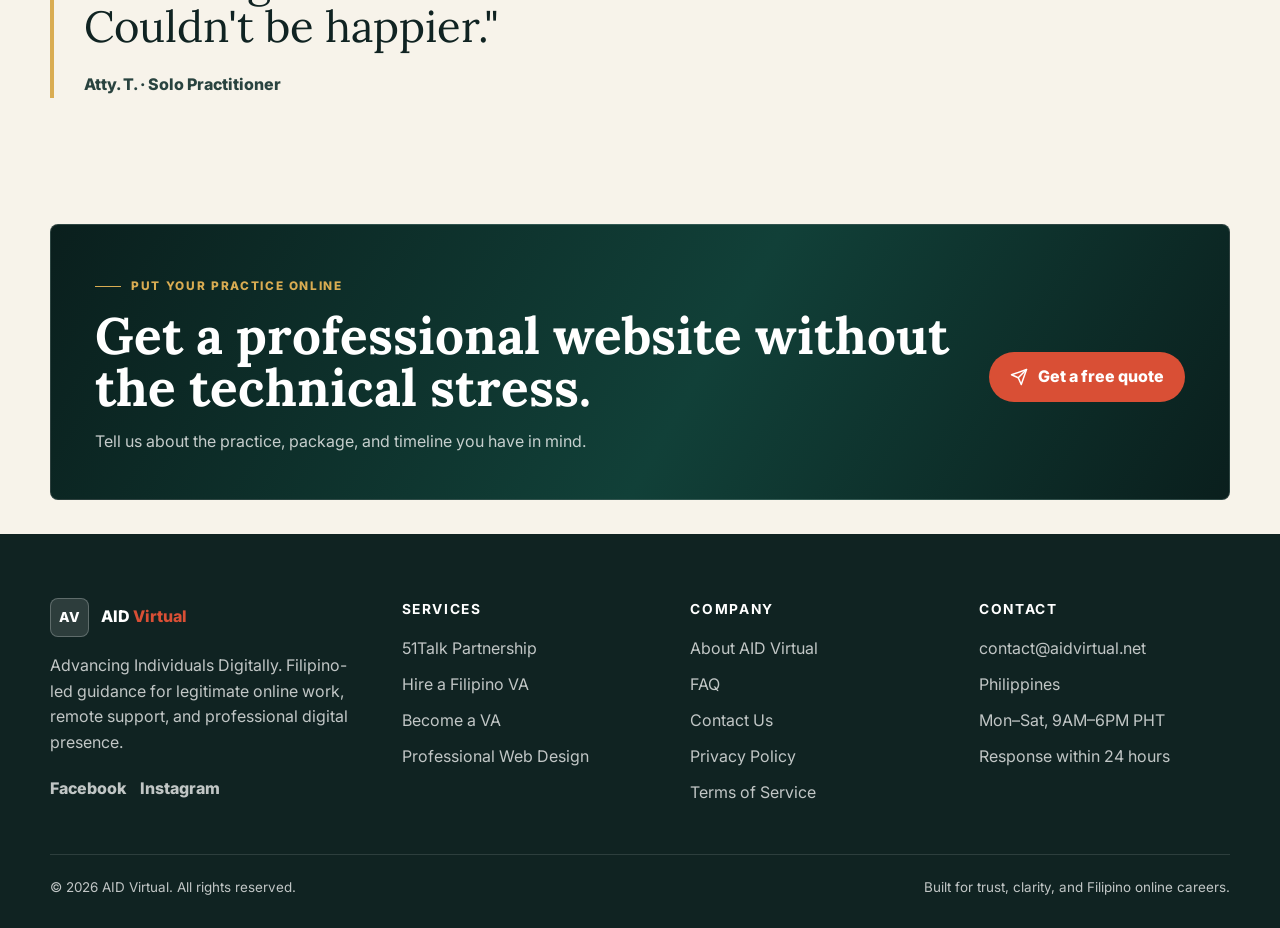
<file: web-design.html>
<!DOCTYPE html>
<html lang="en">
<head>
  <meta charset="UTF-8" />
  <meta name="viewport" content="width=device-width, initial-scale=1.0" />
  <title>Professional Website Design for Filipino Professionals — AID Virtual</title>
  <meta name="description" content="Affordable, fast, mobile-ready websites for doctors, lawyers, dentists, and professionals in the Philippines. Packages from ₱5,000." />
  <link rel="canonical" href="https://aidvirtual.net/web-design.html" />
  <meta property="og:title" content="Professional Website Design for Filipino Professionals — AID Virtual" />
  <meta property="og:description" content="Affordable, fast, mobile-ready websites for doctors, lawyers, dentists, and professionals in the Philippines. Packages from ₱5,000." />
  <meta property="og:image" content="https://aidvirtual.net/assets/images/og-image.jpg" />
  <meta property="og:url" content="https://aidvirtual.net/web-design.html" />
  <meta property="og:type" content="website" />
  <meta name="twitter:card" content="summary_large_image" />
  <meta name="twitter:title" content="Professional Website Design for Filipino Professionals — AID Virtual" />
  <meta name="twitter:description" content="Affordable, fast, mobile-ready websites for doctors, lawyers, dentists, and professionals in the Philippines. Packages from ₱5,000." />
  <link rel="icon" type="image/svg+xml" href="data:image/svg+xml,%3Csvg xmlns='http://www.w3.org/2000/svg' viewBox='0 0 100 100'%3E%3Crect width='100' height='100' rx='16' fill='%23083531'/%3E%3Ctext x='50' y='60' text-anchor='middle' font-family='Arial' font-size='38' font-weight='700' fill='white'%3EAV%3C/text%3E%3C/svg%3E" />
  <link rel="preconnect" href="https://fonts.googleapis.com" />
  <link rel="preconnect" href="https://fonts.gstatic.com" crossorigin />
  <link rel="stylesheet" href="https://fonts.googleapis.com/css2?family=Inter:wght@400;500;600;700;800&family=Lora:ital,wght@0,600;0,700;1,600;1,700&display=swap" />
  <link rel="stylesheet" href="assets/css/style.css" />

  <script src="assets/js/main.js" defer></script>

</head>
<body class="page-web-design">

    <a class="skip-link" href="#main">Skip to content</a>
    <header class="site-header" data-header>
      <nav class="nav" aria-label="Main navigation">
        <a class="brand" href="index.html" aria-label="AID Virtual home">
          <span class="brand-mark">AV</span>
          <span class="brand-text">AID <span>Virtual</span></span>
        </a>
        <button class="nav-toggle" type="button" aria-label="Open menu" aria-expanded="false" aria-controls="site-menu" data-nav-toggle>
          <span></span><span></span><span></span>
        </button>
        <div class="nav-menu" id="site-menu" data-nav-menu>
          <a href="index.html">Home</a><a href="about.html">About</a><a href="51talk.html">51Talk</a><a href="virtual-assistance.html">VA Services</a><a href="web-design.html" aria-current="page" class="active">Web Design</a><a href="faq.html">FAQ</a><a href="contact.html">Contact</a>
        </div>
        <a class="header-cta" href="contact.html">
          <span data-lucide="message-circle"></span>
          Get Started
        </a>
      </nav>
    </header>
<main id="main">


  <section class="page-hero">
    <div class="shell page-hero-inner">
      <span class="kicker">Professional Web Design</span>
      <h1>Your profession deserves a website that wins trust.</h1>
      <p>Affordable, fast, mobile-ready websites for doctors, lawyers, dentists, clinics, consultants, and Filipino professionals who need to look credible online.</p>
      <div class="hero-actions"><a class="button button-primary" href="contact.html?service=web-design"><span class="icon" data-lucide="send"></span> Get a free quote</a><a class="button button-light" href="#pricing"><span class="icon" data-lucide="wallet-cards"></span> View packages</a></div>
    </div>
  </section>

  <section class="section">
    <div class="shell">

    <div class="section-header">
      <div>
        <span class="kicker">Who we build for</span>
        <h2>Websites for every professional.</h2>
      </div>
      <p>We focus on industries where credibility, trust, and a professional first impression matter most.</p>
    </div>
      <div class="support-grid">

    <article class="card">
      <span class="card-icon"><span class="icon" data-lucide="stethoscope"></span></span>
      <h3>Medical Professionals</h3>
      <p>Doctor profiles, clinic information, services, location details, and appointment request flows.</p>
    </article>

    <article class="card">
      <span class="card-icon"><span class="icon" data-lucide="badge-plus"></span></span>
      <h3>Dental Practices</h3>
      <p>Service pages, patient instructions, clinic schedules, location, and contact forms.</p>
    </article>

    <article class="card">
      <span class="card-icon"><span class="icon" data-lucide="scale"></span></span>
      <h3>Legal Professionals</h3>
      <p>Practice areas, attorney profiles, consultation CTAs, and trust-building layouts.</p>
    </article>

    <article class="card">
      <span class="card-icon"><span class="icon" data-lucide="landmark"></span></span>
      <h3>Financial Professionals</h3>
      <p>Clean service pages, credentials, process explainers, and inquiry forms.</p>
    </article>

    <article class="card">
      <span class="card-icon"><span class="icon" data-lucide="heart-pulse"></span></span>
      <h3>Allied Health</h3>
      <p>Therapy, wellness, rehabilitation, diagnostics, and health support websites.</p>
    </article>

    <article class="card">
      <span class="card-icon"><span class="icon" data-lucide="building-2"></span></span>
      <h3>Other Professionals</h3>
      <p>Consultants, educators, real estate, local businesses, and service providers.</p>
    </article>
      </div>
    </div>
  </section>

  <section class="section section-soft" id="pricing">
    <div class="shell">

    <div class="section-header">
      <div>
        <span class="kicker">Transparent pricing</span>
        <h2>Simple, honest packages.</h2>
      </div>
      <p>No hidden fees. No confusing add-ons. Choose the package that fits your practice and budget.</p>
    </div>
      <div class="pricing-grid">

    <article class="pricing-card">

      <h3>Basic</h3>
      <p>A clean, simple presence to get you online</p>
      <div class="price">₱5,000 <span>+ domain fees</span></div>
      <ul class="feature-list"><li><span class="icon" data-lucide="check"></span><span>Up to 3 pages</span></li><li><span class="icon" data-lucide="check"></span><span>Mobile-responsive design</span></li><li><span class="icon" data-lucide="check"></span><span>Contact form</span></li><li><span class="icon" data-lucide="check"></span><span>Basic SEO setup</span></li><li><span class="icon" data-lucide="check"></span><span>Delivered in 7–10 days</span></li></ul>
      <a class="button button-light full" href="contact.html?service=web-design&package=basic">Get Started</a>
    </article>

    <article class="pricing-card">

      <h3>Standard</h3>
      <p>For solo practitioners ready to grow</p>
      <div class="price">₱10,000 <span>one-time fee</span></div>
      <ul class="feature-list"><li><span class="icon" data-lucide="check"></span><span>Up to 5 pages</span></li><li><span class="icon" data-lucide="check"></span><span>Mobile-responsive design</span></li><li><span class="icon" data-lucide="check"></span><span>Appointment / contact form</span></li><li><span class="icon" data-lucide="check"></span><span>Google Maps integration</span></li><li><span class="icon" data-lucide="check"></span><span>Full SEO setup</span></li><li><span class="icon" data-lucide="check"></span><span>Delivered in 7–10 days</span></li></ul>
      <a class="button button-light full" href="contact.html?service=web-design&package=standard">Get Started</a>
    </article>

    <article class="pricing-card featured">
      <span class="badge">Most Popular</span>
      <h3>Professional</h3>
      <p>Full-featured site for established practices</p>
      <div class="price">₱15,000 <span>one-time fee</span></div>
      <ul class="feature-list"><li><span class="icon" data-lucide="check"></span><span>Up to 8 pages</span></li><li><span class="icon" data-lucide="check"></span><span>Custom branded design</span></li><li><span class="icon" data-lucide="check"></span><span>Appointment request form</span></li><li><span class="icon" data-lucide="check"></span><span>Full SEO + structured data</span></li><li><span class="icon" data-lucide="check"></span><span>Social media integration</span></li><li><span class="icon" data-lucide="check"></span><span>30 days post-launch support</span></li><li><span class="icon" data-lucide="check"></span><span>Delivered in 7–14 days</span></li></ul>
      <a class="button button-dark full" href="contact.html?service=web-design&package=professional">Get Started</a>
    </article>

    <article class="pricing-card">

      <h3>Premium</h3>
      <p>For clinics, firms, or multi-service practices</p>
      <div class="price">₱20,000 <span>one-time fee</span></div>
      <ul class="feature-list"><li><span class="icon" data-lucide="check"></span><span>Unlimited pages</span></li><li><span class="icon" data-lucide="check"></span><span>Premium custom design</span></li><li><span class="icon" data-lucide="check"></span><span>Multi-location support</span></li><li><span class="icon" data-lucide="check"></span><span>Blog / news section</span></li><li><span class="icon" data-lucide="check"></span><span>90 days post-launch support</span></li><li><span class="icon" data-lucide="check"></span><span>Priority delivery</span></li></ul>
      <a class="button button-light full" href="contact.html?service=web-design&package=premium">Get Started</a>
    </article>
      </div>
      <p class="notice">The Basic package requires a domain purchase (approx. ₱700–₱1,500/year). All other packages include domain setup guidance. Hosting on GitHub Pages is free — we handle everything for you.</p>
    </div>
  </section>

  <section class="section">
    <div class="shell">

    <div class="section-header">
      <div>
        <span class="kicker">Optional add-on</span>
        <h2>Monthly website management.</h2>
      </div>
      <p>For owners who want the site kept fresh without thinking about the technical details.</p>
    </div>
      <div class="two-grid">
        <div class="panel">
          <h3>Basic Care</h3>
          <div class="price">₱800 <span>/month</span></div>
          <ul class="feature-list"><li><span class="icon" data-lucide="check"></span><span>Up to 2 content updates/month</span></li><li><span class="icon" data-lucide="check"></span><span>Text & image changes</span></li><li><span class="icon" data-lucide="check"></span><span>Domain renewal reminders</span></li><li><span class="icon" data-lucide="check"></span><span>Minor bug fixes</span></li></ul>
          <a class="button button-light full" href="contact.html?service=web-design&package=maintenance-basic">Add to my package</a>
        </div>
        <div class="panel panel-featured">
          <span class="badge">Recommended</span>
          <h3>Full Management</h3>
          <div class="price">₱1,500 <span>/month</span></div>
          <ul class="feature-list"><li><span class="icon" data-lucide="check"></span><span>Unlimited small content updates</span></li><li><span class="icon" data-lucide="check"></span><span>Text, image & layout changes</span></li><li><span class="icon" data-lucide="check"></span><span>Domain renewal handled for you</span></li><li><span class="icon" data-lucide="check"></span><span>Minor bug fixes</span></li><li><span class="icon" data-lucide="check"></span><span>Monthly SEO check</span></li><li><span class="icon" data-lucide="check"></span><span>Priority response (24–48 hrs)</span></li></ul>
          <a class="button button-dark full" href="contact.html?service=web-design&package=maintenance-full">Add to my package</a>
        </div>
      </div>
    </div>
  </section>

  <section class="process-band">
    <div class="shell process-layout">
      <div>
        <span class="kicker gold">Process</span>
        <h2>From brief to live in days.</h2>
        <p>We learn about your profession, write a practical structure, build the site, review with you, and handle launch guidance.</p>
      </div>
      <div class="steps">
        <article><span>01</span><div><h3>Discovery</h3><p>We learn about your practice, goals, brand, and the clients you serve.</p></div></article>
        <article><span>02</span><div><h3>Design proposal</h3><p>You review a clear direction before the build moves forward.</p></div></article>
        <article><span>03</span><div><h3>Build & review</h3><p>We create the site, polish mobile views, and revise based on feedback.</p></div></article>
        <article><span>04</span><div><h3>Launch</h3><p>We help set up domain and hosting, then hand over the files.</p></div></article>
      </div>
    </div>
  </section>

  <section class="section">
    <div class="shell quote-layout">
      <div class="quote-card">
        <blockquote>"I needed a website that projected professionalism and trust for my law practice. AID Virtual delivered exactly that — and they handled all the technical setup including the domain. Couldn't be happier."</blockquote>
        <p>Atty. T. · Solo Practitioner</p>
      </div>
      <div class="panel">
        <h3>Common questions</h3>
        <div class="faq-mini">
          <p><strong>How long does a site take?</strong> Most Starter and Professional packages are delivered within 7–14 business days. Premium projects may take 2–4 weeks.</p>
          <p><strong>Will I own the site?</strong> Yes. You own 100% of the code, files, and content upon completion.</p>
          <p><strong>Can you help with domain setup?</strong> Yes. Domain and GitHub Pages guidance are included.</p>
        </div>
      </div>
    </div>
  </section>

  <section class="cta shell">
    <div>
      <span class="kicker">Put your practice online</span>
      <h2>Get a professional website without the technical stress.</h2>
      <p>Tell us about the practice, package, and timeline you have in mind.</p>
    </div>
    <div class="cta-actions">
      <a class="button button-dark" href="contact.html?service=web-design"><span class="icon" data-lucide="send"></span> Get a free quote</a>
    </div>
  </section>
</main>

    <footer class="footer">
      <div class="footer-inner">
        <div class="footer-brand">
          <a class="brand brand-footer" href="index.html" aria-label="AID Virtual home">
            <span class="brand-mark">AV</span>
            <span class="brand-text">AID <span>Virtual</span></span>
          </a>
          <p>Advancing Individuals Digitally. Filipino-led guidance for legitimate online work, remote support, and professional digital presence.</p>
          <div class="social-row" aria-label="Social links">
            <a href="https://www.facebook.com/aidvirtual" target="_blank" rel="noopener">Facebook</a>
            <a href="https://www.instagram.com/aidvirtual" target="_blank" rel="noopener">Instagram</a>
          </div>
        </div>
        <div>
          <h2>Services</h2>
          <ul>
            <li><a href="51talk.html">51Talk Partnership</a></li><li><a href="virtual-assistance.html#hire">Hire a Filipino VA</a></li><li><a href="virtual-assistance.html#apply">Become a VA</a></li><li><a href="web-design.html">Professional Web Design</a></li>
          </ul>
        </div>
        <div>
          <h2>Company</h2>
          <ul>
            <li><a href="about.html">About AID Virtual</a></li>
            <li><a href="faq.html">FAQ</a></li>
            <li><a href="contact.html">Contact Us</a></li>
            <li><a href="privacy-policy.html">Privacy Policy</a></li>
            <li><a href="terms.html">Terms of Service</a></li>
          </ul>
        </div>
        <div>
          <h2>Contact</h2>
          <ul class="contact-list">
            <li><a href="mailto:contact@aidvirtual.net">contact@aidvirtual.net</a></li>
            <li>Philippines</li>
            <li>Mon–Sat, 9AM–6PM PHT</li>
            <li>Response within 24 hours</li>
          </ul>
        </div>
      </div>
      <div class="footer-bottom">
        <span>© 2026 AID Virtual. All rights reserved.</span>
        <span>Built for trust, clarity, and Filipino online careers.</span>
      </div>
    </footer>
</body>
</html>
</file>
<file: assets/css/style.css>
:root {
  --ink: #102322;
  --ink-2: #29433f;
  --muted: #5a6c68;
  --paper: #f7f3ea;
  --surface: #fffaf1;
  --white: #ffffff;
  --line: rgba(16, 35, 34, 0.14);
  --line-strong: rgba(16, 35, 34, 0.24);
  --teal: #087c70;
  --teal-dark: #03594f;
  --coral: #d94f35;
  --coral-dark: #bb3f28;
  --gold: #d9ac52;
  --navy: #142f3b;
  --purple: #6c4eb5;
  --shadow: 0 24px 80px rgba(13, 36, 34, 0.14);
  --radius: 8px;
  --max: 1180px;
  color-scheme: light;
}
* { box-sizing: border-box; }
html { scroll-behavior: smooth; scroll-padding-top: 88px; }
body {
  margin: 0;
  color: var(--ink);
  background: var(--paper);
  font-family: Inter, system-ui, -apple-system, BlinkMacSystemFont, "Segoe UI", sans-serif;
  line-height: 1.62;
}
a { color: inherit; text-decoration: none; }
img, svg { display: block; max-width: 100%; }
button, input, select, textarea { font: inherit; }
.skip-link { position: fixed; left: 16px; top: -80px; z-index: 100; background: var(--ink); color: var(--white); padding: 10px 14px; border-radius: var(--radius); }
.skip-link:focus { top: 16px; }
.shell { width: min(var(--max), calc(100% - 40px)); margin: 0 auto; }
.narrow { max-width: 880px; }
.site-header {
  position: sticky;
  top: 0;
  z-index: 50;
  background: rgba(247, 243, 234, 0.92);
  border-bottom: 1px solid var(--line);
  backdrop-filter: blur(16px);
}
.nav {
  width: min(var(--max), calc(100% - 40px));
  min-height: 76px;
  margin: 0 auto;
  display: flex;
  align-items: center;
  justify-content: space-between;
  gap: 18px;
}
.brand { display: inline-flex; align-items: center; gap: 12px; font-weight: 800; letter-spacing: 0; }
.brand-mark {
  width: 39px;
  height: 39px;
  display: grid;
  place-items: center;
  border-radius: var(--radius);
  background: var(--ink);
  color: var(--white);
  font-size: 0.86rem;
  border: 1px solid rgba(255, 255, 255, 0.24);
}
.brand-text span { color: var(--coral); }
.nav-menu { display: flex; align-items: center; gap: 2px; }
.nav-menu a {
  padding: 10px 11px;
  border-radius: var(--radius);
  color: var(--ink-2);
  font-size: 0.9rem;
  font-weight: 700;
  transition: background 160ms ease, color 160ms ease;
}
.nav-menu a:hover, .nav-menu a.active, .nav-menu a[aria-current="page"] { background: rgba(8, 124, 112, 0.10); color: var(--teal-dark); }
.header-cta {
  min-height: 42px;
  display: inline-flex;
  align-items: center;
  justify-content: center;
  gap: 9px;
  padding: 0 15px;
  border-radius: var(--radius);
  background: var(--ink);
  color: var(--white);
  font-size: 0.88rem;
  font-weight: 800;
}
.header-cta svg, .button svg, .path-link svg, .icon svg { width: 18px; height: 18px; stroke-width: 2; }
.nav-toggle { display: none; width: 42px; height: 42px; border: 1px solid var(--line); border-radius: var(--radius); background: var(--surface); padding: 9px; }
.nav-toggle span { display: block; height: 2px; margin: 5px 0; background: var(--ink); border-radius: 3px; transition: transform 160ms ease, opacity 160ms ease; }
.nav-toggle.open span:nth-child(1) { transform: translateY(7px) rotate(45deg); }
.nav-toggle.open span:nth-child(2) { opacity: 0; }
.nav-toggle.open span:nth-child(3) { transform: translateY(-7px) rotate(-45deg); }
h1, h2, h3, blockquote { font-family: Lora, Georgia, serif; letter-spacing: 0; }
h1, h2, h3, p { overflow-wrap: anywhere; }
.kicker, .eyebrow-line, .path-label {
  display: inline-flex;
  align-items: center;
  gap: 10px;
  margin-bottom: 14px;
  color: var(--coral);
  font-size: 0.74rem;
  font-weight: 800;
  letter-spacing: 0.14em;
  text-transform: uppercase;
}
.eyebrow-line { color: rgba(255,255,255,0.78); }
.eyebrow-line::before { content: ""; width: 38px; height: 1px; background: var(--gold); }
.gold { color: var(--gold); }
.home-hero {
  min-height: 86svh;
  margin-top: -76px;
  padding-top: 76px;
  color: var(--white);
  background-image: linear-gradient(90deg, rgba(8, 28, 27, 0.96) 0%, rgba(8, 28, 27, 0.84) 48%, rgba(8, 28, 27, 0.34) 100%), url("../images/hero-remote-work.webp");
  background-size: cover;
  background-position: center;
}
.page-index .site-header { background: rgba(8, 28, 27, 0.30); border-bottom-color: rgba(255,255,255,0.16); position: sticky; }
.page-index .nav-menu a, .page-index .brand, .page-index .header-cta { color: var(--white); }
.page-index .brand-mark { background: rgba(255,255,255,0.12); }
.page-index .nav-menu a:hover, .page-index .nav-menu a.active { background: rgba(255,255,255,0.12); color: var(--white); }
.page-index .header-cta { background: rgba(255,255,255,0.12); border: 1px solid rgba(255,255,255,0.28); }
.home-hero-inner {
  min-height: calc(86svh - 76px);
  padding: clamp(70px, 11vh, 130px) 0 94px;
  display: grid;
  grid-template-columns: minmax(0, 720px) minmax(220px, 320px);
  gap: 56px;
  align-items: end;
}
.home-hero h1 {
  margin: 0;
  color: var(--white);
  font-size: clamp(4.4rem, 11vw, 10rem);
  line-height: 0.86;
}
.hero-copy-block > p {
  max-width: 670px;
  margin: 28px 0 0;
  color: rgba(255,255,255,0.84);
  font-size: clamp(1.05rem, 1.5vw, 1.24rem);
}
.tagline {
  display: inline-flex;
  margin-top: 18px !important;
  color: var(--gold) !important;
  font-weight: 800;
  letter-spacing: 0.06em;
}
.hero-actions, .cta-actions { display: flex; flex-wrap: wrap; gap: 12px; margin-top: 30px; }
.button {
  min-height: 50px;
  display: inline-flex;
  align-items: center;
  justify-content: center;
  gap: 10px;
  padding: 0 20px;
  border-radius: var(--radius);
  border: 1px solid transparent;
  font-weight: 800;
  line-height: 1.1;
  transition: transform 160ms ease, background 160ms ease, border-color 160ms ease;
}
.button:hover { transform: translateY(-2px); }
.button-primary { background: var(--coral); color: var(--white); }
.button-primary:hover { background: var(--coral-dark); }
.button-secondary { color: var(--white); border-color: rgba(255,255,255,0.36); background: rgba(255,255,255,0.09); }
.button-secondary:hover { border-color: rgba(255,255,255,0.68); background: rgba(255,255,255,0.16); }
.button-dark { background: var(--ink); color: var(--white); }
.button-light { background: var(--white); color: var(--ink); border-color: var(--line); }
.full { width: 100%; }
.hero-proof {
  padding-top: 20px;
  border-top: 1px solid rgba(255,255,255,0.26);
  color: rgba(255,255,255,0.76);
}
.hero-proof strong { display: block; color: var(--white); font-size: clamp(3.4rem, 7vw, 5rem); line-height: 1; font-weight: 800; }
.hero-proof span { display: block; color: var(--white); font-weight: 800; margin-top: 6px; }
.pathways {
  position: relative;
  z-index: 2;
  margin-top: -46px;
  display: grid;
  grid-template-columns: 0.82fr repeat(3, 1fr);
  border: 1px solid var(--line);
  border-radius: var(--radius);
  overflow: hidden;
  box-shadow: var(--shadow);
  background: var(--surface);
}
.pathway-intro { padding: 30px; background: var(--ink); color: var(--white); }
.pathway-intro span { color: var(--gold); font-size: 0.74rem; font-weight: 800; text-transform: uppercase; letter-spacing: 0.14em; }
.pathway-intro h2 { margin: 12px 0 0; color: var(--white); font-family: Inter, sans-serif; font-size: clamp(1.35rem, 2vw, 1.8rem); line-height: 1.12; }
.path-card { min-height: 240px; display: flex; flex-direction: column; justify-content: space-between; padding: 30px; border-left: 1px solid var(--line); background: var(--surface); transition: background 180ms ease, box-shadow 180ms ease; }
.path-card:hover { background: var(--white); box-shadow: inset 0 3px 0 var(--coral); }
.path-link .icon svg { transition: transform 180ms ease; }
.path-card:hover .path-link .icon svg { transform: translateX(4px); }
.path-card h3 { margin: 0 0 10px; font-family: Inter, sans-serif; font-size: 1.14rem; }
.path-card p { margin: 0; color: var(--ink-2); font-size: 0.94rem; }
.path-link { display: inline-flex; align-items: center; gap: 8px; margin-top: 22px; color: var(--teal-dark); font-weight: 800; font-size: 0.92rem; }
.section { padding: 92px 0; }
.section-soft { background: rgba(255, 250, 241, 0.55); border-block: 1px solid var(--line); }
.section-header {
  display: grid;
  grid-template-columns: minmax(240px, 0.78fr) minmax(280px, 1fr);
  gap: 58px;
  align-items: end;
  margin-bottom: 42px;
}
.section-header h2, .process-layout h2, .cta h2 {
  margin: 0;
  font-size: clamp(2.2rem, 4vw, 4.2rem);
  line-height: 1;
}
.section-header p, .process-layout p, .cta p { margin: 0; color: var(--ink-2); }
.process-layout > div > p, .cta > div > p { margin-top: 16px; }
.support-grid, .three-grid, .faq-preview-grid {
  display: grid;
  grid-template-columns: repeat(3, 1fr);
  border-top: 1px solid var(--line);
  border-left: 1px solid var(--line);
}
.card-link { display: block; }
.card {
  min-height: 220px;
  padding: 28px;
  border-right: 1px solid var(--line);
  border-bottom: 1px solid var(--line);
  background: rgba(255,250,241,0.56);
  transition: background 180ms ease;
}
.card:hover { background: var(--white); }
.card-link .card { height: 100%; }
.card-link:hover .card { background: var(--white); box-shadow: inset 0 3px 0 var(--teal); }
.card-icon {
  width: 42px;
  height: 42px;
  display: grid;
  place-items: center;
  color: var(--teal);
}
.card h3, .faq-preview-grid h3 { margin: 28px 0 10px; font-family: Inter, sans-serif; font-size: 1rem; }
.card p, .faq-preview-grid p { margin: 0; color: var(--ink-2); font-size: 0.92rem; }
.process-band { background: var(--ink); color: var(--white); }
.process-layout {
  padding: 86px 0;
  display: grid;
  grid-template-columns: 0.72fr 1fr;
  gap: 76px;
  align-items: start;
}
.process-layout h2, .process-layout h3 { color: var(--white); }
.process-layout p { color: rgba(255,255,255,0.72); }
.steps { border-top: 1px solid rgba(255,255,255,0.18); }
.steps article {
  display: grid;
  grid-template-columns: 72px 1fr;
  gap: 22px;
  padding: 28px 0;
  border-bottom: 1px solid rgba(255,255,255,0.18);
}
.steps article > span {
  width: 48px;
  height: 48px;
  display: grid;
  place-items: center;
  border-radius: var(--radius);
  background: rgba(255,255,255,0.10);
  color: var(--gold);
  font-weight: 800;
}
.steps h3 { margin: 0 0 8px; font-family: Inter, sans-serif; font-size: 1.05rem; }
.steps p { margin: 0; font-size: 0.94rem; }
.quote-layout, .split-layout, .two-grid, .contact-layout {
  display: grid;
  grid-template-columns: minmax(280px, 0.78fr) minmax(320px, 1fr);
  gap: 64px;
  align-items: start;
}
.metric-panel {
  display: grid;
  grid-template-columns: repeat(2, 1fr);
  border: 1px solid var(--line);
  border-radius: var(--radius);
  overflow: hidden;
  background: var(--surface);
}
.metric-panel div { min-height: 145px; padding: 26px; border-right: 1px solid var(--line); border-bottom: 1px solid var(--line); }
.metric-panel div:nth-child(2n) { border-right: 0; }
.metric-panel div:nth-child(n+3) { border-bottom: 0; }
.metric-panel strong { display: block; color: var(--teal-dark); font-size: clamp(2rem, 4vw, 3.1rem); line-height: 1; }
.metric-panel span { display: block; margin-top: 10px; color: var(--ink-2); font-weight: 800; font-size: 0.9rem; }
.quote-card { border-left: 4px solid var(--coral); padding-left: 30px; }
blockquote { margin: 0; font-size: clamp(1.8rem, 3.4vw, 3.6rem); line-height: 1.08; }
.quote-card p { margin: 22px 0 0; color: var(--ink-2); font-weight: 800; }
.faq-preview-grid article { padding: 28px; border-right: 1px solid var(--line); border-bottom: 1px solid var(--line); }
.cta {
  margin-top: 34px;
  margin-bottom: 34px;
  padding: 44px;
  border: 1px solid var(--line);
  border-radius: var(--radius);
  background: var(--surface);
  display: grid;
  grid-template-columns: 1fr auto;
  gap: 32px;
  align-items: center;
}
.inline-cta { width: 100%; margin: 56px 0 0; }
.page-hero {
  background: var(--ink);
  color: var(--white);
  padding: 92px 0 74px;
  border-bottom: 1px solid rgba(255,255,255,0.12);
}
.page-hero-inner { max-width: 940px; }
.page-hero h1 { margin: 0; color: var(--white); font-size: clamp(3rem, 7vw, 6.4rem); line-height: 0.98; }
.page-hero p { max-width: 760px; margin: 24px 0 0; color: rgba(255,255,255,0.78); font-size: 1.08rem; }
.prose p { margin-top: 0; color: var(--ink-2); font-size: 1.02rem; }
.values-grid { display: flex; flex-wrap: wrap; gap: 10px; margin-top: 30px; }
.values-grid span {
  padding: 9px 12px;
  border-radius: var(--radius);
  background: var(--surface);
  border: 1px solid var(--line);
  color: var(--teal-dark);
  font-weight: 800;
  font-size: 0.86rem;
}
.panel, .form-card, .contact-panel, .pricing-card {
  padding: 30px;
  border: 1px solid var(--line);
  border-radius: var(--radius);
  background: var(--surface);
}
.panel h3, .form-card h3, .contact-panel h2, .pricing-card h3 { margin: 0 0 18px; font-family: Inter, sans-serif; }
.panel-dark { background: var(--ink); color: var(--white); }
.panel-dark .feature-list li, .panel-dark .panel-note { color: rgba(255,255,255,0.76); }
.panel-dark h3 { color: var(--white); }
.panel-note, .form-note, .notice { color: var(--muted); font-size: 0.9rem; }
.panel-featured, .pricing-card.featured { border-color: rgba(217, 79, 53, 0.52); box-shadow: var(--shadow); }
.badge {
  display: inline-flex;
  margin-bottom: 14px;
  min-height: 28px;
  align-items: center;
  padding: 0 9px;
  border-radius: var(--radius);
  background: rgba(217, 79, 53, 0.11);
  color: var(--coral-dark);
  text-transform: uppercase;
  font-size: 0.72rem;
  font-weight: 800;
  letter-spacing: 0.1em;
}
.feature-list { list-style: none; padding: 0; margin: 0 0 24px; display: grid; gap: 13px; }
.feature-list li { display: flex; gap: 11px; align-items: flex-start; color: var(--ink-2); }
.feature-list svg { width: 19px; height: 19px; color: var(--teal); flex: 0 0 auto; margin-top: 3px; }
.rate-row { padding: 18px 0; border-top: 1px solid rgba(255,255,255,0.18); }
.rate-row strong { display: block; font-size: 1.6rem; color: var(--gold); line-height: 1.1; }
.rate-row span { color: rgba(255,255,255,0.74); }
.pricing-grid { display: grid; grid-template-columns: repeat(4, 1fr); gap: 18px; align-items: stretch; }
.pricing-card { display: flex; flex-direction: column; }
.pricing-card p { color: var(--ink-2); margin: 0 0 20px; font-size: 0.92rem; }
.price { margin: 0 0 24px; color: var(--teal-dark); font-size: 2rem; font-weight: 800; line-height: 1.05; }
.price span { display: block; color: var(--muted); font-size: 0.82rem; font-weight: 700; margin-top: 6px; }
.pricing-card .button { margin-top: auto; }
.contact-panel ul { list-style: none; padding: 0; margin: 28px 0 0; display: grid; gap: 16px; }
.contact-panel li { display: flex; gap: 12px; align-items: center; color: var(--ink-2); }
.form-card { display: grid; gap: 20px; }
.form-grid { display: grid; grid-template-columns: repeat(2, 1fr); gap: 18px; }
label, fieldset legend { display: grid; gap: 8px; color: var(--ink); font-weight: 800; font-size: 0.88rem; }
fieldset { border: 1px solid var(--line); border-radius: var(--radius); padding: 18px; display: grid; gap: 12px; }
fieldset label, .checkbox-row { display: flex; align-items: flex-start; gap: 10px; font-weight: 600; color: var(--ink-2); }
input, select, textarea {
  width: 100%;
  min-height: 46px;
  border: 1px solid var(--line-strong);
  border-radius: var(--radius);
  background: var(--white);
  color: var(--ink);
  padding: 10px 12px;
}
textarea { resize: vertical; min-height: 130px; }
input:focus, select:focus, textarea:focus { outline: 3px solid rgba(8, 124, 112, 0.18); border-color: var(--teal); }
.checkbox-row input, fieldset input { width: auto; min-height: auto; margin-top: 5px; }
.form-message { padding: 16px; border-radius: var(--radius); }
.form-message.success { background: #eefbf2; border: 1px solid #9fd8ad; color: #174d25; }
.form-message.error { background: #fff0ed; border: 1px solid #f0aea2; color: #8a2314; }
.faq-group + .faq-group { margin-top: 48px; }
.faq-group > h2 { font-family: Inter, sans-serif; font-size: 1.1rem; margin: 0 0 18px; }
.faq-item { border-top: 1px solid var(--line); }
.faq-question {
  width: 100%;
  min-height: 64px;
  display: flex;
  justify-content: space-between;
  gap: 16px;
  align-items: center;
  border: 0;
  background: transparent;
  color: var(--ink);
  padding: 18px 0;
  text-align: left;
  font-weight: 800;
  cursor: pointer;
}
.faq-question span { flex: 0 0 auto; }
.faq-answer { display: none; padding: 0 0 22px; color: var(--ink-2); }
.faq-item.open .faq-answer { display: block; }
.faq-item.open .faq-question svg { transform: rotate(45deg); }
.faq-answer p { margin: 0; }
.faq-answer a, .legal-content a { color: var(--teal-dark); text-decoration: underline; text-decoration-thickness: 1px; text-underline-offset: 3px; }
.faq-mini p { margin: 0 0 18px; color: var(--ink-2); }
.legal-content { max-width: 860px; padding-block: 80px; }
.legal-content h2 { font-family: Inter, sans-serif; font-size: 1.25rem; margin: 34px 0 8px; }
.legal-content h3 { font-family: Inter, sans-serif; font-size: 1rem; margin: 22px 0 8px; }
.legal-content p, .legal-content li { color: var(--ink-2); }
.footer {
  background: var(--ink);
  color: rgba(255,255,255,0.74);
  padding: 64px 0 30px;
}
.footer-inner {
  width: min(var(--max), calc(100% - 40px));
  margin: 0 auto;
  display: grid;
  grid-template-columns: 1.25fr repeat(3, 1fr);
  gap: 38px;
}
.footer .brand-mark { background: rgba(255,255,255,0.12); }
.footer .brand-text { color: var(--white); }
.footer h2 { margin: 0 0 16px; font-family: Inter, sans-serif; color: var(--white); font-size: 0.86rem; text-transform: uppercase; letter-spacing: 0.12em; }
.footer p { max-width: 340px; }
.footer ul { list-style: none; padding: 0; margin: 0; display: grid; gap: 10px; }
.footer a:hover { color: var(--white); }
.social-row { display: flex; gap: 14px; margin-top: 20px; font-weight: 800; }
.footer-bottom {
  width: min(var(--max), calc(100% - 40px));
  margin: 48px auto 0;
  padding-top: 22px;
  border-top: 1px solid rgba(255,255,255,0.12);
  display: flex;
  justify-content: space-between;
  gap: 20px;
  font-size: 0.84rem;
}
::selection { background: rgba(8, 124, 112, 0.22); }
a:focus-visible, button:focus-visible, input:focus-visible, select:focus-visible, textarea:focus-visible {
  outline: 3px solid var(--teal);
  outline-offset: 2px;
  border-radius: var(--radius);
}
.button-primary { box-shadow: 0 10px 26px rgba(217, 79, 53, 0.28); }
.footer a, .faq-question svg { transition: color 160ms ease, transform 200ms ease; }
@media (prefers-reduced-motion: reduce) {
  html { scroll-behavior: auto; }
  *, *::before, *::after { transition-duration: 0.01ms !important; animation-duration: 0.01ms !important; }
}
.js-reveal .reveal {
  opacity: 0;
  transform: translateY(18px);
  transition: opacity 520ms ease, transform 520ms ease;
}
.js-reveal .reveal.in-view { opacity: 1; transform: none; }
@media (prefers-reduced-motion: reduce) {
  .js-reveal .reveal { opacity: 1; transform: none; }
}

/* ——— Bold visual pass ——— */
.button, .header-cta { border-radius: 999px; }
.home-hero {
  background-image:
    linear-gradient(100deg, rgba(4, 38, 34, 0.97) 0%, rgba(6, 32, 29, 0.87) 46%, rgba(10, 70, 60, 0.36) 100%),
    url("../images/hero-remote-work.webp");
}
.home-hero h1 em, .page-hero h1 em { font-style: italic; color: var(--gold); }
.kicker::before { content: ""; width: 26px; height: 1px; background: currentColor; }

.marquee {
  overflow: hidden;
  margin-top: 64px;
  padding: 15px 0;
  background: var(--coral);
  color: var(--white);
  border-block: 1px solid rgba(0, 0, 0, 0.08);
}
.marquee-track {
  display: flex;
  align-items: center;
  gap: 44px;
  width: max-content;
  font-weight: 800;
  font-size: 0.8rem;
  letter-spacing: 0.16em;
  text-transform: uppercase;
  animation: marquee 34s linear infinite;
}
.marquee-track span { white-space: nowrap; }
@keyframes marquee { to { transform: translateX(calc(-50% - 22px)); } }
@media (prefers-reduced-motion: reduce) {
  .marquee-track { animation: none; flex-wrap: wrap; width: auto; justify-content: center; }
}

.pathways { counter-reset: path; }
.path-card { position: relative; counter-increment: path; overflow: hidden; }
.path-card::after {
  content: "0" counter(path);
  position: absolute;
  right: 18px;
  bottom: -12px;
  font-family: Lora, Georgia, serif;
  font-weight: 700;
  font-size: 5.2rem;
  line-height: 1;
  color: rgba(16, 35, 34, 0.08);
  pointer-events: none;
  transition: color 200ms ease;
}
.path-card h3, .path-card p, .path-card .path-label { transition: color 200ms ease; }
.path-card:hover { background: var(--ink); box-shadow: inset 0 3px 0 var(--coral); }
.path-card:hover h3 { color: var(--white); }
.path-card:hover p { color: rgba(255, 255, 255, 0.78); }
.path-card:hover .path-label, .path-card:hover .path-link { color: var(--gold); }
.path-card:hover::after { color: rgba(255, 255, 255, 0.14); }

.steps article > span {
  width: auto;
  height: auto;
  background: transparent;
  font-family: Lora, Georgia, serif;
  font-weight: 700;
  font-size: 3.4rem;
  line-height: 1;
  color: var(--gold);
}
@supports (-webkit-text-stroke: 1px black) {
  .steps article > span { color: transparent; -webkit-text-stroke: 1.5px var(--gold); }
}
.metric-panel strong { font-family: Lora, Georgia, serif; color: var(--coral); }
.quote-card { border-left-color: var(--gold); }
.quote-card::before {
  content: "\201C";
  display: block;
  margin-bottom: 6px;
  font-family: Lora, Georgia, serif;
  font-size: 5.4rem;
  line-height: 0.7;
  color: var(--gold);
}

.cta {
  background: linear-gradient(120deg, #0a1f1d 0%, #114038 55%, #0a1f1d 100%);
  border-color: rgba(255, 255, 255, 0.14);
}
.cta h2 { color: var(--white); }
.cta p { color: rgba(255, 255, 255, 0.76); }
.cta .kicker { color: var(--gold); }
.cta .button-dark { background: var(--coral); }
.cta .button-dark:hover { background: var(--coral-dark); }
.cta .button-light { background: transparent; color: var(--white); border-color: rgba(255, 255, 255, 0.42); }
.cta .button-light:hover { border-color: var(--white); background: rgba(255, 255, 255, 0.08); }

.page-hero {
  background:
    radial-gradient(860px 420px at 88% -12%, rgba(217, 172, 82, 0.18), transparent 62%),
    radial-gradient(720px 400px at -8% 112%, rgba(8, 124, 112, 0.30), transparent 62%),
    var(--ink);
}
@media (max-width: 1100px) {
  .pathways, .pricing-grid { grid-template-columns: repeat(2, 1fr); }
  .pathway-intro { grid-column: 1 / -1; }
  .path-card:nth-child(2) { border-left: 0; }
  .pricing-card { min-height: auto; }
}
@media (max-width: 900px) {
  .nav-toggle { display: block; }
  .nav-menu {
    position: fixed;
    left: 20px;
    right: 20px;
    top: 84px;
    display: none;
    flex-direction: column;
    align-items: stretch;
    padding: 12px;
    background: var(--surface);
    border: 1px solid var(--line);
    border-radius: var(--radius);
    box-shadow: var(--shadow);
  }
  .nav-menu.open { display: flex; }
  .nav-menu a, .page-index .nav-menu a { color: var(--ink); }
  .header-cta { display: none; }
  .home-hero-inner, .section-header, .process-layout, .quote-layout, .split-layout, .two-grid, .contact-layout, .cta { grid-template-columns: 1fr; gap: 30px; }
  .home-hero-inner { padding-bottom: 110px; }
  .hero-proof { max-width: 360px; }
  .support-grid, .three-grid, .faq-preview-grid { grid-template-columns: 1fr; }
  .card, .faq-preview-grid article { min-height: auto; border-right: 1px solid var(--line); }
  .footer-inner { grid-template-columns: 1fr 1fr; }
}
@media (max-width: 620px) {
  .shell, .nav, .footer-inner, .footer-bottom { width: min(var(--max), calc(100% - 28px)); }
  .home-hero { min-height: 90svh; background-position: center top; }
  .home-hero-inner { min-height: calc(90svh - 76px); padding-top: 72px; padding-bottom: 96px; }
  .home-hero h1 { font-size: clamp(4.2rem, 23vw, 7rem); }
  .hero-actions .button, .cta-actions .button { width: 100%; }
  .hero-proof { display: none; }
  .pathways { margin-top: -40px; grid-template-columns: 1fr; }
  .path-card { border-left: 0; border-top: 1px solid var(--line); min-height: auto; padding: 24px; }
  .section { padding: 70px 0; }
  .page-hero { padding: 74px 0 58px; }
  .page-hero h1 { font-size: clamp(2.7rem, 13vw, 4.4rem); }
  .form-grid, .pricing-grid, .metric-panel { grid-template-columns: 1fr; }
  .metric-panel div, .metric-panel div:nth-child(2n), .metric-panel div:nth-child(n+3) { border-right: 0; border-bottom: 1px solid var(--line); }
  .metric-panel div:last-child { border-bottom: 0; }
  .steps article { grid-template-columns: 1fr; gap: 12px; }
  .quote-card { padding-left: 20px; }
  blockquote { font-size: clamp(1.65rem, 8vw, 2.5rem); }
  .cta, .panel, .form-card, .contact-panel, .pricing-card { padding: 24px; }
  .footer-inner, .footer-bottom { grid-template-columns: 1fr; flex-direction: column; }
}
</file>
